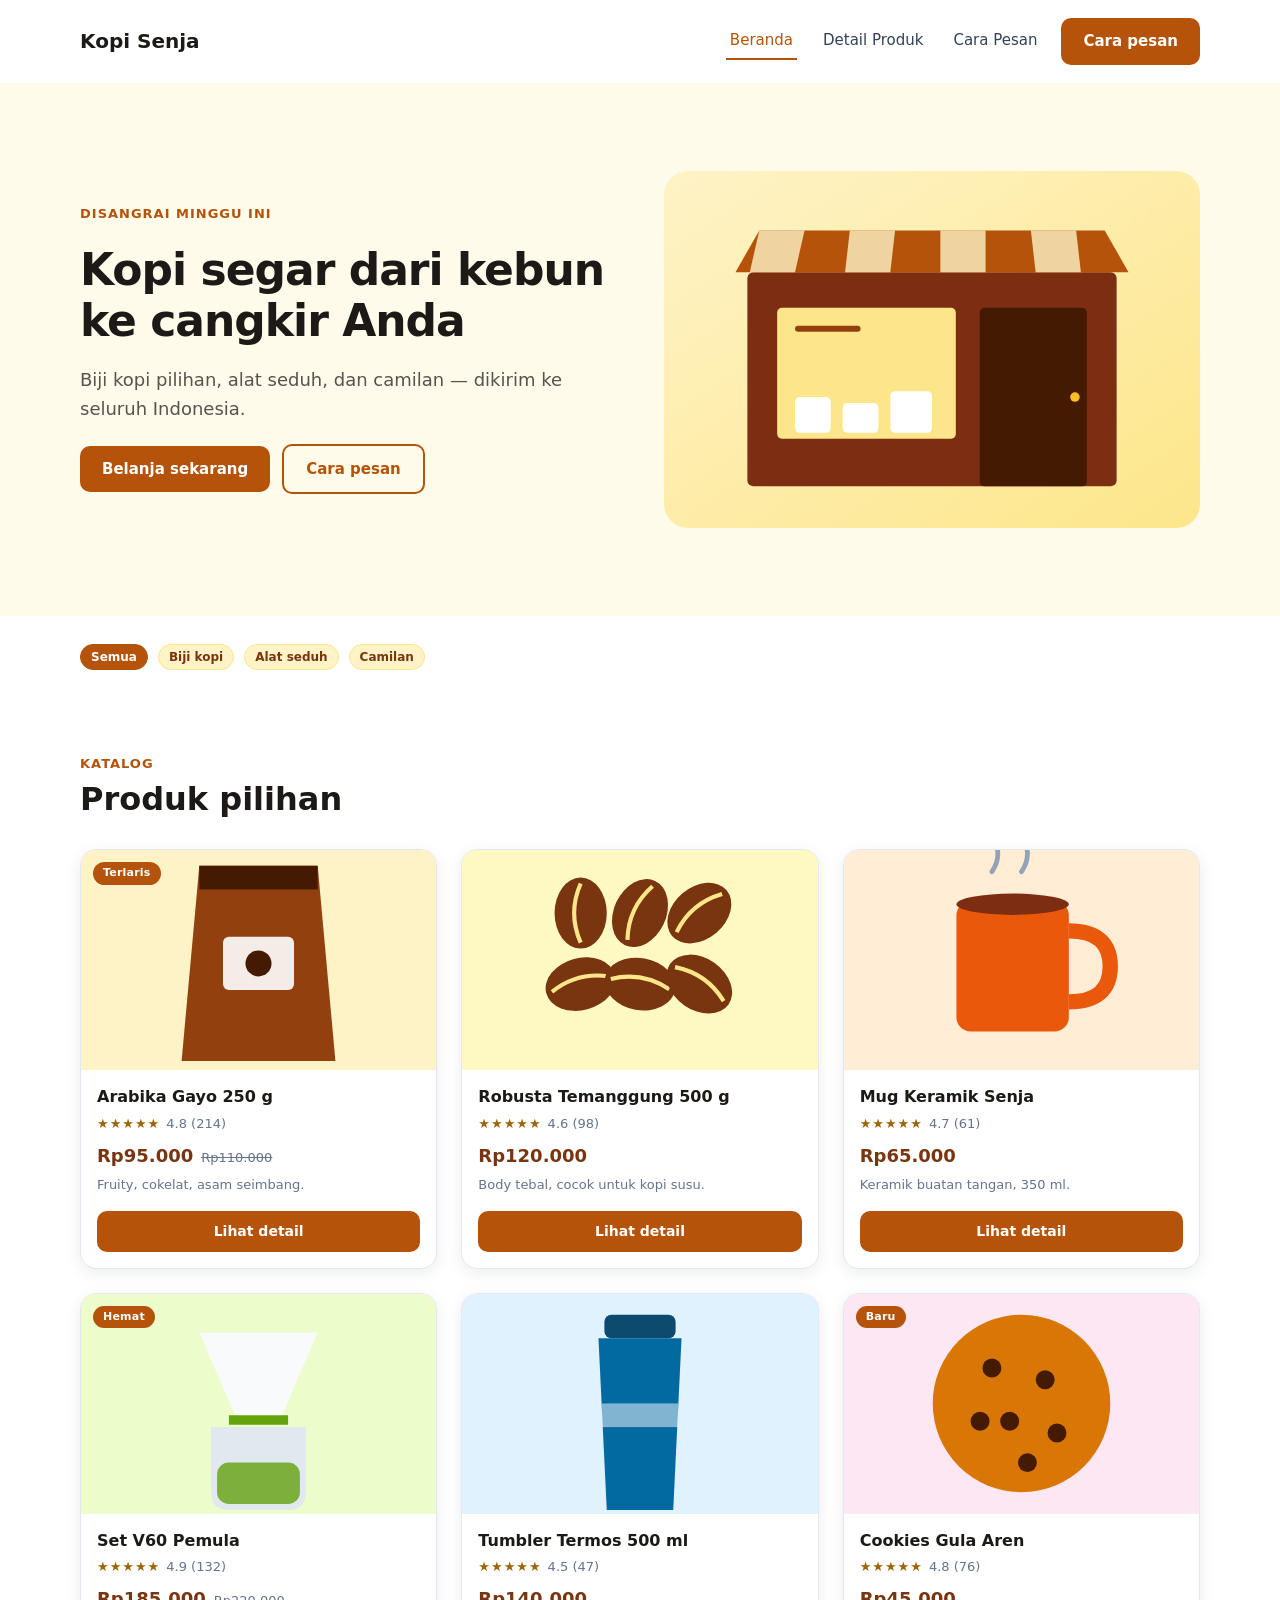
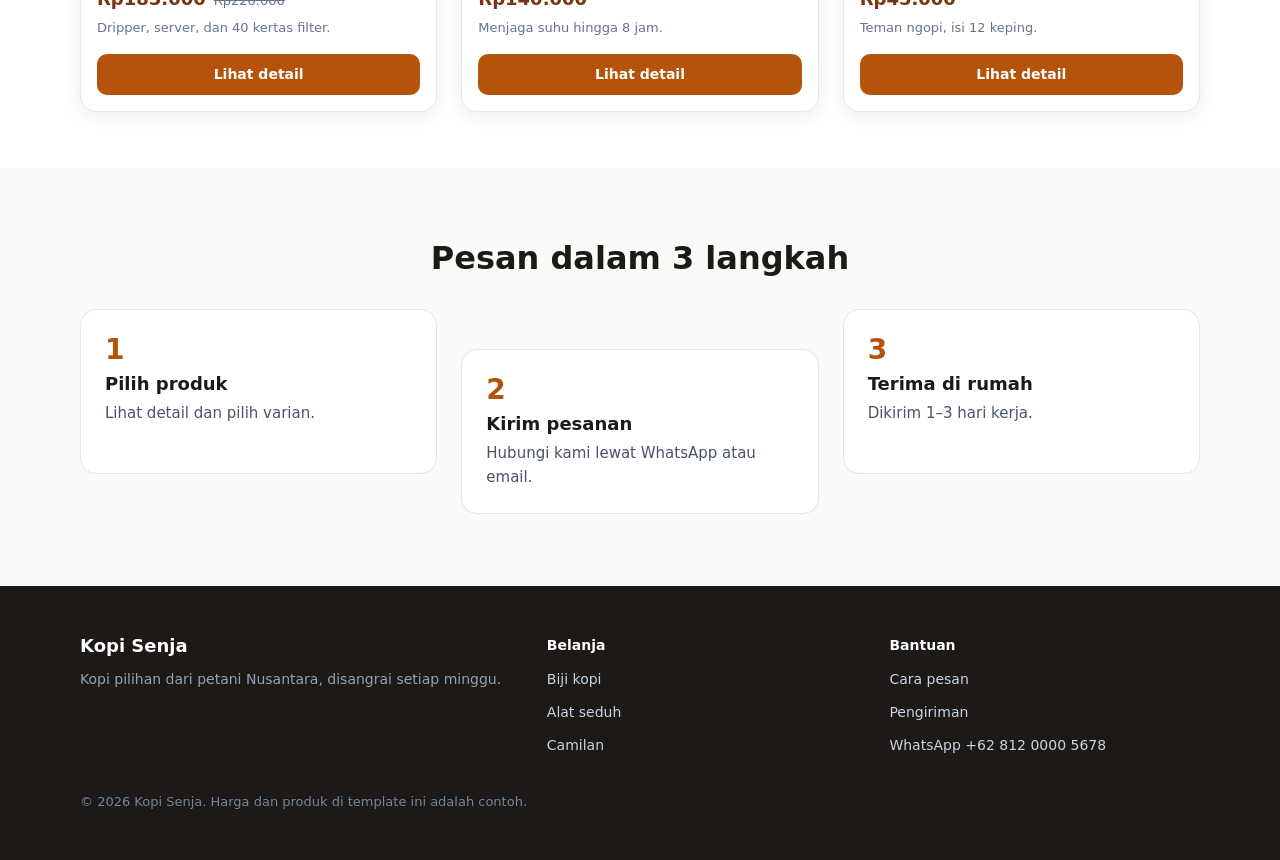
<file: index.html>
<!DOCTYPE html>
<html lang="id">
<head>
  <meta charset="UTF-8" />
  <meta name="viewport" content="width=device-width, initial-scale=1.0" />
  <title>Beranda — Toko Online — Kopi Senja</title>
  <meta name="description" content="Biji kopi pilihan, alat seduh, dan camilan — dikirim ke seluruh Indonesia." />
  <meta name="robots" content="index, follow" />
  <meta property="og:type" content="website" />
  <meta property="og:site_name" content="Toko Online — Kopi Senja" />
  <meta property="og:locale" content="id_ID" />
  <meta property="og:title" content="Beranda — Toko Online — Kopi Senja" />
  <meta property="og:description" content="Biji kopi pilihan, alat seduh, dan camilan — dikirim ke seluruh Indonesia." />
  <meta name="twitter:card" content="summary" />
  <link rel="icon" href="assets/favicon.svg" type="image/svg+xml" />
  <link rel="stylesheet" href="assets/global.css" />
  <link rel="stylesheet" href="assets/index.css" />
  <script>(function () {
  var P = "data:image/svg+xml,%3Csvg%20xmlns%3D%22http%3A%2F%2Fwww.w3.org%2F2000%2Fsvg%22%20viewBox%3D%220%200%20400%20300%22%20preserveAspectRatio%3D%22xMidYMid%20meet%22%3E%3Crect%20width%3D%22400%22%20height%3D%22300%22%20fill%3D%22%23eef1f5%22%2F%3E%3Cg%20fill%3D%22none%22%20stroke%3D%22%2394a3b8%22%20stroke-width%3D%226%22%20stroke-linejoin%3D%22round%22%3E%3Crect%20x%3D%22158%22%20y%3D%22114%22%20width%3D%2284%22%20height%3D%2272%22%20rx%3D%229%22%2F%3E%3C%2Fg%3E%3Cpath%20d%3D%22M161%20183%20L186%20152%20L203%20170%20L215%20158%20L239%20183%20Z%22%20fill%3D%22%2394a3b8%22%2F%3E%3Ccircle%20cx%3D%22219%22%20cy%3D%22134%22%20r%3D%228%22%20fill%3D%22%2394a3b8%22%2F%3E%3C%2Fsvg%3E";
  function fix(img) {
    if (img.getAttribute("src") === P) return;
    img.removeAttribute("srcset");
    img.setAttribute("data-img-placeholder", "");
    img.style.backgroundColor = "#eef1f5";
    img.src = P;
  }
  function scan(root) {
    var list = root.querySelectorAll ? root.querySelectorAll("img") : [];
    for (var i = 0; i < list.length; i++) if (!list[i].getAttribute("src")) fix(list[i]);
    if (root.tagName === "IMG" && !root.getAttribute("src")) fix(root);
  }
  document.addEventListener("error", function (e) {
    var t = e.target;
    if (t && t.tagName === "IMG") fix(t);
  }, true);
  function start() {
    scan(document);
    if (!window.MutationObserver) return;
    new MutationObserver(function (records) {
      for (var i = 0; i < records.length; i++) {
        var r = records[i];
        if (r.type === "attributes") {
          if (r.target.tagName === "IMG" && !r.target.getAttribute("src")) fix(r.target);
          else if (r.target.tagName === "IMG" && r.target.getAttribute("src") !== P) {
            r.target.removeAttribute("data-img-placeholder");
            r.target.style.backgroundColor = "";
          }
        } else for (var j = 0; j < r.addedNodes.length; j++) if (r.addedNodes[j].nodeType === 1) scan(r.addedNodes[j]);
      }
    }).observe(document.documentElement, { subtree: true, childList: true, attributes: true, attributeFilter: ["src"] });
  }
  if (document.readyState === "loading") document.addEventListener("DOMContentLoaded", start);
  else start();
})();</script>
</head>
<body>
  <a class="owd-skip" href="#konten">Lewati ke konten</a>
  <main id="konten" class="page-beranda">
    <header class="page-beranda__box-1">
      <div class="page-beranda__box-2">
        <h4 class="page-beranda__text-1">Kopi Senja</h4>
        <div class="page-beranda__box-3">
          <nav class="page-beranda__menu-1" aria-label="Navigasi">
            <input class="page-beranda__menu-1__toggle" type="checkbox" id="page-beranda__menu-1-toggle" aria-label="Buka menu" />
            <label class="page-beranda__menu-1__burger" for="page-beranda__menu-1-toggle" aria-hidden="true">
              <span></span>
              <span></span>
              <span></span>
            </label>
            <ul class="page-beranda__menu-1__list">
              <li class="page-beranda__menu-1__item">
                <a class="page-beranda__menu-1__link" aria-current="page" href="index.html" data-pm-page="1793705561878-oxe3ofg">Beranda</a>
              </li>
              <li class="page-beranda__menu-1__item">
                <a class="page-beranda__menu-1__link" href="detail-produk.html" data-pm-page="1793705561913-wsg22mt">Detail Produk</a>
              </li>
              <li class="page-beranda__menu-1__item">
                <a class="page-beranda__menu-1__link" href="cara-pesan.html" data-pm-page="1793705561962-ewdbqbz">Cara Pesan</a>
              </li>
            </ul>
          </nav>
          <a href="cara-pesan.html" class="page-beranda__anchor-1">Cara pesan</a>
        </div>
      </div>
    </header>
    <section class="page-beranda__box-4">
      <div class="page-beranda__box-5">
        <div class="page-beranda__box-6">
          <p class="page-beranda__text-2">Disangrai minggu ini</p>
          <h1 class="page-beranda__text-3">Kopi segar dari kebun ke cangkir Anda</h1>
          <p class="page-beranda__text-4">Biji kopi pilihan, alat seduh, dan camilan — dikirim ke seluruh Indonesia.</p>
          <div class="page-beranda__box-7">
            <a href="#katalog" class="page-beranda__anchor-2">Belanja sekarang</a>
            <a href="cara-pesan.html" class="page-beranda__anchor-3">Cara pesan</a>
          </div>
        </div>
        <div class="page-beranda__box-8">
          <div class="page-beranda__image-1-wrapper">
            <img class="page-beranda__image-1" src="[data-uri]" alt="Ilustrasi kedai kopi" width="800" height="533" decoding="async" />
          </div>
        </div>
      </div>
    </section>
    <section class="page-beranda__box-9">
      <div class="page-beranda__box-10">
        <div class="page-beranda__box-11" data-filter="produk">
          <span class="page-beranda__badge-1" data-chip="" aria-pressed="true" role="button" tabindex="0">Semua</span>
          <span class="page-beranda__badge-2" data-chip="Biji kopi" aria-pressed="false" role="button" tabindex="0">Biji kopi</span>
          <span class="page-beranda__badge-3" data-chip="Alat seduh" aria-pressed="false" role="button" tabindex="0">Alat seduh</span>
          <span class="page-beranda__badge-4" data-chip="Camilan" aria-pressed="false" role="button" tabindex="0">Camilan</span>
        </div>
      </div>
    </section>
    <section class="page-beranda__box-12" id="katalog">
      <div class="page-beranda__box-13">
        <p class="page-beranda__text-5">Katalog</p>
        <h2 class="page-beranda__text-6">Produk pilihan</h2>
      </div>
      <div class="page-beranda__box-14" data-collection="produk">
        <div class="page-beranda__box-15" data-category="Biji kopi">
          <article class="page-beranda__product-card-1">
            <img class="page-beranda__product-card-1__image" src="[data-uri]" alt="Arabika Gayo 250 g" width="280" height="220" loading="lazy" decoding="async" />
            <span class="page-beranda__product-card-1__badge">Terlaris</span>
            <div class="page-beranda__product-card-1__body">
              <h3 class="page-beranda__product-card-1__name">Arabika Gayo 250 g</h3>
              <p class="page-beranda__product-card-1__rating">
                <span class="page-beranda__product-card-1__stars" aria-hidden="true">★★★★★</span>
                <span>4.8 (214)</span>
              </p>
              <p class="page-beranda__product-card-1__price">
                <span class="page-beranda__product-card-1__now">Rp95.000</span>
                <s class="page-beranda__product-card-1__was">Rp110.000</s>
              </p>
              <p class="page-beranda__product-card-1__text">Fruity, cokelat, asam seimbang.</p>
              <span class="page-beranda__product-card-1__spacer"></span>
              <a class="page-beranda__product-card-1__cta" href="produk/arabika-gayo-250-g.html">Lihat detail</a>
            </div>
          </article>
        </div>
        <div class="page-beranda__box-16" data-category="Biji kopi">
          <article class="page-beranda__product-card-2">
            <img class="page-beranda__product-card-2__image" src="[data-uri]" alt="Robusta Temanggung 500 g" width="280" height="220" loading="lazy" decoding="async" />
            <div class="page-beranda__product-card-2__body">
              <h3 class="page-beranda__product-card-2__name">Robusta Temanggung 500 g</h3>
              <p class="page-beranda__product-card-2__rating">
                <span class="page-beranda__product-card-2__stars" aria-hidden="true">★★★★★</span>
                <span>4.6 (98)</span>
              </p>
              <p class="page-beranda__product-card-2__price">
                <span class="page-beranda__product-card-2__now">Rp120.000</span>
              </p>
              <p class="page-beranda__product-card-2__text">Body tebal, cocok untuk kopi susu.</p>
              <span class="page-beranda__product-card-2__spacer"></span>
              <a class="page-beranda__product-card-2__cta" href="produk/robusta-temanggung-500-g.html">Lihat detail</a>
            </div>
          </article>
        </div>
        <div class="page-beranda__box-17" data-category="Alat seduh">
          <article class="page-beranda__product-card-3">
            <img class="page-beranda__product-card-3__image" src="[data-uri]" alt="Mug Keramik Senja" width="280" height="220" loading="lazy" decoding="async" />
            <div class="page-beranda__product-card-3__body">
              <h3 class="page-beranda__product-card-3__name">Mug Keramik Senja</h3>
              <p class="page-beranda__product-card-3__rating">
                <span class="page-beranda__product-card-3__stars" aria-hidden="true">★★★★★</span>
                <span>4.7 (61)</span>
              </p>
              <p class="page-beranda__product-card-3__price">
                <span class="page-beranda__product-card-3__now">Rp65.000</span>
              </p>
              <p class="page-beranda__product-card-3__text">Keramik buatan tangan, 350 ml.</p>
              <span class="page-beranda__product-card-3__spacer"></span>
              <a class="page-beranda__product-card-3__cta" href="produk/mug-keramik-senja.html">Lihat detail</a>
            </div>
          </article>
        </div>
        <div class="page-beranda__box-18" data-category="Alat seduh">
          <article class="page-beranda__product-card-4">
            <img class="page-beranda__product-card-4__image" src="[data-uri]" alt="Set V60 Pemula" width="280" height="220" loading="lazy" decoding="async" />
            <span class="page-beranda__product-card-4__badge">Hemat</span>
            <div class="page-beranda__product-card-4__body">
              <h3 class="page-beranda__product-card-4__name">Set V60 Pemula</h3>
              <p class="page-beranda__product-card-4__rating">
                <span class="page-beranda__product-card-4__stars" aria-hidden="true">★★★★★</span>
                <span>4.9 (132)</span>
              </p>
              <p class="page-beranda__product-card-4__price">
                <span class="page-beranda__product-card-4__now">Rp185.000</span>
                <s class="page-beranda__product-card-4__was">Rp220.000</s>
              </p>
              <p class="page-beranda__product-card-4__text">Dripper, server, dan 40 kertas filter.</p>
              <span class="page-beranda__product-card-4__spacer"></span>
              <a class="page-beranda__product-card-4__cta" href="produk/set-v60-pemula.html">Lihat detail</a>
            </div>
          </article>
        </div>
        <div class="page-beranda__box-19" data-category="Alat seduh">
          <article class="page-beranda__product-card-5">
            <img class="page-beranda__product-card-5__image" src="[data-uri]" alt="Tumbler Termos 500 ml" width="280" height="220" loading="lazy" decoding="async" />
            <div class="page-beranda__product-card-5__body">
              <h3 class="page-beranda__product-card-5__name">Tumbler Termos 500 ml</h3>
              <p class="page-beranda__product-card-5__rating">
                <span class="page-beranda__product-card-5__stars" aria-hidden="true">★★★★★</span>
                <span>4.5 (47)</span>
              </p>
              <p class="page-beranda__product-card-5__price">
                <span class="page-beranda__product-card-5__now">Rp140.000</span>
              </p>
              <p class="page-beranda__product-card-5__text">Menjaga suhu hingga 8 jam.</p>
              <span class="page-beranda__product-card-5__spacer"></span>
              <a class="page-beranda__product-card-5__cta" href="produk/tumbler-termos-500-ml.html">Lihat detail</a>
            </div>
          </article>
        </div>
        <div class="page-beranda__box-20" data-category="Camilan">
          <article class="page-beranda__product-card-6">
            <img class="page-beranda__product-card-6__image" src="[data-uri]" alt="Cookies Gula Aren" width="280" height="220" loading="lazy" decoding="async" />
            <span class="page-beranda__product-card-6__badge">Baru</span>
            <div class="page-beranda__product-card-6__body">
              <h3 class="page-beranda__product-card-6__name">Cookies Gula Aren</h3>
              <p class="page-beranda__product-card-6__rating">
                <span class="page-beranda__product-card-6__stars" aria-hidden="true">★★★★★</span>
                <span>4.8 (76)</span>
              </p>
              <p class="page-beranda__product-card-6__price">
                <span class="page-beranda__product-card-6__now">Rp45.000</span>
              </p>
              <p class="page-beranda__product-card-6__text">Teman ngopi, isi 12 keping.</p>
              <span class="page-beranda__product-card-6__spacer"></span>
              <a class="page-beranda__product-card-6__cta" href="produk/cookies-gula-aren.html">Lihat detail</a>
            </div>
          </article>
        </div>
      </div>
    </section>
    <section class="page-beranda__box-21">
      <div class="page-beranda__box-22">
        <h2 class="page-beranda__text-7">Pesan dalam 3 langkah</h2>
      </div>
      <div class="page-beranda__box-23">
        <div class="page-beranda__box-24">
          <h3 class="page-beranda__text-8">1</h3>
          <h3 class="page-beranda__text-9">Pilih produk</h3>
          <p class="page-beranda__text-10">Lihat detail dan pilih varian.</p>
        </div>
        <div class="page-beranda__box-25">
          <h3 class="page-beranda__text-11">2</h3>
          <h3 class="page-beranda__text-12">Kirim pesanan</h3>
          <p class="page-beranda__text-13">Hubungi kami lewat WhatsApp atau email.</p>
        </div>
        <div class="page-beranda__box-26">
          <h3 class="page-beranda__text-14">3</h3>
          <h3 class="page-beranda__text-15">Terima di rumah</h3>
          <p class="page-beranda__text-16">Dikirim 1–3 hari kerja.</p>
        </div>
      </div>
    </section>
    <footer class="page-beranda__box-27">
      <div class="page-beranda__box-28">
        <div class="page-beranda__box-29">
          <h4 class="page-beranda__text-17">Kopi Senja</h4>
          <p class="page-beranda__text-18">Kopi pilihan dari petani Nusantara, disangrai setiap minggu.</p>
        </div>
        <div class="page-beranda__box-30">
          <p class="page-beranda__text-19">Belanja</p>
          <ul class="page-beranda__list-1">
            <li>Biji kopi</li>
            <li>Alat seduh</li>
            <li>Camilan</li>
          </ul>
        </div>
        <div class="page-beranda__box-31">
          <p class="page-beranda__text-20">Bantuan</p>
          <ul class="page-beranda__list-2">
            <li>Cara pesan</li>
            <li>Pengiriman</li>
            <li>WhatsApp +62 812 0000 5678</li>
          </ul>
        </div>
      </div>
      <div class="page-beranda__box-32">
        <p class="page-beranda__text-21">© 2026 Kopi Senja. Harga dan produk di template ini adalah contoh.</p>
      </div>
    </footer>
  </main>
  <script src="assets/index.js"></script>
</body>
</html>
</file>
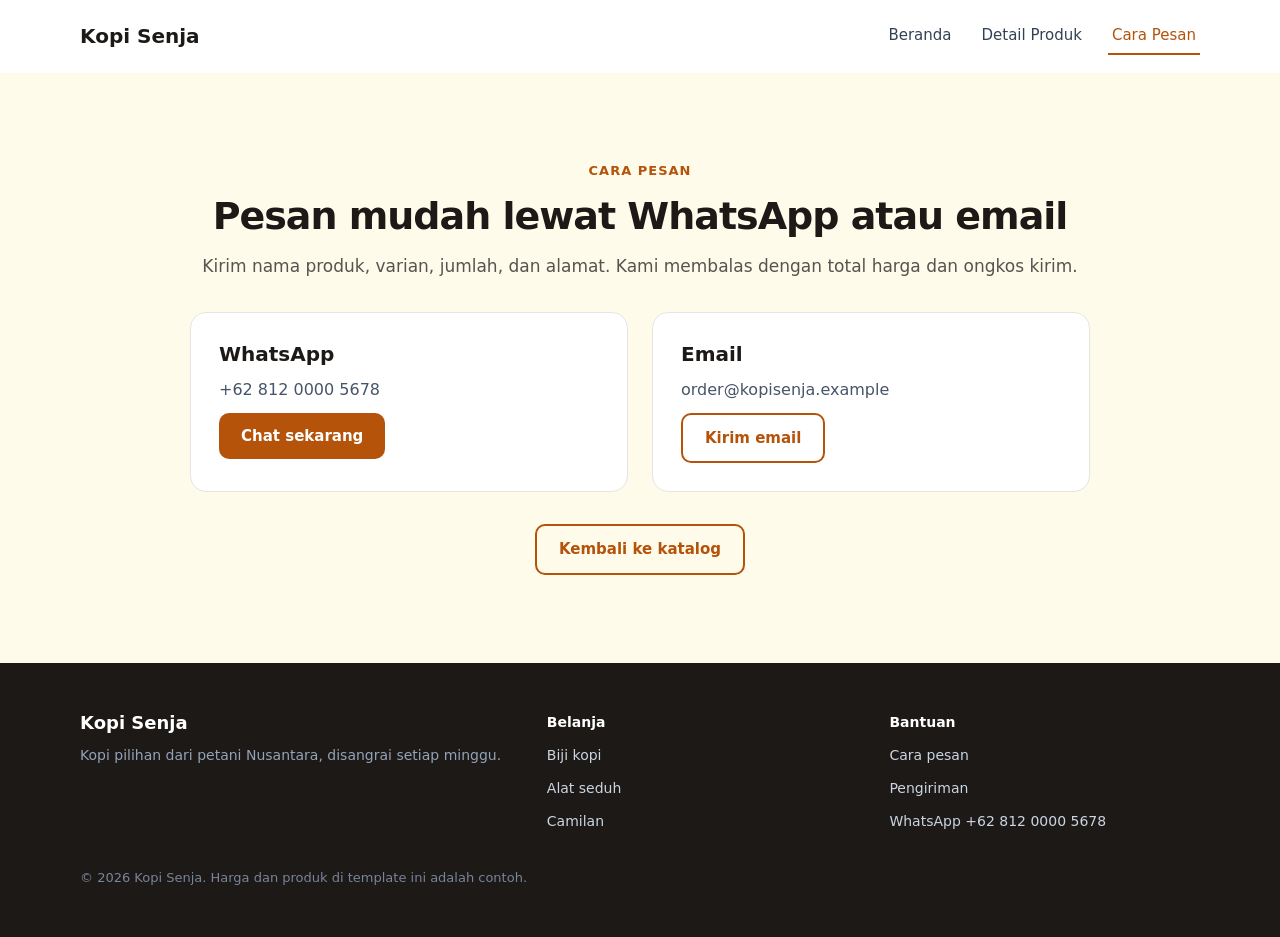
<file: cara-pesan.html>
<!DOCTYPE html>
<html lang="id">
<head>
  <meta charset="UTF-8" />
  <meta name="viewport" content="width=device-width, initial-scale=1.0" />
  <title>Cara Pesan — Toko Online — Kopi Senja</title>
  <meta name="description" content="Kirim nama produk, varian, jumlah, dan alamat. Kami membalas dengan total harga dan ongkos kirim." />
  <meta name="robots" content="index, follow" />
  <meta property="og:type" content="website" />
  <meta property="og:site_name" content="Toko Online — Kopi Senja" />
  <meta property="og:locale" content="id_ID" />
  <meta property="og:title" content="Cara Pesan — Toko Online — Kopi Senja" />
  <meta property="og:description" content="Kirim nama produk, varian, jumlah, dan alamat. Kami membalas dengan total harga dan ongkos kirim." />
  <meta name="twitter:card" content="summary" />
  <link rel="icon" href="assets/favicon.svg" type="image/svg+xml" />
  <link rel="stylesheet" href="assets/global.css" />
  <link rel="stylesheet" href="assets/cara-pesan.css" />
  <script>(function () {
  var P = "data:image/svg+xml,%3Csvg%20xmlns%3D%22http%3A%2F%2Fwww.w3.org%2F2000%2Fsvg%22%20viewBox%3D%220%200%20400%20300%22%20preserveAspectRatio%3D%22xMidYMid%20meet%22%3E%3Crect%20width%3D%22400%22%20height%3D%22300%22%20fill%3D%22%23eef1f5%22%2F%3E%3Cg%20fill%3D%22none%22%20stroke%3D%22%2394a3b8%22%20stroke-width%3D%226%22%20stroke-linejoin%3D%22round%22%3E%3Crect%20x%3D%22158%22%20y%3D%22114%22%20width%3D%2284%22%20height%3D%2272%22%20rx%3D%229%22%2F%3E%3C%2Fg%3E%3Cpath%20d%3D%22M161%20183%20L186%20152%20L203%20170%20L215%20158%20L239%20183%20Z%22%20fill%3D%22%2394a3b8%22%2F%3E%3Ccircle%20cx%3D%22219%22%20cy%3D%22134%22%20r%3D%228%22%20fill%3D%22%2394a3b8%22%2F%3E%3C%2Fsvg%3E";
  function fix(img) {
    if (img.getAttribute("src") === P) return;
    img.removeAttribute("srcset");
    img.setAttribute("data-img-placeholder", "");
    img.style.backgroundColor = "#eef1f5";
    img.src = P;
  }
  function scan(root) {
    var list = root.querySelectorAll ? root.querySelectorAll("img") : [];
    for (var i = 0; i < list.length; i++) if (!list[i].getAttribute("src")) fix(list[i]);
    if (root.tagName === "IMG" && !root.getAttribute("src")) fix(root);
  }
  document.addEventListener("error", function (e) {
    var t = e.target;
    if (t && t.tagName === "IMG") fix(t);
  }, true);
  function start() {
    scan(document);
    if (!window.MutationObserver) return;
    new MutationObserver(function (records) {
      for (var i = 0; i < records.length; i++) {
        var r = records[i];
        if (r.type === "attributes") {
          if (r.target.tagName === "IMG" && !r.target.getAttribute("src")) fix(r.target);
          else if (r.target.tagName === "IMG" && r.target.getAttribute("src") !== P) {
            r.target.removeAttribute("data-img-placeholder");
            r.target.style.backgroundColor = "";
          }
        } else for (var j = 0; j < r.addedNodes.length; j++) if (r.addedNodes[j].nodeType === 1) scan(r.addedNodes[j]);
      }
    }).observe(document.documentElement, { subtree: true, childList: true, attributes: true, attributeFilter: ["src"] });
  }
  if (document.readyState === "loading") document.addEventListener("DOMContentLoaded", start);
  else start();
})();</script>
</head>
<body>
  <a class="owd-skip" href="#konten">Lewati ke konten</a>
  <main id="konten" class="page-cara-pesan">
    <header class="page-cara-pesan__box-1">
      <div class="page-cara-pesan__box-2">
        <h4 class="page-cara-pesan__text-1">Kopi Senja</h4>
        <div class="page-cara-pesan__box-3">
          <nav class="page-cara-pesan__menu-1" aria-label="Navigasi">
            <input class="page-cara-pesan__menu-1__toggle" type="checkbox" id="page-cara-pesan__menu-1-toggle" aria-label="Buka menu" />
            <label class="page-cara-pesan__menu-1__burger" for="page-cara-pesan__menu-1-toggle" aria-hidden="true">
              <span></span>
              <span></span>
              <span></span>
            </label>
            <ul class="page-cara-pesan__menu-1__list">
              <li class="page-cara-pesan__menu-1__item">
                <a class="page-cara-pesan__menu-1__link" href="index.html" data-pm-page="1793705561878-oxe3ofg">Beranda</a>
              </li>
              <li class="page-cara-pesan__menu-1__item">
                <a class="page-cara-pesan__menu-1__link" href="detail-produk.html" data-pm-page="1793705561913-wsg22mt">Detail Produk</a>
              </li>
              <li class="page-cara-pesan__menu-1__item">
                <a class="page-cara-pesan__menu-1__link" aria-current="page" href="cara-pesan.html" data-pm-page="1793705561962-ewdbqbz">Cara Pesan</a>
              </li>
            </ul>
          </nav>
        </div>
      </div>
    </header>
    <section class="page-cara-pesan__box-4">
      <div class="page-cara-pesan__box-5">
        <p class="page-cara-pesan__text-2">Cara pesan</p>
        <h1 class="page-cara-pesan__text-3">Pesan mudah lewat WhatsApp atau email</h1>
        <p class="page-cara-pesan__text-4">Kirim nama produk, varian, jumlah, dan alamat. Kami membalas dengan total harga dan ongkos kirim.</p>
      </div>
      <div class="page-cara-pesan__box-6">
        <div class="page-cara-pesan__box-7">
          <h3 class="page-cara-pesan__text-5">WhatsApp</h3>
          <p class="page-cara-pesan__text-6">+62 812 0000 5678</p>
          <a href="https://wa.me/6281200005678" class="page-cara-pesan__anchor-1">Chat sekarang</a>
        </div>
        <div class="page-cara-pesan__box-8">
          <h3 class="page-cara-pesan__text-7">Email</h3>
          <p class="page-cara-pesan__text-8">order&#64;kopisenja.example</p>
          <a href="mailto:order&#64;kopisenja.example" class="page-cara-pesan__anchor-2">Kirim email</a>
        </div>
      </div>
      <div class="page-cara-pesan__box-9">
        <a href="index.html" class="page-cara-pesan__anchor-3">Kembali ke katalog</a>
      </div>
    </section>
    <footer class="page-cara-pesan__box-10">
      <div class="page-cara-pesan__box-11">
        <div class="page-cara-pesan__box-12">
          <h4 class="page-cara-pesan__text-9">Kopi Senja</h4>
          <p class="page-cara-pesan__text-10">Kopi pilihan dari petani Nusantara, disangrai setiap minggu.</p>
        </div>
        <div class="page-cara-pesan__box-13">
          <p class="page-cara-pesan__text-11">Belanja</p>
          <ul class="page-cara-pesan__list-1">
            <li>Biji kopi</li>
            <li>Alat seduh</li>
            <li>Camilan</li>
          </ul>
        </div>
        <div class="page-cara-pesan__box-14">
          <p class="page-cara-pesan__text-12">Bantuan</p>
          <ul class="page-cara-pesan__list-2">
            <li>Cara pesan</li>
            <li>Pengiriman</li>
            <li>WhatsApp +62 812 0000 5678</li>
          </ul>
        </div>
      </div>
      <div class="page-cara-pesan__box-15">
        <p class="page-cara-pesan__text-13">© 2026 Kopi Senja. Harga dan produk di template ini adalah contoh.</p>
      </div>
    </footer>
  </main>
</body>
</html>
</file>
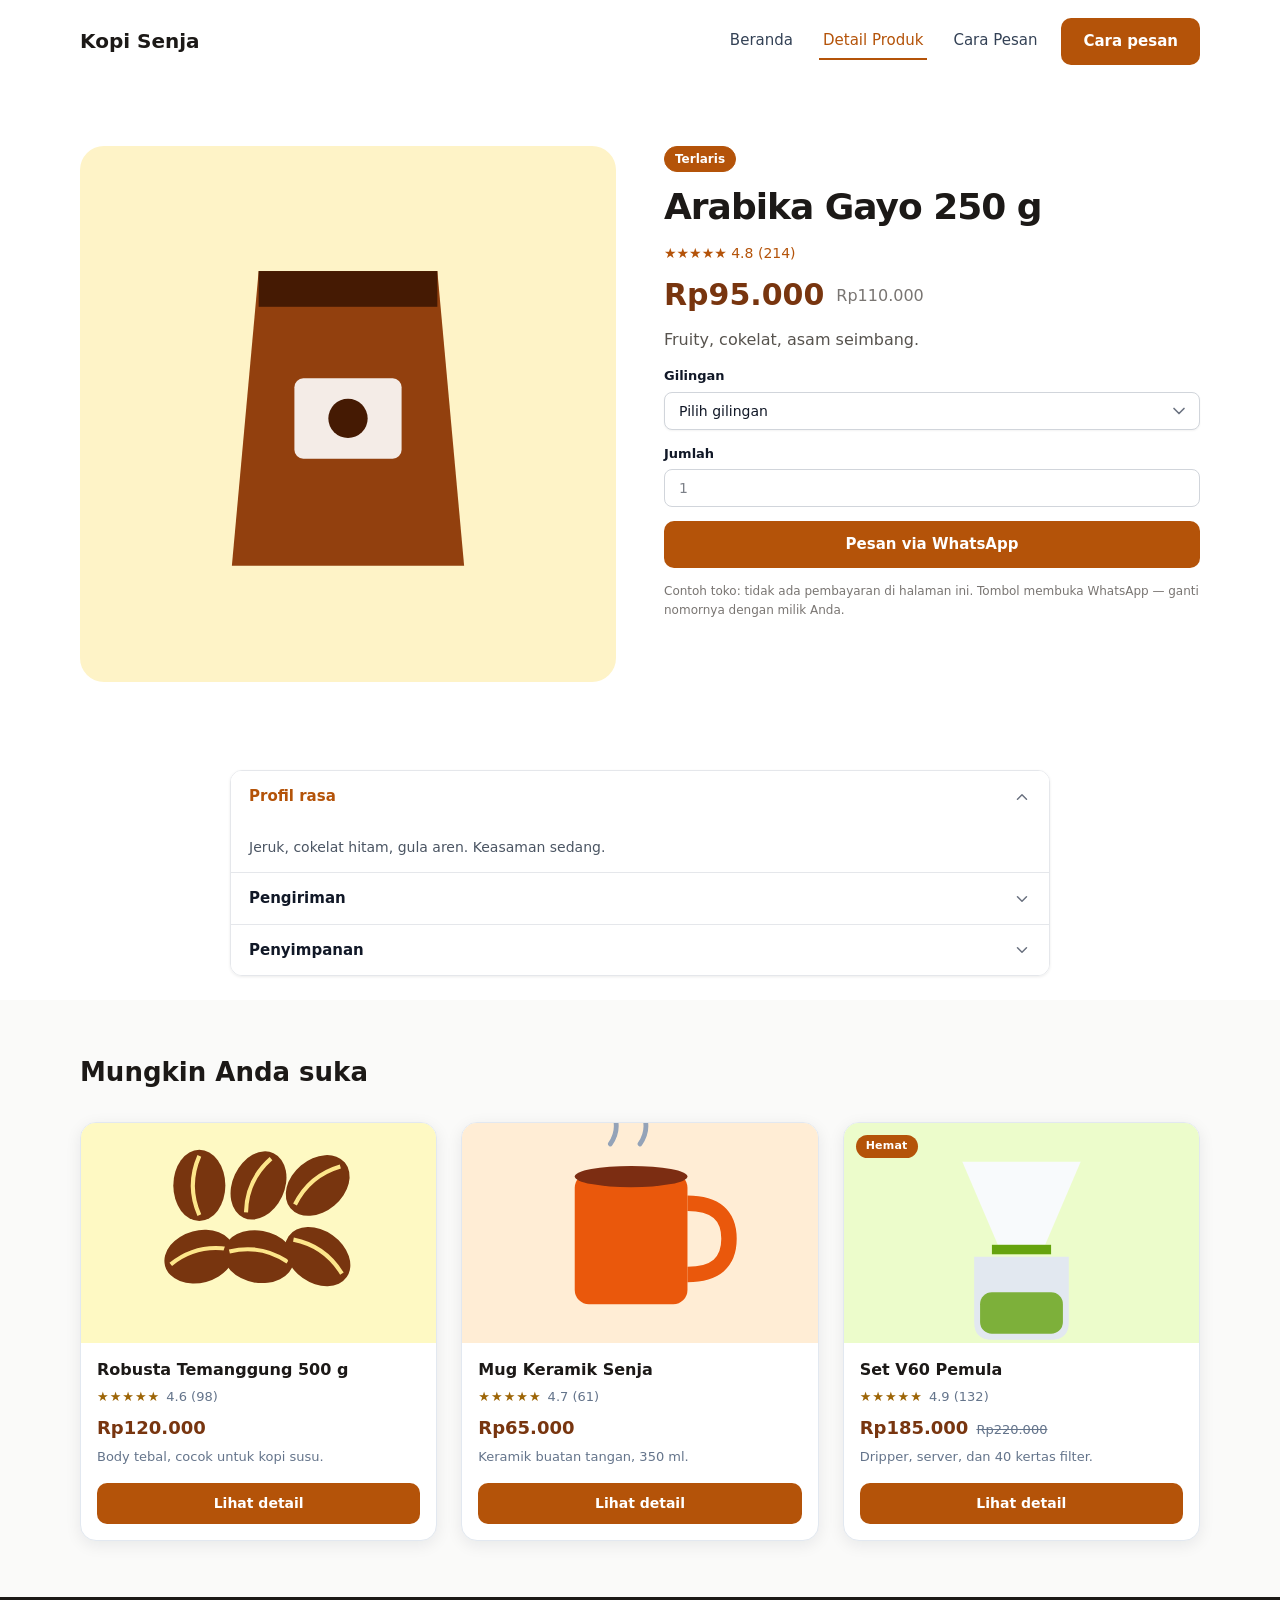
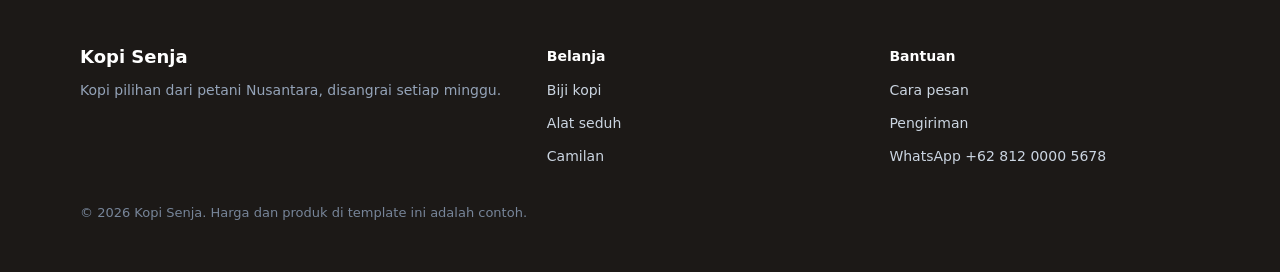
<file: detail-produk.html>
<!DOCTYPE html>
<html lang="id">
<head>
  <meta charset="UTF-8" />
  <meta name="viewport" content="width=device-width, initial-scale=1.0" />
  <title>Detail Produk — Toko Online — Kopi Senja</title>
  <meta name="description" content="Contoh toko: tidak ada pembayaran di halaman ini. Tombol membuka WhatsApp — ganti nomornya dengan milik Anda." />
  <meta name="robots" content="index, follow" />
  <meta property="og:type" content="website" />
  <meta property="og:site_name" content="Toko Online — Kopi Senja" />
  <meta property="og:locale" content="id_ID" />
  <meta property="og:title" content="Detail Produk — Toko Online — Kopi Senja" />
  <meta property="og:description" content="Contoh toko: tidak ada pembayaran di halaman ini. Tombol membuka WhatsApp — ganti nomornya dengan milik Anda." />
  <meta name="twitter:card" content="summary" />
  <link rel="icon" href="assets/favicon.svg" type="image/svg+xml" />
  <link rel="stylesheet" href="assets/global.css" />
  <link rel="stylesheet" href="assets/detail-produk.css" />
  <script>(function () {
  var P = "data:image/svg+xml,%3Csvg%20xmlns%3D%22http%3A%2F%2Fwww.w3.org%2F2000%2Fsvg%22%20viewBox%3D%220%200%20400%20300%22%20preserveAspectRatio%3D%22xMidYMid%20meet%22%3E%3Crect%20width%3D%22400%22%20height%3D%22300%22%20fill%3D%22%23eef1f5%22%2F%3E%3Cg%20fill%3D%22none%22%20stroke%3D%22%2394a3b8%22%20stroke-width%3D%226%22%20stroke-linejoin%3D%22round%22%3E%3Crect%20x%3D%22158%22%20y%3D%22114%22%20width%3D%2284%22%20height%3D%2272%22%20rx%3D%229%22%2F%3E%3C%2Fg%3E%3Cpath%20d%3D%22M161%20183%20L186%20152%20L203%20170%20L215%20158%20L239%20183%20Z%22%20fill%3D%22%2394a3b8%22%2F%3E%3Ccircle%20cx%3D%22219%22%20cy%3D%22134%22%20r%3D%228%22%20fill%3D%22%2394a3b8%22%2F%3E%3C%2Fsvg%3E";
  function fix(img) {
    if (img.getAttribute("src") === P) return;
    img.removeAttribute("srcset");
    img.setAttribute("data-img-placeholder", "");
    img.style.backgroundColor = "#eef1f5";
    img.src = P;
  }
  function scan(root) {
    var list = root.querySelectorAll ? root.querySelectorAll("img") : [];
    for (var i = 0; i < list.length; i++) if (!list[i].getAttribute("src")) fix(list[i]);
    if (root.tagName === "IMG" && !root.getAttribute("src")) fix(root);
  }
  document.addEventListener("error", function (e) {
    var t = e.target;
    if (t && t.tagName === "IMG") fix(t);
  }, true);
  function start() {
    scan(document);
    if (!window.MutationObserver) return;
    new MutationObserver(function (records) {
      for (var i = 0; i < records.length; i++) {
        var r = records[i];
        if (r.type === "attributes") {
          if (r.target.tagName === "IMG" && !r.target.getAttribute("src")) fix(r.target);
          else if (r.target.tagName === "IMG" && r.target.getAttribute("src") !== P) {
            r.target.removeAttribute("data-img-placeholder");
            r.target.style.backgroundColor = "";
          }
        } else for (var j = 0; j < r.addedNodes.length; j++) if (r.addedNodes[j].nodeType === 1) scan(r.addedNodes[j]);
      }
    }).observe(document.documentElement, { subtree: true, childList: true, attributes: true, attributeFilter: ["src"] });
  }
  if (document.readyState === "loading") document.addEventListener("DOMContentLoaded", start);
  else start();
})();</script>
</head>
<body>
  <a class="owd-skip" href="#konten">Lewati ke konten</a>
  <main id="konten" class="page-detail-produk">
    <header class="page-detail-produk__box-1">
      <div class="page-detail-produk__box-2">
        <h4 class="page-detail-produk__text-1">Kopi Senja</h4>
        <div class="page-detail-produk__box-3">
          <nav class="page-detail-produk__menu-1" aria-label="Navigasi">
            <input class="page-detail-produk__menu-1__toggle" type="checkbox" id="page-detail-produk__menu-1-toggle" aria-label="Buka menu" />
            <label class="page-detail-produk__menu-1__burger" for="page-detail-produk__menu-1-toggle" aria-hidden="true">
              <span></span>
              <span></span>
              <span></span>
            </label>
            <ul class="page-detail-produk__menu-1__list">
              <li class="page-detail-produk__menu-1__item">
                <a class="page-detail-produk__menu-1__link" href="index.html" data-pm-page="1793705561878-oxe3ofg">Beranda</a>
              </li>
              <li class="page-detail-produk__menu-1__item">
                <a class="page-detail-produk__menu-1__link" aria-current="page" href="detail-produk.html" data-pm-page="1793705561913-wsg22mt">Detail Produk</a>
              </li>
              <li class="page-detail-produk__menu-1__item">
                <a class="page-detail-produk__menu-1__link" href="cara-pesan.html" data-pm-page="1793705561962-ewdbqbz">Cara Pesan</a>
              </li>
            </ul>
          </nav>
          <a href="cara-pesan.html" class="page-detail-produk__anchor-1">Cara pesan</a>
        </div>
      </div>
    </header>
    <section class="page-detail-produk__box-4">
      <div class="page-detail-produk__box-5" data-item="produk">
        <div class="page-detail-produk__box-6">
          <div class="page-detail-produk__image-1-wrapper" data-field="image">
            <img class="page-detail-produk__image-1" src="[data-uri]" alt="Arabika Gayo 250 g" width="800" height="800" decoding="async" />
          </div>
        </div>
        <div class="page-detail-produk__box-7">
          <span class="page-detail-produk__badge-1" data-field="label">Terlaris</span>
          <h1 class="page-detail-produk__text-2" data-field="name">Arabika Gayo 250 g</h1>
          <p class="page-detail-produk__text-3" data-field="rating">★★★★★ 4.8 (214)</p>
          <div class="page-detail-produk__box-8">
            <h2 class="page-detail-produk__text-4" data-field="price">Rp95.000</h2>
            <p class="page-detail-produk__text-5" data-field="compare_price">Rp110.000</p>
          </div>
          <p class="page-detail-produk__text-6" data-field="description">Fruity, cokelat, asam seimbang.</p>
          <div class="page-detail-produk__select-1-wrapper">
            <label class="page-detail-produk__select-1__label" for="page-detail-produk__select-1-id">Gilingan</label>
            <select id="page-detail-produk__select-1-id" class="page-detail-produk__select-1">
              <option value="" disabled selected>Pilih gilingan</option>
              <option value="Biji utuh">Biji utuh</option>
              <option value="Halus (espresso)">Halus (espresso)</option>
              <option value="Sedang (V60)">Sedang (V60)</option>
              <option value="Kasar (French press)">Kasar (French press)</option>
            </select>
          </div>
          <div class="page-detail-produk__input-1-wrapper">
            <label class="page-detail-produk__input-1__label" for="page-detail-produk__input-1-id">Jumlah</label>
            <input id="page-detail-produk__input-1-id" type="number" class="page-detail-produk__input-1" placeholder="1" />
          </div>
          <a href="https://wa.me/6281200005678" class="page-detail-produk__anchor-2">Pesan via WhatsApp</a>
          <p class="page-detail-produk__text-7">Contoh toko: tidak ada pembayaran di halaman ini. Tombol membuka WhatsApp — ganti nomornya dengan milik Anda.</p>
        </div>
      </div>
    </section>
    <section class="page-detail-produk__box-9">
      <div class="page-detail-produk__box-10">
        <div class="page-detail-produk__accordion-1">
          <details class="page-detail-produk__accordion-1__item" name="page-detail-produk__accordion-1-group" open>
            <summary class="page-detail-produk__accordion-1__header">
              <span class="page-detail-produk__accordion-1__title">Profil rasa</span>
              <span class="page-detail-produk__accordion-1__icon" aria-hidden="true"><svg xmlns="http://www.w3.org/2000/svg" width="18" height="18" viewBox="0 0 24 24" fill="none" stroke="currentColor" stroke-width="2" stroke-linecap="round" stroke-linejoin="round"><path d="m6 9 6 6 6-6"/></svg></span>
            </summary>
            <div class="page-detail-produk__accordion-1__content">Jeruk, cokelat hitam, gula aren. Keasaman sedang.</div>
          </details>
          <details class="page-detail-produk__accordion-1__item" name="page-detail-produk__accordion-1-group">
            <summary class="page-detail-produk__accordion-1__header">
              <span class="page-detail-produk__accordion-1__title">Pengiriman</span>
              <span class="page-detail-produk__accordion-1__icon" aria-hidden="true"><svg xmlns="http://www.w3.org/2000/svg" width="18" height="18" viewBox="0 0 24 24" fill="none" stroke="currentColor" stroke-width="2" stroke-linecap="round" stroke-linejoin="round"><path d="m6 9 6 6 6-6"/></svg></span>
            </summary>
            <div class="page-detail-produk__accordion-1__content">Dikirim setiap Senin dan Kamis setelah disangrai.</div>
          </details>
          <details class="page-detail-produk__accordion-1__item" name="page-detail-produk__accordion-1-group">
            <summary class="page-detail-produk__accordion-1__header">
              <span class="page-detail-produk__accordion-1__title">Penyimpanan</span>
              <span class="page-detail-produk__accordion-1__icon" aria-hidden="true"><svg xmlns="http://www.w3.org/2000/svg" width="18" height="18" viewBox="0 0 24 24" fill="none" stroke="currentColor" stroke-width="2" stroke-linecap="round" stroke-linejoin="round"><path d="m6 9 6 6 6-6"/></svg></span>
            </summary>
            <div class="page-detail-produk__accordion-1__content">Simpan di wadah kedap udara, jauh dari sinar matahari.</div>
          </details>
        </div>
      </div>
    </section>
    <section class="page-detail-produk__box-11">
      <div class="page-detail-produk__box-12">
        <h2 class="page-detail-produk__text-8">Mungkin Anda suka</h2>
      </div>
      <div class="page-detail-produk__box-13" data-related="produk" data-limit="3">
        <div class="page-detail-produk__box-14" data-category="Biji kopi">
          <article class="page-detail-produk__product-card-1">
            <img class="page-detail-produk__product-card-1__image" src="[data-uri]" alt="Robusta Temanggung 500 g" width="280" height="220" loading="lazy" decoding="async" />
            <div class="page-detail-produk__product-card-1__body">
              <h3 class="page-detail-produk__product-card-1__name">Robusta Temanggung 500 g</h3>
              <p class="page-detail-produk__product-card-1__rating">
                <span class="page-detail-produk__product-card-1__stars" aria-hidden="true">★★★★★</span>
                <span>4.6 (98)</span>
              </p>
              <p class="page-detail-produk__product-card-1__price">
                <span class="page-detail-produk__product-card-1__now">Rp120.000</span>
              </p>
              <p class="page-detail-produk__product-card-1__text">Body tebal, cocok untuk kopi susu.</p>
              <span class="page-detail-produk__product-card-1__spacer"></span>
              <a class="page-detail-produk__product-card-1__cta" href="produk/robusta-temanggung-500-g.html">Lihat detail</a>
            </div>
          </article>
        </div>
        <div class="page-detail-produk__box-15" data-category="Alat seduh">
          <article class="page-detail-produk__product-card-2">
            <img class="page-detail-produk__product-card-2__image" src="[data-uri]" alt="Mug Keramik Senja" width="280" height="220" loading="lazy" decoding="async" />
            <div class="page-detail-produk__product-card-2__body">
              <h3 class="page-detail-produk__product-card-2__name">Mug Keramik Senja</h3>
              <p class="page-detail-produk__product-card-2__rating">
                <span class="page-detail-produk__product-card-2__stars" aria-hidden="true">★★★★★</span>
                <span>4.7 (61)</span>
              </p>
              <p class="page-detail-produk__product-card-2__price">
                <span class="page-detail-produk__product-card-2__now">Rp65.000</span>
              </p>
              <p class="page-detail-produk__product-card-2__text">Keramik buatan tangan, 350 ml.</p>
              <span class="page-detail-produk__product-card-2__spacer"></span>
              <a class="page-detail-produk__product-card-2__cta" href="produk/mug-keramik-senja.html">Lihat detail</a>
            </div>
          </article>
        </div>
        <div class="page-detail-produk__box-16" data-category="Alat seduh">
          <article class="page-detail-produk__product-card-3">
            <img class="page-detail-produk__product-card-3__image" src="[data-uri]" alt="Set V60 Pemula" width="280" height="220" loading="lazy" decoding="async" />
            <span class="page-detail-produk__product-card-3__badge">Hemat</span>
            <div class="page-detail-produk__product-card-3__body">
              <h3 class="page-detail-produk__product-card-3__name">Set V60 Pemula</h3>
              <p class="page-detail-produk__product-card-3__rating">
                <span class="page-detail-produk__product-card-3__stars" aria-hidden="true">★★★★★</span>
                <span>4.9 (132)</span>
              </p>
              <p class="page-detail-produk__product-card-3__price">
                <span class="page-detail-produk__product-card-3__now">Rp185.000</span>
                <s class="page-detail-produk__product-card-3__was">Rp220.000</s>
              </p>
              <p class="page-detail-produk__product-card-3__text">Dripper, server, dan 40 kertas filter.</p>
              <span class="page-detail-produk__product-card-3__spacer"></span>
              <a class="page-detail-produk__product-card-3__cta" href="produk/set-v60-pemula.html">Lihat detail</a>
            </div>
          </article>
        </div>
      </div>
    </section>
    <footer class="page-detail-produk__box-17">
      <div class="page-detail-produk__box-18">
        <div class="page-detail-produk__box-19">
          <h4 class="page-detail-produk__text-9">Kopi Senja</h4>
          <p class="page-detail-produk__text-10">Kopi pilihan dari petani Nusantara, disangrai setiap minggu.</p>
        </div>
        <div class="page-detail-produk__box-20">
          <p class="page-detail-produk__text-11">Belanja</p>
          <ul class="page-detail-produk__list-1">
            <li>Biji kopi</li>
            <li>Alat seduh</li>
            <li>Camilan</li>
          </ul>
        </div>
        <div class="page-detail-produk__box-21">
          <p class="page-detail-produk__text-12">Bantuan</p>
          <ul class="page-detail-produk__list-2">
            <li>Cara pesan</li>
            <li>Pengiriman</li>
            <li>WhatsApp +62 812 0000 5678</li>
          </ul>
        </div>
      </div>
      <div class="page-detail-produk__box-22">
        <p class="page-detail-produk__text-13">© 2026 Kopi Senja. Harga dan produk di template ini adalah contoh.</p>
      </div>
    </footer>
  </main>
</body>
</html>
</file>
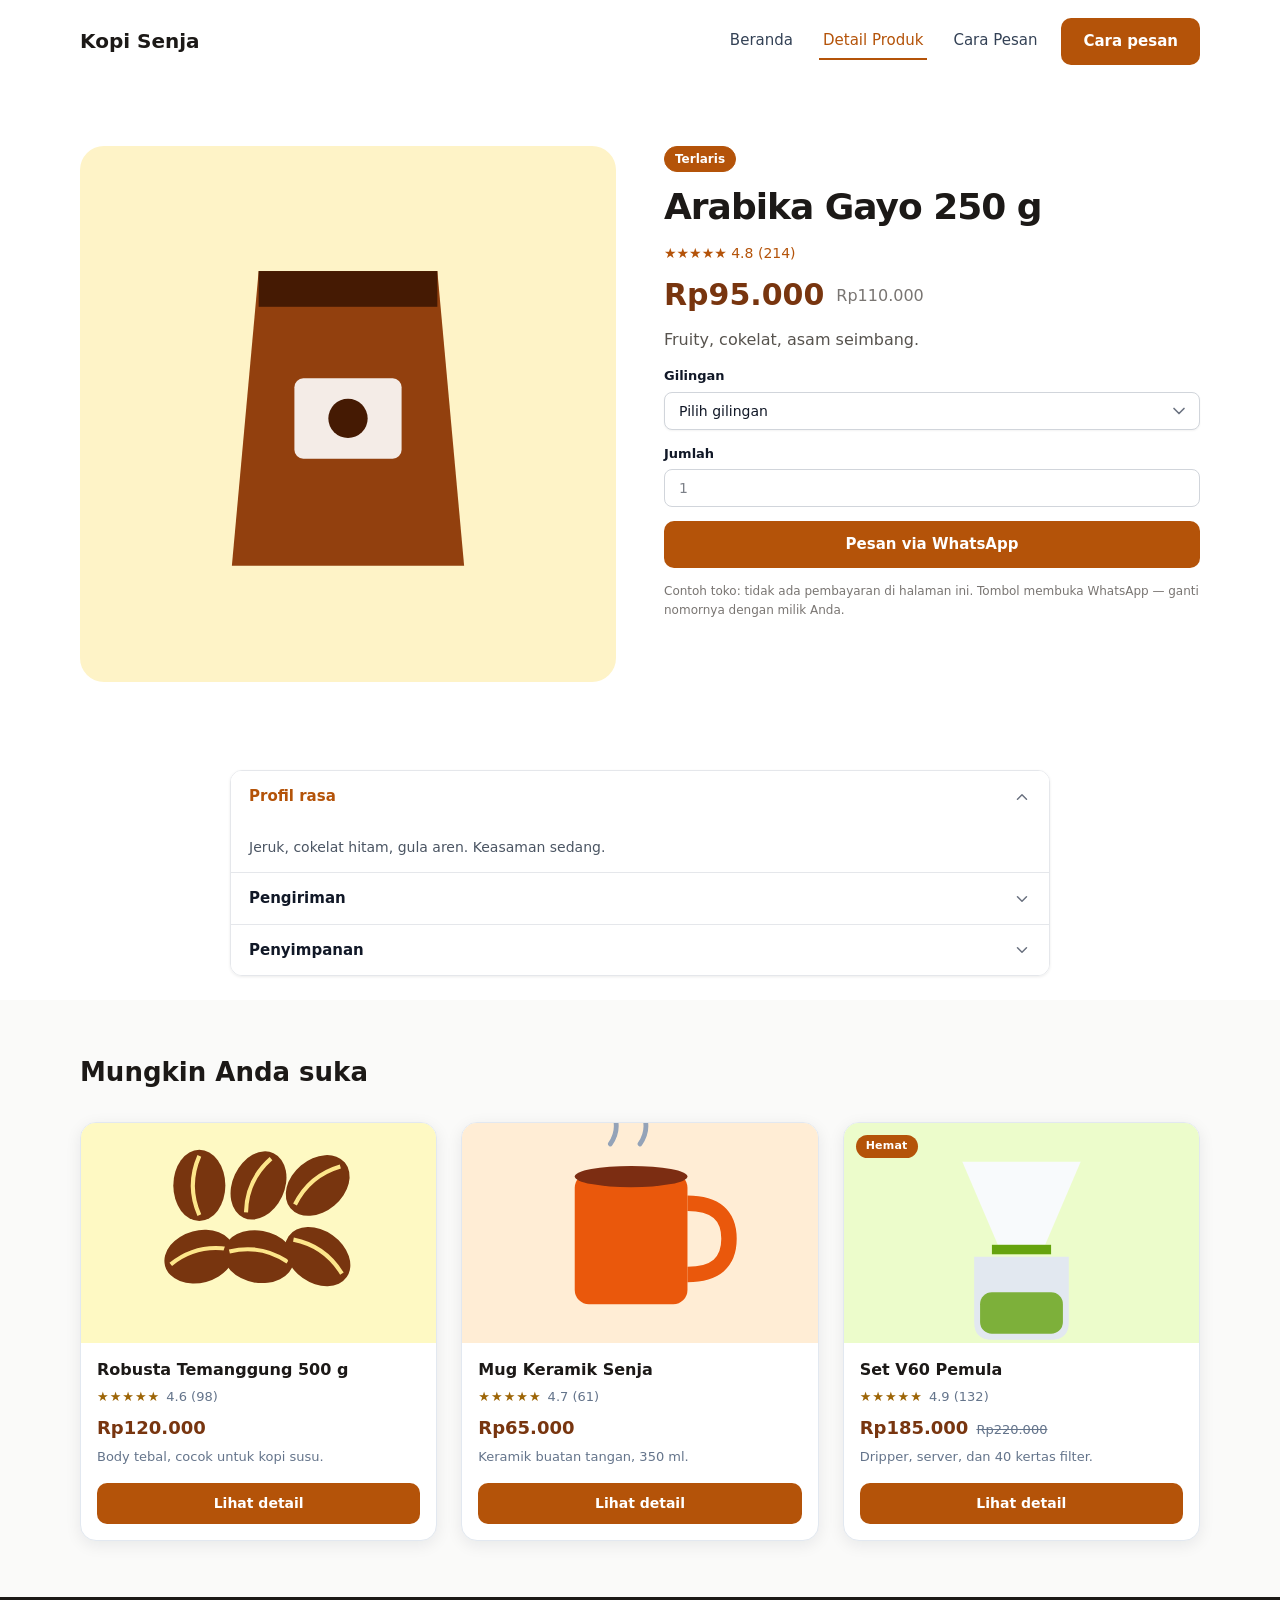
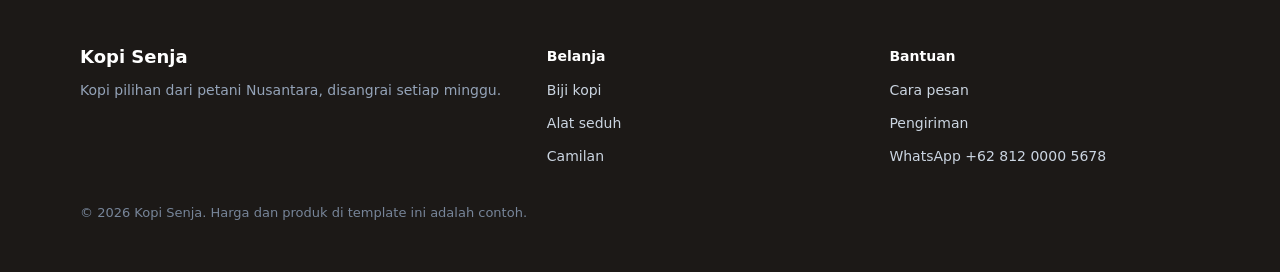
<file: produk/arabika-gayo-250-g.html>
<!DOCTYPE html>
<html lang="id">
<head>
  <base href="../" />
  <meta charset="UTF-8" />
  <meta name="viewport" content="width=device-width, initial-scale=1.0" />
  <title>Arabika Gayo 250 g — Toko Online — Kopi Senja</title>
  <meta name="description" content="Contoh toko: tidak ada pembayaran di halaman ini. Tombol membuka WhatsApp — ganti nomornya dengan milik Anda." />
  <meta name="robots" content="index, follow" />
  <meta property="og:type" content="website" />
  <meta property="og:site_name" content="Toko Online — Kopi Senja" />
  <meta property="og:locale" content="id_ID" />
  <meta property="og:title" content="Detail Produk — Toko Online — Kopi Senja" />
  <meta property="og:description" content="Contoh toko: tidak ada pembayaran di halaman ini. Tombol membuka WhatsApp — ganti nomornya dengan milik Anda." />
  <meta name="twitter:card" content="summary" />
  <link rel="icon" href="assets/favicon.svg" type="image/svg+xml" />
  <link rel="stylesheet" href="assets/global.css" />
  <link rel="stylesheet" href="assets/detail-produk.css" />
  <script>(function () {
  var P = "data:image/svg+xml,%3Csvg%20xmlns%3D%22http%3A%2F%2Fwww.w3.org%2F2000%2Fsvg%22%20viewBox%3D%220%200%20400%20300%22%20preserveAspectRatio%3D%22xMidYMid%20meet%22%3E%3Crect%20width%3D%22400%22%20height%3D%22300%22%20fill%3D%22%23eef1f5%22%2F%3E%3Cg%20fill%3D%22none%22%20stroke%3D%22%2394a3b8%22%20stroke-width%3D%226%22%20stroke-linejoin%3D%22round%22%3E%3Crect%20x%3D%22158%22%20y%3D%22114%22%20width%3D%2284%22%20height%3D%2272%22%20rx%3D%229%22%2F%3E%3C%2Fg%3E%3Cpath%20d%3D%22M161%20183%20L186%20152%20L203%20170%20L215%20158%20L239%20183%20Z%22%20fill%3D%22%2394a3b8%22%2F%3E%3Ccircle%20cx%3D%22219%22%20cy%3D%22134%22%20r%3D%228%22%20fill%3D%22%2394a3b8%22%2F%3E%3C%2Fsvg%3E";
  function fix(img) {
    if (img.getAttribute("src") === P) return;
    img.removeAttribute("srcset");
    img.setAttribute("data-img-placeholder", "");
    img.style.backgroundColor = "#eef1f5";
    img.src = P;
  }
  function scan(root) {
    var list = root.querySelectorAll ? root.querySelectorAll("img") : [];
    for (var i = 0; i < list.length; i++) if (!list[i].getAttribute("src")) fix(list[i]);
    if (root.tagName === "IMG" && !root.getAttribute("src")) fix(root);
  }
  document.addEventListener("error", function (e) {
    var t = e.target;
    if (t && t.tagName === "IMG") fix(t);
  }, true);
  function start() {
    scan(document);
    if (!window.MutationObserver) return;
    new MutationObserver(function (records) {
      for (var i = 0; i < records.length; i++) {
        var r = records[i];
        if (r.type === "attributes") {
          if (r.target.tagName === "IMG" && !r.target.getAttribute("src")) fix(r.target);
          else if (r.target.tagName === "IMG" && r.target.getAttribute("src") !== P) {
            r.target.removeAttribute("data-img-placeholder");
            r.target.style.backgroundColor = "";
          }
        } else for (var j = 0; j < r.addedNodes.length; j++) if (r.addedNodes[j].nodeType === 1) scan(r.addedNodes[j]);
      }
    }).observe(document.documentElement, { subtree: true, childList: true, attributes: true, attributeFilter: ["src"] });
  }
  if (document.readyState === "loading") document.addEventListener("DOMContentLoaded", start);
  else start();
})();</script>
</head>
<body>
  <a class="owd-skip" href="#konten">Lewati ke konten</a>
  <main id="konten" class="page-detail-produk">
    <header class="page-detail-produk__box-1">
      <div class="page-detail-produk__box-2">
        <h4 class="page-detail-produk__text-1">Kopi Senja</h4>
        <div class="page-detail-produk__box-3">
          <nav class="page-detail-produk__menu-1" aria-label="Navigasi">
            <input class="page-detail-produk__menu-1__toggle" type="checkbox" id="page-detail-produk__menu-1-toggle" aria-label="Buka menu" />
            <label class="page-detail-produk__menu-1__burger" for="page-detail-produk__menu-1-toggle" aria-hidden="true">
              <span></span>
              <span></span>
              <span></span>
            </label>
            <ul class="page-detail-produk__menu-1__list">
              <li class="page-detail-produk__menu-1__item">
                <a class="page-detail-produk__menu-1__link" href="index.html" data-pm-page="1793705561878-oxe3ofg">Beranda</a>
              </li>
              <li class="page-detail-produk__menu-1__item">
                <a class="page-detail-produk__menu-1__link" aria-current="page" href="detail-produk.html" data-pm-page="1793705561913-wsg22mt">Detail Produk</a>
              </li>
              <li class="page-detail-produk__menu-1__item">
                <a class="page-detail-produk__menu-1__link" href="cara-pesan.html" data-pm-page="1793705561962-ewdbqbz">Cara Pesan</a>
              </li>
            </ul>
          </nav>
          <a href="cara-pesan.html" class="page-detail-produk__anchor-1">Cara pesan</a>
        </div>
      </div>
    </header>
    <section class="page-detail-produk__box-4">
      <div class="page-detail-produk__box-5" data-item="produk">
        <div class="page-detail-produk__box-6">
          <div class="page-detail-produk__image-1-wrapper" data-field="image">
            <img class="page-detail-produk__image-1" src="[data-uri]" alt="Arabika Gayo 250 g" width="800" height="800" decoding="async" />
          </div>
        </div>
        <div class="page-detail-produk__box-7">
          <span class="page-detail-produk__badge-1" data-field="label">Terlaris</span>
          <h1 class="page-detail-produk__text-2" data-field="name">Arabika Gayo 250 g</h1>
          <p class="page-detail-produk__text-3" data-field="rating">★★★★★ 4.8 (214)</p>
          <div class="page-detail-produk__box-8">
            <h2 class="page-detail-produk__text-4" data-field="price">Rp95.000</h2>
            <p class="page-detail-produk__text-5" data-field="compare_price">Rp110.000</p>
          </div>
          <p class="page-detail-produk__text-6" data-field="description">Fruity, cokelat, asam seimbang.</p>
          <div class="page-detail-produk__select-1-wrapper">
            <label class="page-detail-produk__select-1__label" for="page-detail-produk__select-1-id">Gilingan</label>
            <select id="page-detail-produk__select-1-id" class="page-detail-produk__select-1">
              <option value="" disabled selected>Pilih gilingan</option>
              <option value="Biji utuh">Biji utuh</option>
              <option value="Halus (espresso)">Halus (espresso)</option>
              <option value="Sedang (V60)">Sedang (V60)</option>
              <option value="Kasar (French press)">Kasar (French press)</option>
            </select>
          </div>
          <div class="page-detail-produk__input-1-wrapper">
            <label class="page-detail-produk__input-1__label" for="page-detail-produk__input-1-id">Jumlah</label>
            <input id="page-detail-produk__input-1-id" type="number" class="page-detail-produk__input-1" placeholder="1" />
          </div>
          <a href="https://wa.me/6281200005678" class="page-detail-produk__anchor-2">Pesan via WhatsApp</a>
          <p class="page-detail-produk__text-7">Contoh toko: tidak ada pembayaran di halaman ini. Tombol membuka WhatsApp — ganti nomornya dengan milik Anda.</p>
        </div>
      </div>
    </section>
    <section class="page-detail-produk__box-9">
      <div class="page-detail-produk__box-10">
        <div class="page-detail-produk__accordion-1">
          <details class="page-detail-produk__accordion-1__item" name="page-detail-produk__accordion-1-group" open>
            <summary class="page-detail-produk__accordion-1__header">
              <span class="page-detail-produk__accordion-1__title">Profil rasa</span>
              <span class="page-detail-produk__accordion-1__icon" aria-hidden="true"><svg xmlns="http://www.w3.org/2000/svg" width="18" height="18" viewBox="0 0 24 24" fill="none" stroke="currentColor" stroke-width="2" stroke-linecap="round" stroke-linejoin="round"><path d="m6 9 6 6 6-6"/></svg></span>
            </summary>
            <div class="page-detail-produk__accordion-1__content">Jeruk, cokelat hitam, gula aren. Keasaman sedang.</div>
          </details>
          <details class="page-detail-produk__accordion-1__item" name="page-detail-produk__accordion-1-group">
            <summary class="page-detail-produk__accordion-1__header">
              <span class="page-detail-produk__accordion-1__title">Pengiriman</span>
              <span class="page-detail-produk__accordion-1__icon" aria-hidden="true"><svg xmlns="http://www.w3.org/2000/svg" width="18" height="18" viewBox="0 0 24 24" fill="none" stroke="currentColor" stroke-width="2" stroke-linecap="round" stroke-linejoin="round"><path d="m6 9 6 6 6-6"/></svg></span>
            </summary>
            <div class="page-detail-produk__accordion-1__content">Dikirim setiap Senin dan Kamis setelah disangrai.</div>
          </details>
          <details class="page-detail-produk__accordion-1__item" name="page-detail-produk__accordion-1-group">
            <summary class="page-detail-produk__accordion-1__header">
              <span class="page-detail-produk__accordion-1__title">Penyimpanan</span>
              <span class="page-detail-produk__accordion-1__icon" aria-hidden="true"><svg xmlns="http://www.w3.org/2000/svg" width="18" height="18" viewBox="0 0 24 24" fill="none" stroke="currentColor" stroke-width="2" stroke-linecap="round" stroke-linejoin="round"><path d="m6 9 6 6 6-6"/></svg></span>
            </summary>
            <div class="page-detail-produk__accordion-1__content">Simpan di wadah kedap udara, jauh dari sinar matahari.</div>
          </details>
        </div>
      </div>
    </section>
    <section class="page-detail-produk__box-11">
      <div class="page-detail-produk__box-12">
        <h2 class="page-detail-produk__text-8">Mungkin Anda suka</h2>
      </div>
      <div class="page-detail-produk__box-13" data-related="produk" data-limit="3">
        <div class="page-detail-produk__box-14" data-category="Biji kopi">
          <article class="page-detail-produk__product-card-1">
            <img class="page-detail-produk__product-card-1__image" src="[data-uri]" alt="Robusta Temanggung 500 g" width="280" height="220" loading="lazy" decoding="async" />
            <div class="page-detail-produk__product-card-1__body">
              <h3 class="page-detail-produk__product-card-1__name">Robusta Temanggung 500 g</h3>
              <p class="page-detail-produk__product-card-1__rating">
                <span class="page-detail-produk__product-card-1__stars" aria-hidden="true">★★★★★</span>
                <span>4.6 (98)</span>
              </p>
              <p class="page-detail-produk__product-card-1__price">
                <span class="page-detail-produk__product-card-1__now">Rp120.000</span>
              </p>
              <p class="page-detail-produk__product-card-1__text">Body tebal, cocok untuk kopi susu.</p>
              <span class="page-detail-produk__product-card-1__spacer"></span>
              <a class="page-detail-produk__product-card-1__cta" href="produk/robusta-temanggung-500-g.html">Lihat detail</a>
            </div>
          </article>
        </div>
        <div class="page-detail-produk__box-15" data-category="Alat seduh">
          <article class="page-detail-produk__product-card-2">
            <img class="page-detail-produk__product-card-2__image" src="[data-uri]" alt="Mug Keramik Senja" width="280" height="220" loading="lazy" decoding="async" />
            <div class="page-detail-produk__product-card-2__body">
              <h3 class="page-detail-produk__product-card-2__name">Mug Keramik Senja</h3>
              <p class="page-detail-produk__product-card-2__rating">
                <span class="page-detail-produk__product-card-2__stars" aria-hidden="true">★★★★★</span>
                <span>4.7 (61)</span>
              </p>
              <p class="page-detail-produk__product-card-2__price">
                <span class="page-detail-produk__product-card-2__now">Rp65.000</span>
              </p>
              <p class="page-detail-produk__product-card-2__text">Keramik buatan tangan, 350 ml.</p>
              <span class="page-detail-produk__product-card-2__spacer"></span>
              <a class="page-detail-produk__product-card-2__cta" href="produk/mug-keramik-senja.html">Lihat detail</a>
            </div>
          </article>
        </div>
        <div class="page-detail-produk__box-16" data-category="Alat seduh">
          <article class="page-detail-produk__product-card-3">
            <img class="page-detail-produk__product-card-3__image" src="[data-uri]" alt="Set V60 Pemula" width="280" height="220" loading="lazy" decoding="async" />
            <span class="page-detail-produk__product-card-3__badge">Hemat</span>
            <div class="page-detail-produk__product-card-3__body">
              <h3 class="page-detail-produk__product-card-3__name">Set V60 Pemula</h3>
              <p class="page-detail-produk__product-card-3__rating">
                <span class="page-detail-produk__product-card-3__stars" aria-hidden="true">★★★★★</span>
                <span>4.9 (132)</span>
              </p>
              <p class="page-detail-produk__product-card-3__price">
                <span class="page-detail-produk__product-card-3__now">Rp185.000</span>
                <s class="page-detail-produk__product-card-3__was">Rp220.000</s>
              </p>
              <p class="page-detail-produk__product-card-3__text">Dripper, server, dan 40 kertas filter.</p>
              <span class="page-detail-produk__product-card-3__spacer"></span>
              <a class="page-detail-produk__product-card-3__cta" href="produk/set-v60-pemula.html">Lihat detail</a>
            </div>
          </article>
        </div>
      </div>
    </section>
    <footer class="page-detail-produk__box-17">
      <div class="page-detail-produk__box-18">
        <div class="page-detail-produk__box-19">
          <h4 class="page-detail-produk__text-9">Kopi Senja</h4>
          <p class="page-detail-produk__text-10">Kopi pilihan dari petani Nusantara, disangrai setiap minggu.</p>
        </div>
        <div class="page-detail-produk__box-20">
          <p class="page-detail-produk__text-11">Belanja</p>
          <ul class="page-detail-produk__list-1">
            <li>Biji kopi</li>
            <li>Alat seduh</li>
            <li>Camilan</li>
          </ul>
        </div>
        <div class="page-detail-produk__box-21">
          <p class="page-detail-produk__text-12">Bantuan</p>
          <ul class="page-detail-produk__list-2">
            <li>Cara pesan</li>
            <li>Pengiriman</li>
            <li>WhatsApp +62 812 0000 5678</li>
          </ul>
        </div>
      </div>
      <div class="page-detail-produk__box-22">
        <p class="page-detail-produk__text-13">© 2026 Kopi Senja. Harga dan produk di template ini adalah contoh.</p>
      </div>
    </footer>
  </main>
</body>
</html>
</file>
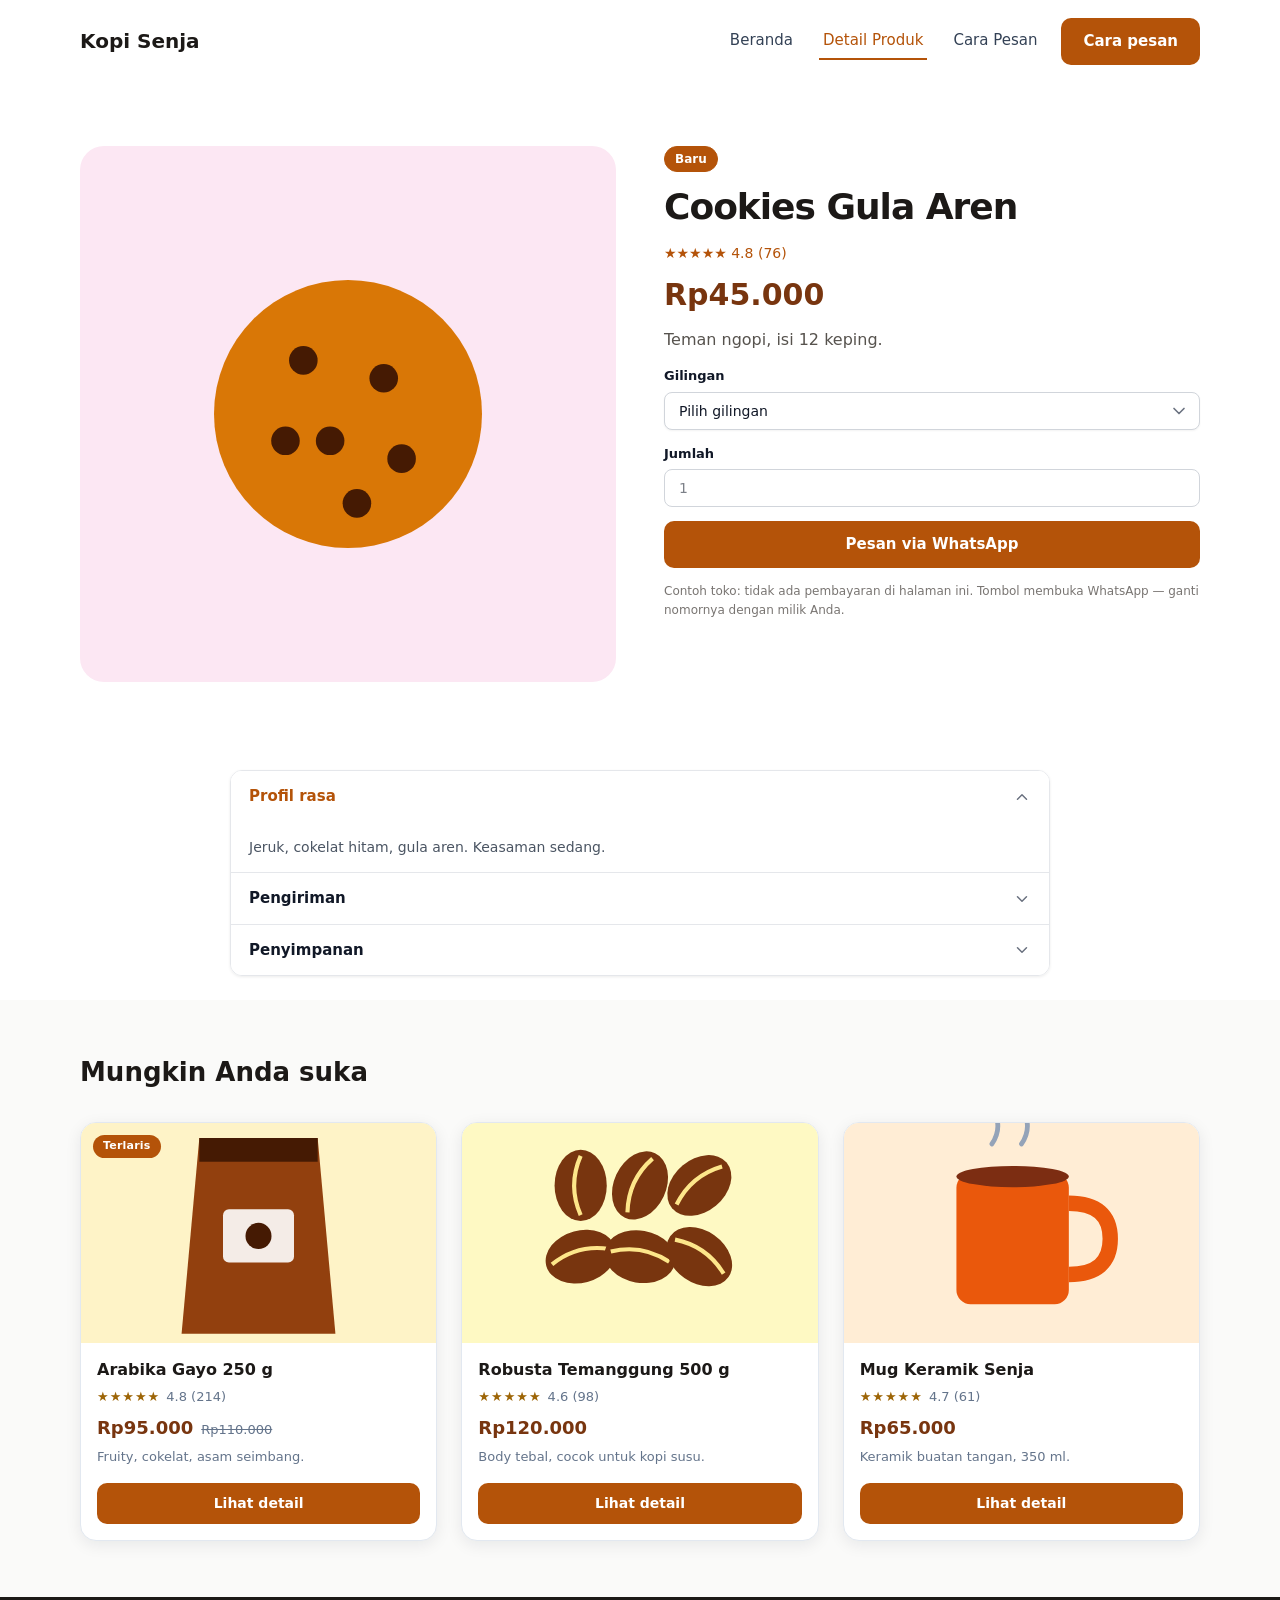
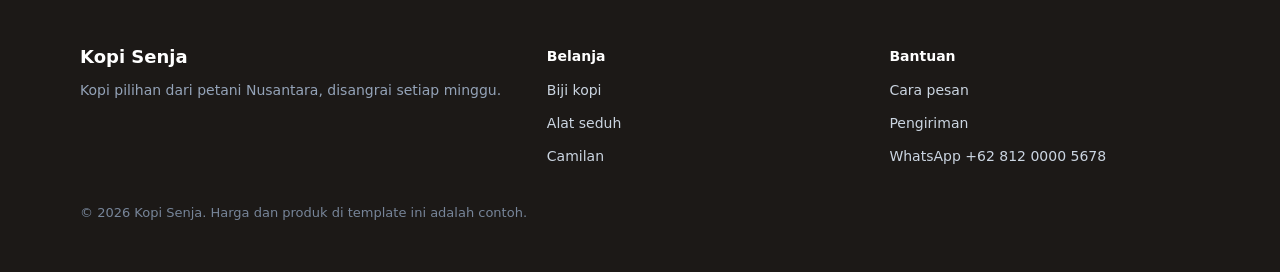
<file: produk/cookies-gula-aren.html>
<!DOCTYPE html>
<html lang="id">
<head>
  <base href="../" />
  <meta charset="UTF-8" />
  <meta name="viewport" content="width=device-width, initial-scale=1.0" />
  <title>Cookies Gula Aren — Toko Online — Kopi Senja</title>
  <meta name="description" content="Contoh toko: tidak ada pembayaran di halaman ini. Tombol membuka WhatsApp — ganti nomornya dengan milik Anda." />
  <meta name="robots" content="index, follow" />
  <meta property="og:type" content="website" />
  <meta property="og:site_name" content="Toko Online — Kopi Senja" />
  <meta property="og:locale" content="id_ID" />
  <meta property="og:title" content="Detail Produk — Toko Online — Kopi Senja" />
  <meta property="og:description" content="Contoh toko: tidak ada pembayaran di halaman ini. Tombol membuka WhatsApp — ganti nomornya dengan milik Anda." />
  <meta name="twitter:card" content="summary" />
  <link rel="icon" href="assets/favicon.svg" type="image/svg+xml" />
  <link rel="stylesheet" href="assets/global.css" />
  <link rel="stylesheet" href="assets/detail-produk.css" />
  <script>(function () {
  var P = "data:image/svg+xml,%3Csvg%20xmlns%3D%22http%3A%2F%2Fwww.w3.org%2F2000%2Fsvg%22%20viewBox%3D%220%200%20400%20300%22%20preserveAspectRatio%3D%22xMidYMid%20meet%22%3E%3Crect%20width%3D%22400%22%20height%3D%22300%22%20fill%3D%22%23eef1f5%22%2F%3E%3Cg%20fill%3D%22none%22%20stroke%3D%22%2394a3b8%22%20stroke-width%3D%226%22%20stroke-linejoin%3D%22round%22%3E%3Crect%20x%3D%22158%22%20y%3D%22114%22%20width%3D%2284%22%20height%3D%2272%22%20rx%3D%229%22%2F%3E%3C%2Fg%3E%3Cpath%20d%3D%22M161%20183%20L186%20152%20L203%20170%20L215%20158%20L239%20183%20Z%22%20fill%3D%22%2394a3b8%22%2F%3E%3Ccircle%20cx%3D%22219%22%20cy%3D%22134%22%20r%3D%228%22%20fill%3D%22%2394a3b8%22%2F%3E%3C%2Fsvg%3E";
  function fix(img) {
    if (img.getAttribute("src") === P) return;
    img.removeAttribute("srcset");
    img.setAttribute("data-img-placeholder", "");
    img.style.backgroundColor = "#eef1f5";
    img.src = P;
  }
  function scan(root) {
    var list = root.querySelectorAll ? root.querySelectorAll("img") : [];
    for (var i = 0; i < list.length; i++) if (!list[i].getAttribute("src")) fix(list[i]);
    if (root.tagName === "IMG" && !root.getAttribute("src")) fix(root);
  }
  document.addEventListener("error", function (e) {
    var t = e.target;
    if (t && t.tagName === "IMG") fix(t);
  }, true);
  function start() {
    scan(document);
    if (!window.MutationObserver) return;
    new MutationObserver(function (records) {
      for (var i = 0; i < records.length; i++) {
        var r = records[i];
        if (r.type === "attributes") {
          if (r.target.tagName === "IMG" && !r.target.getAttribute("src")) fix(r.target);
          else if (r.target.tagName === "IMG" && r.target.getAttribute("src") !== P) {
            r.target.removeAttribute("data-img-placeholder");
            r.target.style.backgroundColor = "";
          }
        } else for (var j = 0; j < r.addedNodes.length; j++) if (r.addedNodes[j].nodeType === 1) scan(r.addedNodes[j]);
      }
    }).observe(document.documentElement, { subtree: true, childList: true, attributes: true, attributeFilter: ["src"] });
  }
  if (document.readyState === "loading") document.addEventListener("DOMContentLoaded", start);
  else start();
})();</script>
</head>
<body>
  <a class="owd-skip" href="#konten">Lewati ke konten</a>
  <main id="konten" class="page-detail-produk">
    <header class="page-detail-produk__box-1">
      <div class="page-detail-produk__box-2">
        <h4 class="page-detail-produk__text-1">Kopi Senja</h4>
        <div class="page-detail-produk__box-3">
          <nav class="page-detail-produk__menu-1" aria-label="Navigasi">
            <input class="page-detail-produk__menu-1__toggle" type="checkbox" id="page-detail-produk__menu-1-toggle" aria-label="Buka menu" />
            <label class="page-detail-produk__menu-1__burger" for="page-detail-produk__menu-1-toggle" aria-hidden="true">
              <span></span>
              <span></span>
              <span></span>
            </label>
            <ul class="page-detail-produk__menu-1__list">
              <li class="page-detail-produk__menu-1__item">
                <a class="page-detail-produk__menu-1__link" href="index.html" data-pm-page="1793705561878-oxe3ofg">Beranda</a>
              </li>
              <li class="page-detail-produk__menu-1__item">
                <a class="page-detail-produk__menu-1__link" aria-current="page" href="detail-produk.html" data-pm-page="1793705561913-wsg22mt">Detail Produk</a>
              </li>
              <li class="page-detail-produk__menu-1__item">
                <a class="page-detail-produk__menu-1__link" href="cara-pesan.html" data-pm-page="1793705561962-ewdbqbz">Cara Pesan</a>
              </li>
            </ul>
          </nav>
          <a href="cara-pesan.html" class="page-detail-produk__anchor-1">Cara pesan</a>
        </div>
      </div>
    </header>
    <section class="page-detail-produk__box-4">
      <div class="page-detail-produk__box-5" data-item="produk">
        <div class="page-detail-produk__box-6">
          <div class="page-detail-produk__image-1-wrapper" data-field="image">
            <img class="page-detail-produk__image-1" src="[data-uri]" alt="Cookies Gula Aren" width="800" height="800" decoding="async" />
          </div>
        </div>
        <div class="page-detail-produk__box-7">
          <span class="page-detail-produk__badge-1" data-field="label">Baru</span>
          <h1 class="page-detail-produk__text-2" data-field="name">Cookies Gula Aren</h1>
          <p class="page-detail-produk__text-3" data-field="rating">★★★★★ 4.8 (76)</p>
          <div class="page-detail-produk__box-8">
            <h2 class="page-detail-produk__text-4" data-field="price">Rp45.000</h2>
            <p class="page-detail-produk__text-5" data-field="compare_price" data-empty=""></p>
          </div>
          <p class="page-detail-produk__text-6" data-field="description">Teman ngopi, isi 12 keping.</p>
          <div class="page-detail-produk__select-1-wrapper">
            <label class="page-detail-produk__select-1__label" for="page-detail-produk__select-1-id">Gilingan</label>
            <select id="page-detail-produk__select-1-id" class="page-detail-produk__select-1">
              <option value="" disabled selected>Pilih gilingan</option>
              <option value="Biji utuh">Biji utuh</option>
              <option value="Halus (espresso)">Halus (espresso)</option>
              <option value="Sedang (V60)">Sedang (V60)</option>
              <option value="Kasar (French press)">Kasar (French press)</option>
            </select>
          </div>
          <div class="page-detail-produk__input-1-wrapper">
            <label class="page-detail-produk__input-1__label" for="page-detail-produk__input-1-id">Jumlah</label>
            <input id="page-detail-produk__input-1-id" type="number" class="page-detail-produk__input-1" placeholder="1" />
          </div>
          <a href="https://wa.me/6281200005678" class="page-detail-produk__anchor-2">Pesan via WhatsApp</a>
          <p class="page-detail-produk__text-7">Contoh toko: tidak ada pembayaran di halaman ini. Tombol membuka WhatsApp — ganti nomornya dengan milik Anda.</p>
        </div>
      </div>
    </section>
    <section class="page-detail-produk__box-9">
      <div class="page-detail-produk__box-10">
        <div class="page-detail-produk__accordion-1">
          <details class="page-detail-produk__accordion-1__item" name="page-detail-produk__accordion-1-group" open>
            <summary class="page-detail-produk__accordion-1__header">
              <span class="page-detail-produk__accordion-1__title">Profil rasa</span>
              <span class="page-detail-produk__accordion-1__icon" aria-hidden="true"><svg xmlns="http://www.w3.org/2000/svg" width="18" height="18" viewBox="0 0 24 24" fill="none" stroke="currentColor" stroke-width="2" stroke-linecap="round" stroke-linejoin="round"><path d="m6 9 6 6 6-6"/></svg></span>
            </summary>
            <div class="page-detail-produk__accordion-1__content">Jeruk, cokelat hitam, gula aren. Keasaman sedang.</div>
          </details>
          <details class="page-detail-produk__accordion-1__item" name="page-detail-produk__accordion-1-group">
            <summary class="page-detail-produk__accordion-1__header">
              <span class="page-detail-produk__accordion-1__title">Pengiriman</span>
              <span class="page-detail-produk__accordion-1__icon" aria-hidden="true"><svg xmlns="http://www.w3.org/2000/svg" width="18" height="18" viewBox="0 0 24 24" fill="none" stroke="currentColor" stroke-width="2" stroke-linecap="round" stroke-linejoin="round"><path d="m6 9 6 6 6-6"/></svg></span>
            </summary>
            <div class="page-detail-produk__accordion-1__content">Dikirim setiap Senin dan Kamis setelah disangrai.</div>
          </details>
          <details class="page-detail-produk__accordion-1__item" name="page-detail-produk__accordion-1-group">
            <summary class="page-detail-produk__accordion-1__header">
              <span class="page-detail-produk__accordion-1__title">Penyimpanan</span>
              <span class="page-detail-produk__accordion-1__icon" aria-hidden="true"><svg xmlns="http://www.w3.org/2000/svg" width="18" height="18" viewBox="0 0 24 24" fill="none" stroke="currentColor" stroke-width="2" stroke-linecap="round" stroke-linejoin="round"><path d="m6 9 6 6 6-6"/></svg></span>
            </summary>
            <div class="page-detail-produk__accordion-1__content">Simpan di wadah kedap udara, jauh dari sinar matahari.</div>
          </details>
        </div>
      </div>
    </section>
    <section class="page-detail-produk__box-11">
      <div class="page-detail-produk__box-12">
        <h2 class="page-detail-produk__text-8">Mungkin Anda suka</h2>
      </div>
      <div class="page-detail-produk__box-13" data-related="produk" data-limit="3">
        <div class="page-detail-produk__box-14" data-category="Biji kopi">
          <article class="page-detail-produk__product-card-1">
            <img class="page-detail-produk__product-card-1__image" src="[data-uri]" alt="Arabika Gayo 250 g" width="280" height="220" loading="lazy" decoding="async" />
            <span class="page-detail-produk__product-card-1__badge">Terlaris</span>
            <div class="page-detail-produk__product-card-1__body">
              <h3 class="page-detail-produk__product-card-1__name">Arabika Gayo 250 g</h3>
              <p class="page-detail-produk__product-card-1__rating">
                <span class="page-detail-produk__product-card-1__stars" aria-hidden="true">★★★★★</span>
                <span>4.8 (214)</span>
              </p>
              <p class="page-detail-produk__product-card-1__price">
                <span class="page-detail-produk__product-card-1__now">Rp95.000</span>
                <s class="page-detail-produk__product-card-1__was">Rp110.000</s>
              </p>
              <p class="page-detail-produk__product-card-1__text">Fruity, cokelat, asam seimbang.</p>
              <span class="page-detail-produk__product-card-1__spacer"></span>
              <a class="page-detail-produk__product-card-1__cta" href="produk/arabika-gayo-250-g.html">Lihat detail</a>
            </div>
          </article>
        </div>
        <div class="page-detail-produk__box-15" data-category="Biji kopi">
          <article class="page-detail-produk__product-card-2">
            <img class="page-detail-produk__product-card-2__image" src="[data-uri]" alt="Robusta Temanggung 500 g" width="280" height="220" loading="lazy" decoding="async" />
            <div class="page-detail-produk__product-card-2__body">
              <h3 class="page-detail-produk__product-card-2__name">Robusta Temanggung 500 g</h3>
              <p class="page-detail-produk__product-card-2__rating">
                <span class="page-detail-produk__product-card-2__stars" aria-hidden="true">★★★★★</span>
                <span>4.6 (98)</span>
              </p>
              <p class="page-detail-produk__product-card-2__price">
                <span class="page-detail-produk__product-card-2__now">Rp120.000</span>
              </p>
              <p class="page-detail-produk__product-card-2__text">Body tebal, cocok untuk kopi susu.</p>
              <span class="page-detail-produk__product-card-2__spacer"></span>
              <a class="page-detail-produk__product-card-2__cta" href="produk/robusta-temanggung-500-g.html">Lihat detail</a>
            </div>
          </article>
        </div>
        <div class="page-detail-produk__box-16" data-category="Alat seduh">
          <article class="page-detail-produk__product-card-3">
            <img class="page-detail-produk__product-card-3__image" src="[data-uri]" alt="Mug Keramik Senja" width="280" height="220" loading="lazy" decoding="async" />
            <div class="page-detail-produk__product-card-3__body">
              <h3 class="page-detail-produk__product-card-3__name">Mug Keramik Senja</h3>
              <p class="page-detail-produk__product-card-3__rating">
                <span class="page-detail-produk__product-card-3__stars" aria-hidden="true">★★★★★</span>
                <span>4.7 (61)</span>
              </p>
              <p class="page-detail-produk__product-card-3__price">
                <span class="page-detail-produk__product-card-3__now">Rp65.000</span>
              </p>
              <p class="page-detail-produk__product-card-3__text">Keramik buatan tangan, 350 ml.</p>
              <span class="page-detail-produk__product-card-3__spacer"></span>
              <a class="page-detail-produk__product-card-3__cta" href="produk/mug-keramik-senja.html">Lihat detail</a>
            </div>
          </article>
        </div>
      </div>
    </section>
    <footer class="page-detail-produk__box-17">
      <div class="page-detail-produk__box-18">
        <div class="page-detail-produk__box-19">
          <h4 class="page-detail-produk__text-9">Kopi Senja</h4>
          <p class="page-detail-produk__text-10">Kopi pilihan dari petani Nusantara, disangrai setiap minggu.</p>
        </div>
        <div class="page-detail-produk__box-20">
          <p class="page-detail-produk__text-11">Belanja</p>
          <ul class="page-detail-produk__list-1">
            <li>Biji kopi</li>
            <li>Alat seduh</li>
            <li>Camilan</li>
          </ul>
        </div>
        <div class="page-detail-produk__box-21">
          <p class="page-detail-produk__text-12">Bantuan</p>
          <ul class="page-detail-produk__list-2">
            <li>Cara pesan</li>
            <li>Pengiriman</li>
            <li>WhatsApp +62 812 0000 5678</li>
          </ul>
        </div>
      </div>
      <div class="page-detail-produk__box-22">
        <p class="page-detail-produk__text-13">© 2026 Kopi Senja. Harga dan produk di template ini adalah contoh.</p>
      </div>
    </footer>
  </main>
</body>
</html>
</file>
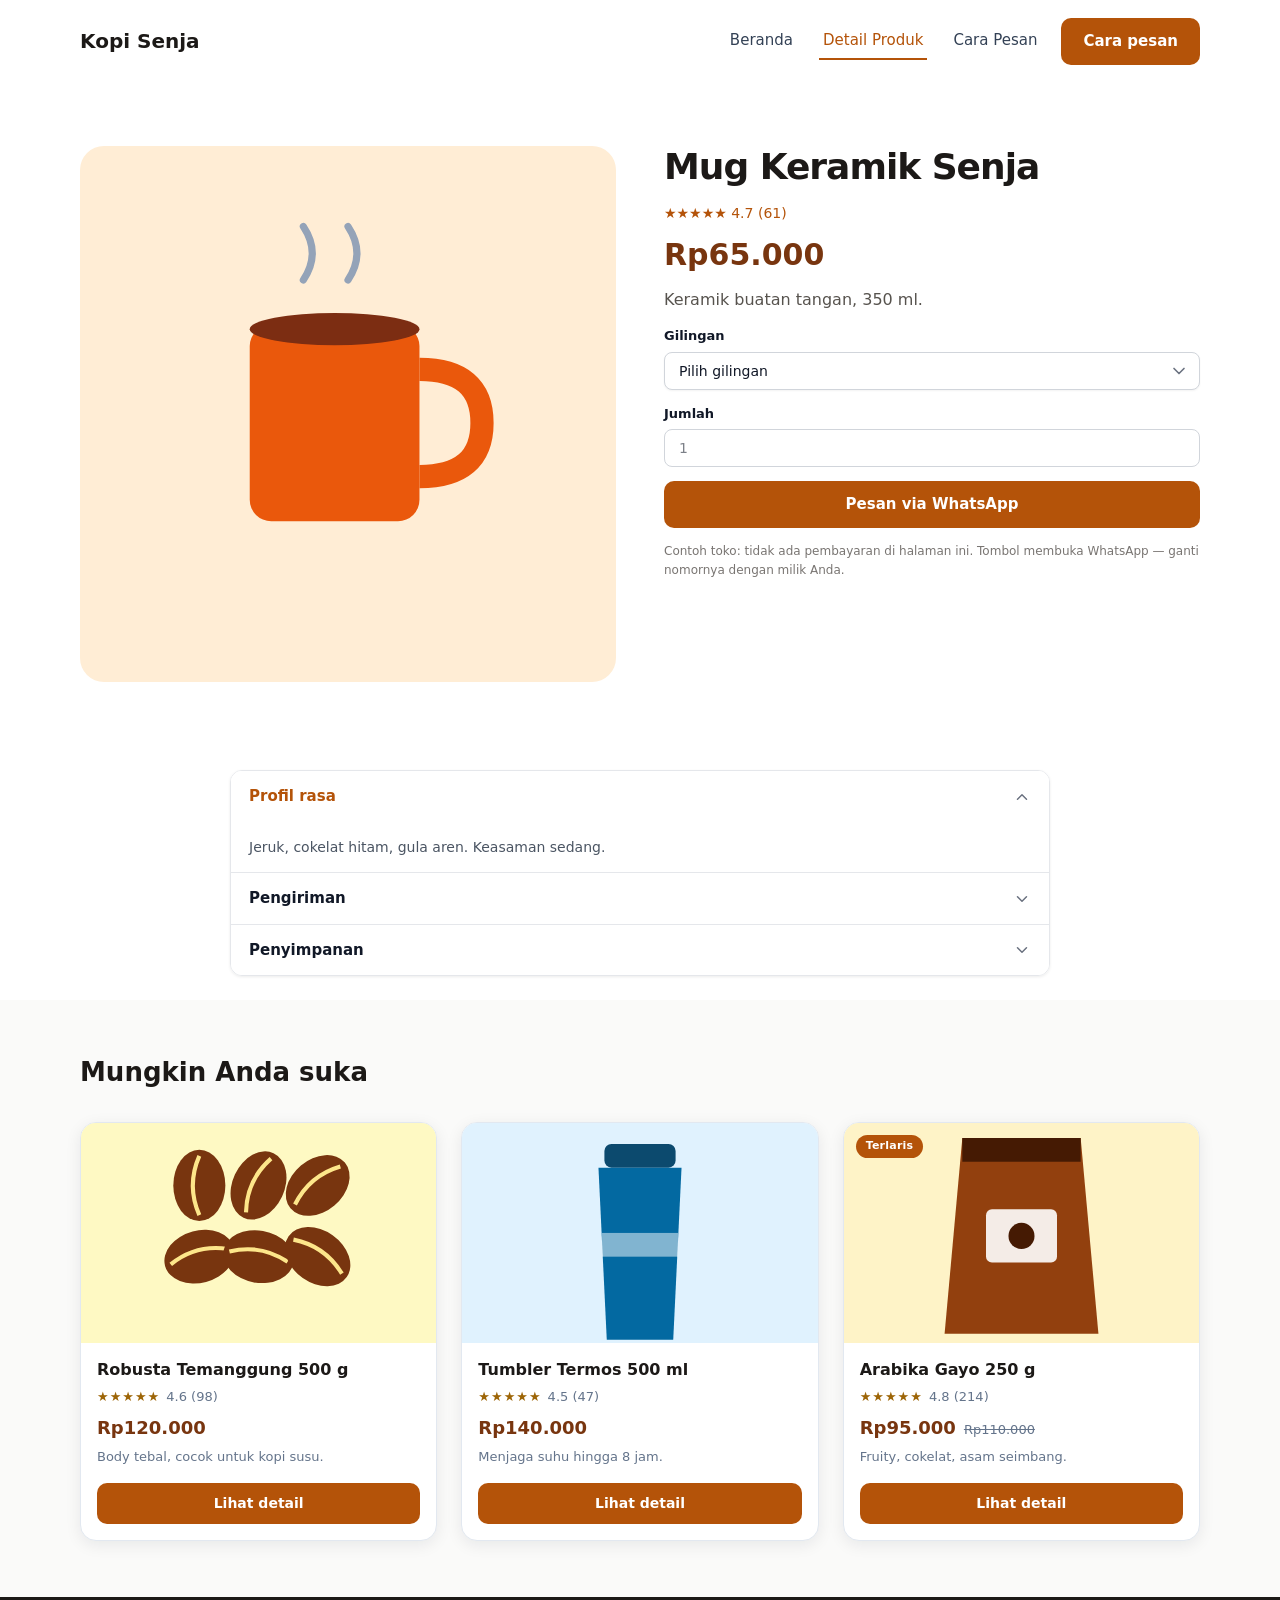
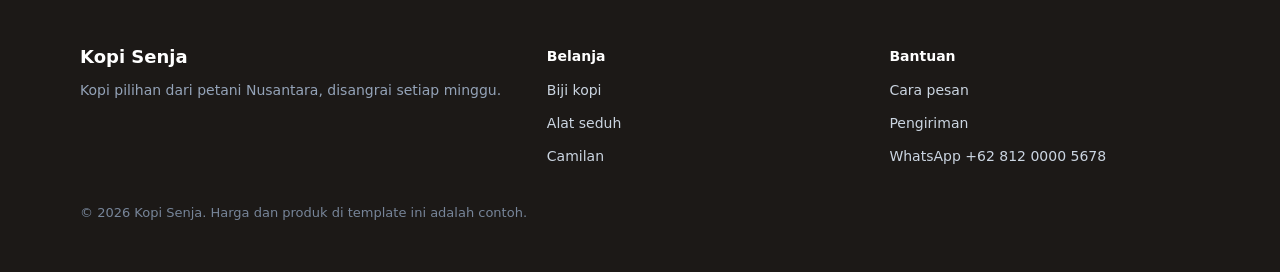
<file: produk/mug-keramik-senja.html>
<!DOCTYPE html>
<html lang="id">
<head>
  <base href="../" />
  <meta charset="UTF-8" />
  <meta name="viewport" content="width=device-width, initial-scale=1.0" />
  <title>Mug Keramik Senja — Toko Online — Kopi Senja</title>
  <meta name="description" content="Contoh toko: tidak ada pembayaran di halaman ini. Tombol membuka WhatsApp — ganti nomornya dengan milik Anda." />
  <meta name="robots" content="index, follow" />
  <meta property="og:type" content="website" />
  <meta property="og:site_name" content="Toko Online — Kopi Senja" />
  <meta property="og:locale" content="id_ID" />
  <meta property="og:title" content="Detail Produk — Toko Online — Kopi Senja" />
  <meta property="og:description" content="Contoh toko: tidak ada pembayaran di halaman ini. Tombol membuka WhatsApp — ganti nomornya dengan milik Anda." />
  <meta name="twitter:card" content="summary" />
  <link rel="icon" href="assets/favicon.svg" type="image/svg+xml" />
  <link rel="stylesheet" href="assets/global.css" />
  <link rel="stylesheet" href="assets/detail-produk.css" />
  <script>(function () {
  var P = "data:image/svg+xml,%3Csvg%20xmlns%3D%22http%3A%2F%2Fwww.w3.org%2F2000%2Fsvg%22%20viewBox%3D%220%200%20400%20300%22%20preserveAspectRatio%3D%22xMidYMid%20meet%22%3E%3Crect%20width%3D%22400%22%20height%3D%22300%22%20fill%3D%22%23eef1f5%22%2F%3E%3Cg%20fill%3D%22none%22%20stroke%3D%22%2394a3b8%22%20stroke-width%3D%226%22%20stroke-linejoin%3D%22round%22%3E%3Crect%20x%3D%22158%22%20y%3D%22114%22%20width%3D%2284%22%20height%3D%2272%22%20rx%3D%229%22%2F%3E%3C%2Fg%3E%3Cpath%20d%3D%22M161%20183%20L186%20152%20L203%20170%20L215%20158%20L239%20183%20Z%22%20fill%3D%22%2394a3b8%22%2F%3E%3Ccircle%20cx%3D%22219%22%20cy%3D%22134%22%20r%3D%228%22%20fill%3D%22%2394a3b8%22%2F%3E%3C%2Fsvg%3E";
  function fix(img) {
    if (img.getAttribute("src") === P) return;
    img.removeAttribute("srcset");
    img.setAttribute("data-img-placeholder", "");
    img.style.backgroundColor = "#eef1f5";
    img.src = P;
  }
  function scan(root) {
    var list = root.querySelectorAll ? root.querySelectorAll("img") : [];
    for (var i = 0; i < list.length; i++) if (!list[i].getAttribute("src")) fix(list[i]);
    if (root.tagName === "IMG" && !root.getAttribute("src")) fix(root);
  }
  document.addEventListener("error", function (e) {
    var t = e.target;
    if (t && t.tagName === "IMG") fix(t);
  }, true);
  function start() {
    scan(document);
    if (!window.MutationObserver) return;
    new MutationObserver(function (records) {
      for (var i = 0; i < records.length; i++) {
        var r = records[i];
        if (r.type === "attributes") {
          if (r.target.tagName === "IMG" && !r.target.getAttribute("src")) fix(r.target);
          else if (r.target.tagName === "IMG" && r.target.getAttribute("src") !== P) {
            r.target.removeAttribute("data-img-placeholder");
            r.target.style.backgroundColor = "";
          }
        } else for (var j = 0; j < r.addedNodes.length; j++) if (r.addedNodes[j].nodeType === 1) scan(r.addedNodes[j]);
      }
    }).observe(document.documentElement, { subtree: true, childList: true, attributes: true, attributeFilter: ["src"] });
  }
  if (document.readyState === "loading") document.addEventListener("DOMContentLoaded", start);
  else start();
})();</script>
</head>
<body>
  <a class="owd-skip" href="#konten">Lewati ke konten</a>
  <main id="konten" class="page-detail-produk">
    <header class="page-detail-produk__box-1">
      <div class="page-detail-produk__box-2">
        <h4 class="page-detail-produk__text-1">Kopi Senja</h4>
        <div class="page-detail-produk__box-3">
          <nav class="page-detail-produk__menu-1" aria-label="Navigasi">
            <input class="page-detail-produk__menu-1__toggle" type="checkbox" id="page-detail-produk__menu-1-toggle" aria-label="Buka menu" />
            <label class="page-detail-produk__menu-1__burger" for="page-detail-produk__menu-1-toggle" aria-hidden="true">
              <span></span>
              <span></span>
              <span></span>
            </label>
            <ul class="page-detail-produk__menu-1__list">
              <li class="page-detail-produk__menu-1__item">
                <a class="page-detail-produk__menu-1__link" href="index.html" data-pm-page="1793705561878-oxe3ofg">Beranda</a>
              </li>
              <li class="page-detail-produk__menu-1__item">
                <a class="page-detail-produk__menu-1__link" aria-current="page" href="detail-produk.html" data-pm-page="1793705561913-wsg22mt">Detail Produk</a>
              </li>
              <li class="page-detail-produk__menu-1__item">
                <a class="page-detail-produk__menu-1__link" href="cara-pesan.html" data-pm-page="1793705561962-ewdbqbz">Cara Pesan</a>
              </li>
            </ul>
          </nav>
          <a href="cara-pesan.html" class="page-detail-produk__anchor-1">Cara pesan</a>
        </div>
      </div>
    </header>
    <section class="page-detail-produk__box-4">
      <div class="page-detail-produk__box-5" data-item="produk">
        <div class="page-detail-produk__box-6">
          <div class="page-detail-produk__image-1-wrapper" data-field="image">
            <img class="page-detail-produk__image-1" src="[data-uri]" alt="Mug Keramik Senja" width="800" height="800" decoding="async" />
          </div>
        </div>
        <div class="page-detail-produk__box-7">
          <span class="page-detail-produk__badge-1" data-field="label" data-empty=""></span>
          <h1 class="page-detail-produk__text-2" data-field="name">Mug Keramik Senja</h1>
          <p class="page-detail-produk__text-3" data-field="rating">★★★★★ 4.7 (61)</p>
          <div class="page-detail-produk__box-8">
            <h2 class="page-detail-produk__text-4" data-field="price">Rp65.000</h2>
            <p class="page-detail-produk__text-5" data-field="compare_price" data-empty=""></p>
          </div>
          <p class="page-detail-produk__text-6" data-field="description">Keramik buatan tangan, 350 ml.</p>
          <div class="page-detail-produk__select-1-wrapper">
            <label class="page-detail-produk__select-1__label" for="page-detail-produk__select-1-id">Gilingan</label>
            <select id="page-detail-produk__select-1-id" class="page-detail-produk__select-1">
              <option value="" disabled selected>Pilih gilingan</option>
              <option value="Biji utuh">Biji utuh</option>
              <option value="Halus (espresso)">Halus (espresso)</option>
              <option value="Sedang (V60)">Sedang (V60)</option>
              <option value="Kasar (French press)">Kasar (French press)</option>
            </select>
          </div>
          <div class="page-detail-produk__input-1-wrapper">
            <label class="page-detail-produk__input-1__label" for="page-detail-produk__input-1-id">Jumlah</label>
            <input id="page-detail-produk__input-1-id" type="number" class="page-detail-produk__input-1" placeholder="1" />
          </div>
          <a href="https://wa.me/6281200005678" class="page-detail-produk__anchor-2">Pesan via WhatsApp</a>
          <p class="page-detail-produk__text-7">Contoh toko: tidak ada pembayaran di halaman ini. Tombol membuka WhatsApp — ganti nomornya dengan milik Anda.</p>
        </div>
      </div>
    </section>
    <section class="page-detail-produk__box-9">
      <div class="page-detail-produk__box-10">
        <div class="page-detail-produk__accordion-1">
          <details class="page-detail-produk__accordion-1__item" name="page-detail-produk__accordion-1-group" open>
            <summary class="page-detail-produk__accordion-1__header">
              <span class="page-detail-produk__accordion-1__title">Profil rasa</span>
              <span class="page-detail-produk__accordion-1__icon" aria-hidden="true"><svg xmlns="http://www.w3.org/2000/svg" width="18" height="18" viewBox="0 0 24 24" fill="none" stroke="currentColor" stroke-width="2" stroke-linecap="round" stroke-linejoin="round"><path d="m6 9 6 6 6-6"/></svg></span>
            </summary>
            <div class="page-detail-produk__accordion-1__content">Jeruk, cokelat hitam, gula aren. Keasaman sedang.</div>
          </details>
          <details class="page-detail-produk__accordion-1__item" name="page-detail-produk__accordion-1-group">
            <summary class="page-detail-produk__accordion-1__header">
              <span class="page-detail-produk__accordion-1__title">Pengiriman</span>
              <span class="page-detail-produk__accordion-1__icon" aria-hidden="true"><svg xmlns="http://www.w3.org/2000/svg" width="18" height="18" viewBox="0 0 24 24" fill="none" stroke="currentColor" stroke-width="2" stroke-linecap="round" stroke-linejoin="round"><path d="m6 9 6 6 6-6"/></svg></span>
            </summary>
            <div class="page-detail-produk__accordion-1__content">Dikirim setiap Senin dan Kamis setelah disangrai.</div>
          </details>
          <details class="page-detail-produk__accordion-1__item" name="page-detail-produk__accordion-1-group">
            <summary class="page-detail-produk__accordion-1__header">
              <span class="page-detail-produk__accordion-1__title">Penyimpanan</span>
              <span class="page-detail-produk__accordion-1__icon" aria-hidden="true"><svg xmlns="http://www.w3.org/2000/svg" width="18" height="18" viewBox="0 0 24 24" fill="none" stroke="currentColor" stroke-width="2" stroke-linecap="round" stroke-linejoin="round"><path d="m6 9 6 6 6-6"/></svg></span>
            </summary>
            <div class="page-detail-produk__accordion-1__content">Simpan di wadah kedap udara, jauh dari sinar matahari.</div>
          </details>
        </div>
      </div>
    </section>
    <section class="page-detail-produk__box-11">
      <div class="page-detail-produk__box-12">
        <h2 class="page-detail-produk__text-8">Mungkin Anda suka</h2>
      </div>
      <div class="page-detail-produk__box-13" data-related="produk" data-limit="3">
        <div class="page-detail-produk__box-14" data-category="Biji kopi">
          <article class="page-detail-produk__product-card-1">
            <img class="page-detail-produk__product-card-1__image" src="[data-uri]" alt="Robusta Temanggung 500 g" width="280" height="220" loading="lazy" decoding="async" />
            <div class="page-detail-produk__product-card-1__body">
              <h3 class="page-detail-produk__product-card-1__name">Robusta Temanggung 500 g</h3>
              <p class="page-detail-produk__product-card-1__rating">
                <span class="page-detail-produk__product-card-1__stars" aria-hidden="true">★★★★★</span>
                <span>4.6 (98)</span>
              </p>
              <p class="page-detail-produk__product-card-1__price">
                <span class="page-detail-produk__product-card-1__now">Rp120.000</span>
              </p>
              <p class="page-detail-produk__product-card-1__text">Body tebal, cocok untuk kopi susu.</p>
              <span class="page-detail-produk__product-card-1__spacer"></span>
              <a class="page-detail-produk__product-card-1__cta" href="produk/robusta-temanggung-500-g.html">Lihat detail</a>
            </div>
          </article>
        </div>
        <div class="page-detail-produk__box-15" data-category="Alat seduh">
          <article class="page-detail-produk__product-card-2">
            <img class="page-detail-produk__product-card-2__image" src="[data-uri]" alt="Tumbler Termos 500 ml" width="280" height="220" loading="lazy" decoding="async" />
            <div class="page-detail-produk__product-card-2__body">
              <h3 class="page-detail-produk__product-card-2__name">Tumbler Termos 500 ml</h3>
              <p class="page-detail-produk__product-card-2__rating">
                <span class="page-detail-produk__product-card-2__stars" aria-hidden="true">★★★★★</span>
                <span>4.5 (47)</span>
              </p>
              <p class="page-detail-produk__product-card-2__price">
                <span class="page-detail-produk__product-card-2__now">Rp140.000</span>
              </p>
              <p class="page-detail-produk__product-card-2__text">Menjaga suhu hingga 8 jam.</p>
              <span class="page-detail-produk__product-card-2__spacer"></span>
              <a class="page-detail-produk__product-card-2__cta" href="produk/tumbler-termos-500-ml.html">Lihat detail</a>
            </div>
          </article>
        </div>
        <div class="page-detail-produk__box-16" data-category="Biji kopi">
          <article class="page-detail-produk__product-card-3">
            <img class="page-detail-produk__product-card-3__image" src="[data-uri]" alt="Arabika Gayo 250 g" width="280" height="220" loading="lazy" decoding="async" />
            <span class="page-detail-produk__product-card-3__badge">Terlaris</span>
            <div class="page-detail-produk__product-card-3__body">
              <h3 class="page-detail-produk__product-card-3__name">Arabika Gayo 250 g</h3>
              <p class="page-detail-produk__product-card-3__rating">
                <span class="page-detail-produk__product-card-3__stars" aria-hidden="true">★★★★★</span>
                <span>4.8 (214)</span>
              </p>
              <p class="page-detail-produk__product-card-3__price">
                <span class="page-detail-produk__product-card-3__now">Rp95.000</span>
                <s class="page-detail-produk__product-card-3__was">Rp110.000</s>
              </p>
              <p class="page-detail-produk__product-card-3__text">Fruity, cokelat, asam seimbang.</p>
              <span class="page-detail-produk__product-card-3__spacer"></span>
              <a class="page-detail-produk__product-card-3__cta" href="produk/arabika-gayo-250-g.html">Lihat detail</a>
            </div>
          </article>
        </div>
      </div>
    </section>
    <footer class="page-detail-produk__box-17">
      <div class="page-detail-produk__box-18">
        <div class="page-detail-produk__box-19">
          <h4 class="page-detail-produk__text-9">Kopi Senja</h4>
          <p class="page-detail-produk__text-10">Kopi pilihan dari petani Nusantara, disangrai setiap minggu.</p>
        </div>
        <div class="page-detail-produk__box-20">
          <p class="page-detail-produk__text-11">Belanja</p>
          <ul class="page-detail-produk__list-1">
            <li>Biji kopi</li>
            <li>Alat seduh</li>
            <li>Camilan</li>
          </ul>
        </div>
        <div class="page-detail-produk__box-21">
          <p class="page-detail-produk__text-12">Bantuan</p>
          <ul class="page-detail-produk__list-2">
            <li>Cara pesan</li>
            <li>Pengiriman</li>
            <li>WhatsApp +62 812 0000 5678</li>
          </ul>
        </div>
      </div>
      <div class="page-detail-produk__box-22">
        <p class="page-detail-produk__text-13">© 2026 Kopi Senja. Harga dan produk di template ini adalah contoh.</p>
      </div>
    </footer>
  </main>
</body>
</html>
</file>
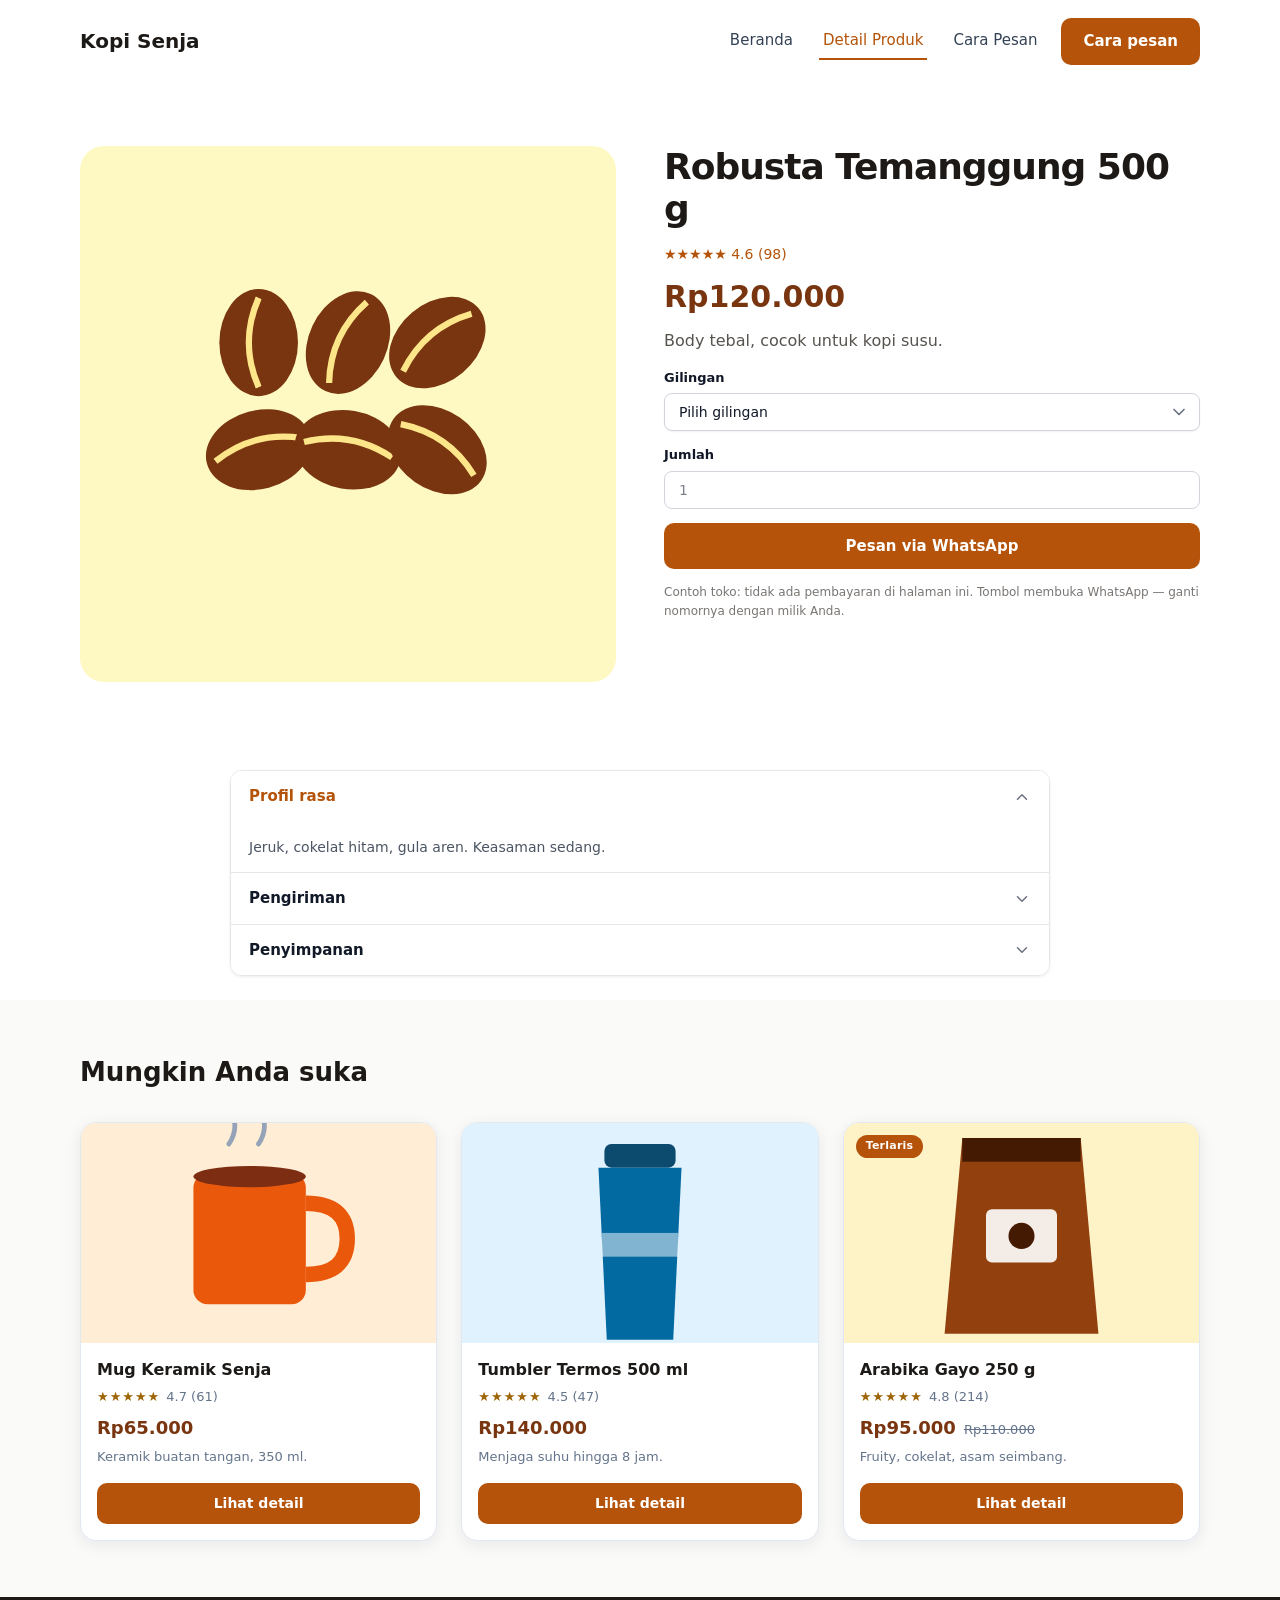
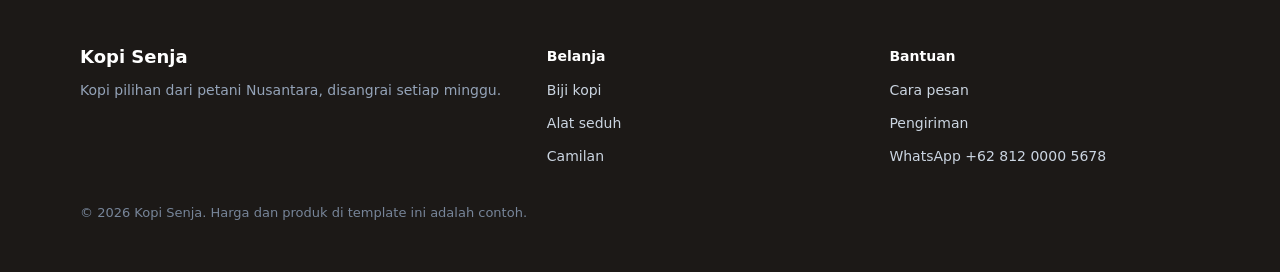
<file: produk/robusta-temanggung-500-g.html>
<!DOCTYPE html>
<html lang="id">
<head>
  <base href="../" />
  <meta charset="UTF-8" />
  <meta name="viewport" content="width=device-width, initial-scale=1.0" />
  <title>Robusta Temanggung 500 g — Toko Online — Kopi Senja</title>
  <meta name="description" content="Contoh toko: tidak ada pembayaran di halaman ini. Tombol membuka WhatsApp — ganti nomornya dengan milik Anda." />
  <meta name="robots" content="index, follow" />
  <meta property="og:type" content="website" />
  <meta property="og:site_name" content="Toko Online — Kopi Senja" />
  <meta property="og:locale" content="id_ID" />
  <meta property="og:title" content="Detail Produk — Toko Online — Kopi Senja" />
  <meta property="og:description" content="Contoh toko: tidak ada pembayaran di halaman ini. Tombol membuka WhatsApp — ganti nomornya dengan milik Anda." />
  <meta name="twitter:card" content="summary" />
  <link rel="icon" href="assets/favicon.svg" type="image/svg+xml" />
  <link rel="stylesheet" href="assets/global.css" />
  <link rel="stylesheet" href="assets/detail-produk.css" />
  <script>(function () {
  var P = "data:image/svg+xml,%3Csvg%20xmlns%3D%22http%3A%2F%2Fwww.w3.org%2F2000%2Fsvg%22%20viewBox%3D%220%200%20400%20300%22%20preserveAspectRatio%3D%22xMidYMid%20meet%22%3E%3Crect%20width%3D%22400%22%20height%3D%22300%22%20fill%3D%22%23eef1f5%22%2F%3E%3Cg%20fill%3D%22none%22%20stroke%3D%22%2394a3b8%22%20stroke-width%3D%226%22%20stroke-linejoin%3D%22round%22%3E%3Crect%20x%3D%22158%22%20y%3D%22114%22%20width%3D%2284%22%20height%3D%2272%22%20rx%3D%229%22%2F%3E%3C%2Fg%3E%3Cpath%20d%3D%22M161%20183%20L186%20152%20L203%20170%20L215%20158%20L239%20183%20Z%22%20fill%3D%22%2394a3b8%22%2F%3E%3Ccircle%20cx%3D%22219%22%20cy%3D%22134%22%20r%3D%228%22%20fill%3D%22%2394a3b8%22%2F%3E%3C%2Fsvg%3E";
  function fix(img) {
    if (img.getAttribute("src") === P) return;
    img.removeAttribute("srcset");
    img.setAttribute("data-img-placeholder", "");
    img.style.backgroundColor = "#eef1f5";
    img.src = P;
  }
  function scan(root) {
    var list = root.querySelectorAll ? root.querySelectorAll("img") : [];
    for (var i = 0; i < list.length; i++) if (!list[i].getAttribute("src")) fix(list[i]);
    if (root.tagName === "IMG" && !root.getAttribute("src")) fix(root);
  }
  document.addEventListener("error", function (e) {
    var t = e.target;
    if (t && t.tagName === "IMG") fix(t);
  }, true);
  function start() {
    scan(document);
    if (!window.MutationObserver) return;
    new MutationObserver(function (records) {
      for (var i = 0; i < records.length; i++) {
        var r = records[i];
        if (r.type === "attributes") {
          if (r.target.tagName === "IMG" && !r.target.getAttribute("src")) fix(r.target);
          else if (r.target.tagName === "IMG" && r.target.getAttribute("src") !== P) {
            r.target.removeAttribute("data-img-placeholder");
            r.target.style.backgroundColor = "";
          }
        } else for (var j = 0; j < r.addedNodes.length; j++) if (r.addedNodes[j].nodeType === 1) scan(r.addedNodes[j]);
      }
    }).observe(document.documentElement, { subtree: true, childList: true, attributes: true, attributeFilter: ["src"] });
  }
  if (document.readyState === "loading") document.addEventListener("DOMContentLoaded", start);
  else start();
})();</script>
</head>
<body>
  <a class="owd-skip" href="#konten">Lewati ke konten</a>
  <main id="konten" class="page-detail-produk">
    <header class="page-detail-produk__box-1">
      <div class="page-detail-produk__box-2">
        <h4 class="page-detail-produk__text-1">Kopi Senja</h4>
        <div class="page-detail-produk__box-3">
          <nav class="page-detail-produk__menu-1" aria-label="Navigasi">
            <input class="page-detail-produk__menu-1__toggle" type="checkbox" id="page-detail-produk__menu-1-toggle" aria-label="Buka menu" />
            <label class="page-detail-produk__menu-1__burger" for="page-detail-produk__menu-1-toggle" aria-hidden="true">
              <span></span>
              <span></span>
              <span></span>
            </label>
            <ul class="page-detail-produk__menu-1__list">
              <li class="page-detail-produk__menu-1__item">
                <a class="page-detail-produk__menu-1__link" href="index.html" data-pm-page="1793705561878-oxe3ofg">Beranda</a>
              </li>
              <li class="page-detail-produk__menu-1__item">
                <a class="page-detail-produk__menu-1__link" aria-current="page" href="detail-produk.html" data-pm-page="1793705561913-wsg22mt">Detail Produk</a>
              </li>
              <li class="page-detail-produk__menu-1__item">
                <a class="page-detail-produk__menu-1__link" href="cara-pesan.html" data-pm-page="1793705561962-ewdbqbz">Cara Pesan</a>
              </li>
            </ul>
          </nav>
          <a href="cara-pesan.html" class="page-detail-produk__anchor-1">Cara pesan</a>
        </div>
      </div>
    </header>
    <section class="page-detail-produk__box-4">
      <div class="page-detail-produk__box-5" data-item="produk">
        <div class="page-detail-produk__box-6">
          <div class="page-detail-produk__image-1-wrapper" data-field="image">
            <img class="page-detail-produk__image-1" src="[data-uri]" alt="Robusta Temanggung 500 g" width="800" height="800" decoding="async" />
          </div>
        </div>
        <div class="page-detail-produk__box-7">
          <span class="page-detail-produk__badge-1" data-field="label" data-empty=""></span>
          <h1 class="page-detail-produk__text-2" data-field="name">Robusta Temanggung 500 g</h1>
          <p class="page-detail-produk__text-3" data-field="rating">★★★★★ 4.6 (98)</p>
          <div class="page-detail-produk__box-8">
            <h2 class="page-detail-produk__text-4" data-field="price">Rp120.000</h2>
            <p class="page-detail-produk__text-5" data-field="compare_price" data-empty=""></p>
          </div>
          <p class="page-detail-produk__text-6" data-field="description">Body tebal, cocok untuk kopi susu.</p>
          <div class="page-detail-produk__select-1-wrapper">
            <label class="page-detail-produk__select-1__label" for="page-detail-produk__select-1-id">Gilingan</label>
            <select id="page-detail-produk__select-1-id" class="page-detail-produk__select-1">
              <option value="" disabled selected>Pilih gilingan</option>
              <option value="Biji utuh">Biji utuh</option>
              <option value="Halus (espresso)">Halus (espresso)</option>
              <option value="Sedang (V60)">Sedang (V60)</option>
              <option value="Kasar (French press)">Kasar (French press)</option>
            </select>
          </div>
          <div class="page-detail-produk__input-1-wrapper">
            <label class="page-detail-produk__input-1__label" for="page-detail-produk__input-1-id">Jumlah</label>
            <input id="page-detail-produk__input-1-id" type="number" class="page-detail-produk__input-1" placeholder="1" />
          </div>
          <a href="https://wa.me/6281200005678" class="page-detail-produk__anchor-2">Pesan via WhatsApp</a>
          <p class="page-detail-produk__text-7">Contoh toko: tidak ada pembayaran di halaman ini. Tombol membuka WhatsApp — ganti nomornya dengan milik Anda.</p>
        </div>
      </div>
    </section>
    <section class="page-detail-produk__box-9">
      <div class="page-detail-produk__box-10">
        <div class="page-detail-produk__accordion-1">
          <details class="page-detail-produk__accordion-1__item" name="page-detail-produk__accordion-1-group" open>
            <summary class="page-detail-produk__accordion-1__header">
              <span class="page-detail-produk__accordion-1__title">Profil rasa</span>
              <span class="page-detail-produk__accordion-1__icon" aria-hidden="true"><svg xmlns="http://www.w3.org/2000/svg" width="18" height="18" viewBox="0 0 24 24" fill="none" stroke="currentColor" stroke-width="2" stroke-linecap="round" stroke-linejoin="round"><path d="m6 9 6 6 6-6"/></svg></span>
            </summary>
            <div class="page-detail-produk__accordion-1__content">Jeruk, cokelat hitam, gula aren. Keasaman sedang.</div>
          </details>
          <details class="page-detail-produk__accordion-1__item" name="page-detail-produk__accordion-1-group">
            <summary class="page-detail-produk__accordion-1__header">
              <span class="page-detail-produk__accordion-1__title">Pengiriman</span>
              <span class="page-detail-produk__accordion-1__icon" aria-hidden="true"><svg xmlns="http://www.w3.org/2000/svg" width="18" height="18" viewBox="0 0 24 24" fill="none" stroke="currentColor" stroke-width="2" stroke-linecap="round" stroke-linejoin="round"><path d="m6 9 6 6 6-6"/></svg></span>
            </summary>
            <div class="page-detail-produk__accordion-1__content">Dikirim setiap Senin dan Kamis setelah disangrai.</div>
          </details>
          <details class="page-detail-produk__accordion-1__item" name="page-detail-produk__accordion-1-group">
            <summary class="page-detail-produk__accordion-1__header">
              <span class="page-detail-produk__accordion-1__title">Penyimpanan</span>
              <span class="page-detail-produk__accordion-1__icon" aria-hidden="true"><svg xmlns="http://www.w3.org/2000/svg" width="18" height="18" viewBox="0 0 24 24" fill="none" stroke="currentColor" stroke-width="2" stroke-linecap="round" stroke-linejoin="round"><path d="m6 9 6 6 6-6"/></svg></span>
            </summary>
            <div class="page-detail-produk__accordion-1__content">Simpan di wadah kedap udara, jauh dari sinar matahari.</div>
          </details>
        </div>
      </div>
    </section>
    <section class="page-detail-produk__box-11">
      <div class="page-detail-produk__box-12">
        <h2 class="page-detail-produk__text-8">Mungkin Anda suka</h2>
      </div>
      <div class="page-detail-produk__box-13" data-related="produk" data-limit="3">
        <div class="page-detail-produk__box-14" data-category="Alat seduh">
          <article class="page-detail-produk__product-card-1">
            <img class="page-detail-produk__product-card-1__image" src="[data-uri]" alt="Mug Keramik Senja" width="280" height="220" loading="lazy" decoding="async" />
            <div class="page-detail-produk__product-card-1__body">
              <h3 class="page-detail-produk__product-card-1__name">Mug Keramik Senja</h3>
              <p class="page-detail-produk__product-card-1__rating">
                <span class="page-detail-produk__product-card-1__stars" aria-hidden="true">★★★★★</span>
                <span>4.7 (61)</span>
              </p>
              <p class="page-detail-produk__product-card-1__price">
                <span class="page-detail-produk__product-card-1__now">Rp65.000</span>
              </p>
              <p class="page-detail-produk__product-card-1__text">Keramik buatan tangan, 350 ml.</p>
              <span class="page-detail-produk__product-card-1__spacer"></span>
              <a class="page-detail-produk__product-card-1__cta" href="produk/mug-keramik-senja.html">Lihat detail</a>
            </div>
          </article>
        </div>
        <div class="page-detail-produk__box-15" data-category="Alat seduh">
          <article class="page-detail-produk__product-card-2">
            <img class="page-detail-produk__product-card-2__image" src="[data-uri]" alt="Tumbler Termos 500 ml" width="280" height="220" loading="lazy" decoding="async" />
            <div class="page-detail-produk__product-card-2__body">
              <h3 class="page-detail-produk__product-card-2__name">Tumbler Termos 500 ml</h3>
              <p class="page-detail-produk__product-card-2__rating">
                <span class="page-detail-produk__product-card-2__stars" aria-hidden="true">★★★★★</span>
                <span>4.5 (47)</span>
              </p>
              <p class="page-detail-produk__product-card-2__price">
                <span class="page-detail-produk__product-card-2__now">Rp140.000</span>
              </p>
              <p class="page-detail-produk__product-card-2__text">Menjaga suhu hingga 8 jam.</p>
              <span class="page-detail-produk__product-card-2__spacer"></span>
              <a class="page-detail-produk__product-card-2__cta" href="produk/tumbler-termos-500-ml.html">Lihat detail</a>
            </div>
          </article>
        </div>
        <div class="page-detail-produk__box-16" data-category="Biji kopi">
          <article class="page-detail-produk__product-card-3">
            <img class="page-detail-produk__product-card-3__image" src="[data-uri]" alt="Arabika Gayo 250 g" width="280" height="220" loading="lazy" decoding="async" />
            <span class="page-detail-produk__product-card-3__badge">Terlaris</span>
            <div class="page-detail-produk__product-card-3__body">
              <h3 class="page-detail-produk__product-card-3__name">Arabika Gayo 250 g</h3>
              <p class="page-detail-produk__product-card-3__rating">
                <span class="page-detail-produk__product-card-3__stars" aria-hidden="true">★★★★★</span>
                <span>4.8 (214)</span>
              </p>
              <p class="page-detail-produk__product-card-3__price">
                <span class="page-detail-produk__product-card-3__now">Rp95.000</span>
                <s class="page-detail-produk__product-card-3__was">Rp110.000</s>
              </p>
              <p class="page-detail-produk__product-card-3__text">Fruity, cokelat, asam seimbang.</p>
              <span class="page-detail-produk__product-card-3__spacer"></span>
              <a class="page-detail-produk__product-card-3__cta" href="produk/arabika-gayo-250-g.html">Lihat detail</a>
            </div>
          </article>
        </div>
      </div>
    </section>
    <footer class="page-detail-produk__box-17">
      <div class="page-detail-produk__box-18">
        <div class="page-detail-produk__box-19">
          <h4 class="page-detail-produk__text-9">Kopi Senja</h4>
          <p class="page-detail-produk__text-10">Kopi pilihan dari petani Nusantara, disangrai setiap minggu.</p>
        </div>
        <div class="page-detail-produk__box-20">
          <p class="page-detail-produk__text-11">Belanja</p>
          <ul class="page-detail-produk__list-1">
            <li>Biji kopi</li>
            <li>Alat seduh</li>
            <li>Camilan</li>
          </ul>
        </div>
        <div class="page-detail-produk__box-21">
          <p class="page-detail-produk__text-12">Bantuan</p>
          <ul class="page-detail-produk__list-2">
            <li>Cara pesan</li>
            <li>Pengiriman</li>
            <li>WhatsApp +62 812 0000 5678</li>
          </ul>
        </div>
      </div>
      <div class="page-detail-produk__box-22">
        <p class="page-detail-produk__text-13">© 2026 Kopi Senja. Harga dan produk di template ini adalah contoh.</p>
      </div>
    </footer>
  </main>
</body>
</html>
</file>
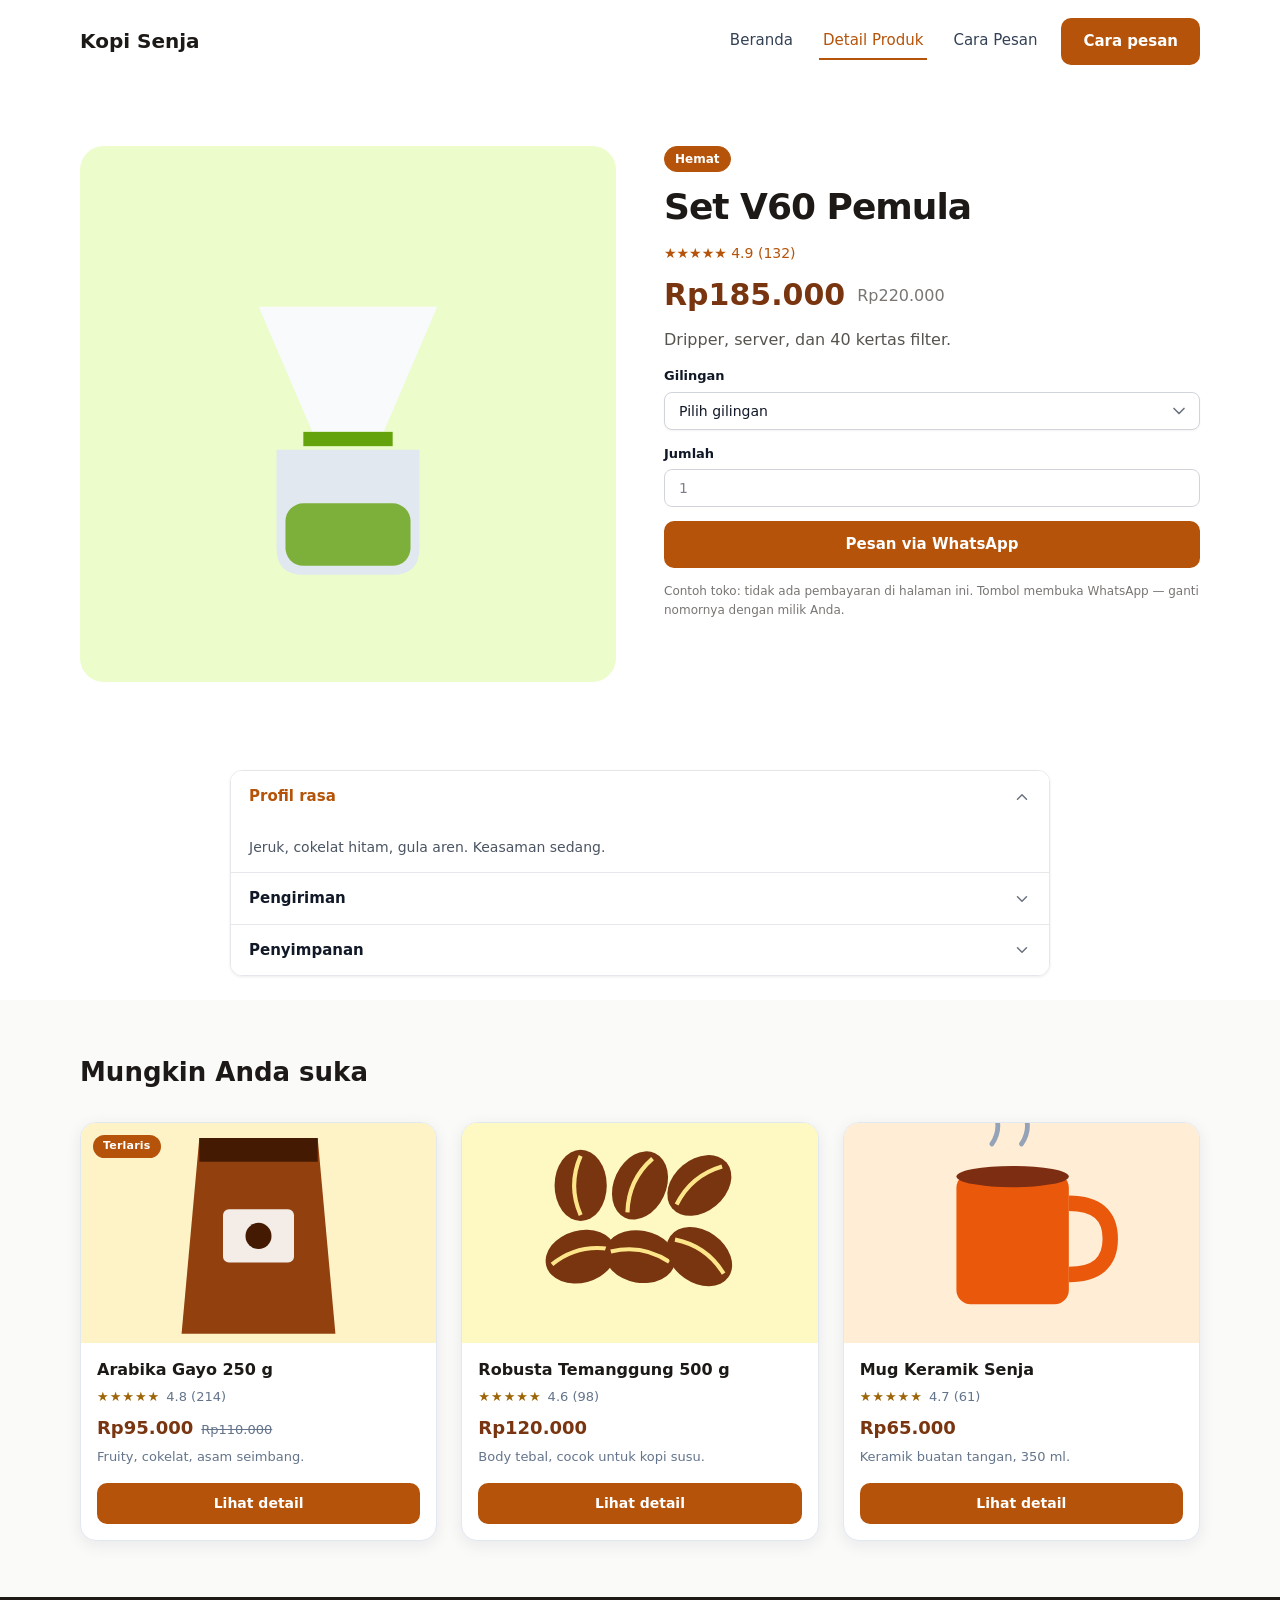
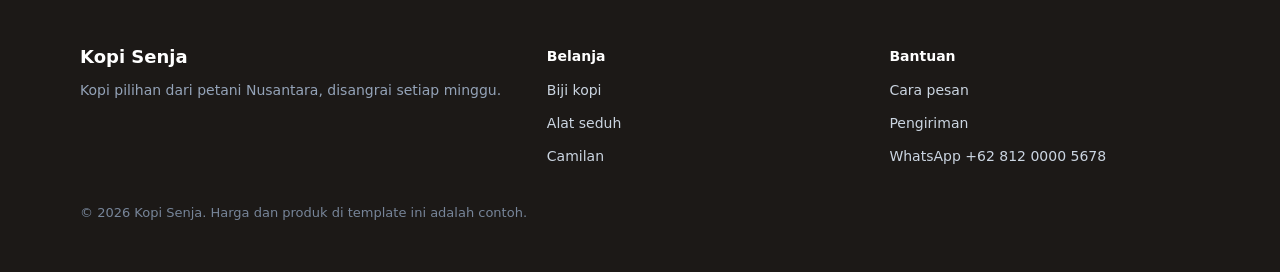
<file: produk/set-v60-pemula.html>
<!DOCTYPE html>
<html lang="id">
<head>
  <base href="../" />
  <meta charset="UTF-8" />
  <meta name="viewport" content="width=device-width, initial-scale=1.0" />
  <title>Set V60 Pemula — Toko Online — Kopi Senja</title>
  <meta name="description" content="Contoh toko: tidak ada pembayaran di halaman ini. Tombol membuka WhatsApp — ganti nomornya dengan milik Anda." />
  <meta name="robots" content="index, follow" />
  <meta property="og:type" content="website" />
  <meta property="og:site_name" content="Toko Online — Kopi Senja" />
  <meta property="og:locale" content="id_ID" />
  <meta property="og:title" content="Detail Produk — Toko Online — Kopi Senja" />
  <meta property="og:description" content="Contoh toko: tidak ada pembayaran di halaman ini. Tombol membuka WhatsApp — ganti nomornya dengan milik Anda." />
  <meta name="twitter:card" content="summary" />
  <link rel="icon" href="assets/favicon.svg" type="image/svg+xml" />
  <link rel="stylesheet" href="assets/global.css" />
  <link rel="stylesheet" href="assets/detail-produk.css" />
  <script>(function () {
  var P = "data:image/svg+xml,%3Csvg%20xmlns%3D%22http%3A%2F%2Fwww.w3.org%2F2000%2Fsvg%22%20viewBox%3D%220%200%20400%20300%22%20preserveAspectRatio%3D%22xMidYMid%20meet%22%3E%3Crect%20width%3D%22400%22%20height%3D%22300%22%20fill%3D%22%23eef1f5%22%2F%3E%3Cg%20fill%3D%22none%22%20stroke%3D%22%2394a3b8%22%20stroke-width%3D%226%22%20stroke-linejoin%3D%22round%22%3E%3Crect%20x%3D%22158%22%20y%3D%22114%22%20width%3D%2284%22%20height%3D%2272%22%20rx%3D%229%22%2F%3E%3C%2Fg%3E%3Cpath%20d%3D%22M161%20183%20L186%20152%20L203%20170%20L215%20158%20L239%20183%20Z%22%20fill%3D%22%2394a3b8%22%2F%3E%3Ccircle%20cx%3D%22219%22%20cy%3D%22134%22%20r%3D%228%22%20fill%3D%22%2394a3b8%22%2F%3E%3C%2Fsvg%3E";
  function fix(img) {
    if (img.getAttribute("src") === P) return;
    img.removeAttribute("srcset");
    img.setAttribute("data-img-placeholder", "");
    img.style.backgroundColor = "#eef1f5";
    img.src = P;
  }
  function scan(root) {
    var list = root.querySelectorAll ? root.querySelectorAll("img") : [];
    for (var i = 0; i < list.length; i++) if (!list[i].getAttribute("src")) fix(list[i]);
    if (root.tagName === "IMG" && !root.getAttribute("src")) fix(root);
  }
  document.addEventListener("error", function (e) {
    var t = e.target;
    if (t && t.tagName === "IMG") fix(t);
  }, true);
  function start() {
    scan(document);
    if (!window.MutationObserver) return;
    new MutationObserver(function (records) {
      for (var i = 0; i < records.length; i++) {
        var r = records[i];
        if (r.type === "attributes") {
          if (r.target.tagName === "IMG" && !r.target.getAttribute("src")) fix(r.target);
          else if (r.target.tagName === "IMG" && r.target.getAttribute("src") !== P) {
            r.target.removeAttribute("data-img-placeholder");
            r.target.style.backgroundColor = "";
          }
        } else for (var j = 0; j < r.addedNodes.length; j++) if (r.addedNodes[j].nodeType === 1) scan(r.addedNodes[j]);
      }
    }).observe(document.documentElement, { subtree: true, childList: true, attributes: true, attributeFilter: ["src"] });
  }
  if (document.readyState === "loading") document.addEventListener("DOMContentLoaded", start);
  else start();
})();</script>
</head>
<body>
  <a class="owd-skip" href="#konten">Lewati ke konten</a>
  <main id="konten" class="page-detail-produk">
    <header class="page-detail-produk__box-1">
      <div class="page-detail-produk__box-2">
        <h4 class="page-detail-produk__text-1">Kopi Senja</h4>
        <div class="page-detail-produk__box-3">
          <nav class="page-detail-produk__menu-1" aria-label="Navigasi">
            <input class="page-detail-produk__menu-1__toggle" type="checkbox" id="page-detail-produk__menu-1-toggle" aria-label="Buka menu" />
            <label class="page-detail-produk__menu-1__burger" for="page-detail-produk__menu-1-toggle" aria-hidden="true">
              <span></span>
              <span></span>
              <span></span>
            </label>
            <ul class="page-detail-produk__menu-1__list">
              <li class="page-detail-produk__menu-1__item">
                <a class="page-detail-produk__menu-1__link" href="index.html" data-pm-page="1793705561878-oxe3ofg">Beranda</a>
              </li>
              <li class="page-detail-produk__menu-1__item">
                <a class="page-detail-produk__menu-1__link" aria-current="page" href="detail-produk.html" data-pm-page="1793705561913-wsg22mt">Detail Produk</a>
              </li>
              <li class="page-detail-produk__menu-1__item">
                <a class="page-detail-produk__menu-1__link" href="cara-pesan.html" data-pm-page="1793705561962-ewdbqbz">Cara Pesan</a>
              </li>
            </ul>
          </nav>
          <a href="cara-pesan.html" class="page-detail-produk__anchor-1">Cara pesan</a>
        </div>
      </div>
    </header>
    <section class="page-detail-produk__box-4">
      <div class="page-detail-produk__box-5" data-item="produk">
        <div class="page-detail-produk__box-6">
          <div class="page-detail-produk__image-1-wrapper" data-field="image">
            <img class="page-detail-produk__image-1" src="[data-uri]" alt="Set V60 Pemula" width="800" height="800" decoding="async" />
          </div>
        </div>
        <div class="page-detail-produk__box-7">
          <span class="page-detail-produk__badge-1" data-field="label">Hemat</span>
          <h1 class="page-detail-produk__text-2" data-field="name">Set V60 Pemula</h1>
          <p class="page-detail-produk__text-3" data-field="rating">★★★★★ 4.9 (132)</p>
          <div class="page-detail-produk__box-8">
            <h2 class="page-detail-produk__text-4" data-field="price">Rp185.000</h2>
            <p class="page-detail-produk__text-5" data-field="compare_price">Rp220.000</p>
          </div>
          <p class="page-detail-produk__text-6" data-field="description">Dripper, server, dan 40 kertas filter.</p>
          <div class="page-detail-produk__select-1-wrapper">
            <label class="page-detail-produk__select-1__label" for="page-detail-produk__select-1-id">Gilingan</label>
            <select id="page-detail-produk__select-1-id" class="page-detail-produk__select-1">
              <option value="" disabled selected>Pilih gilingan</option>
              <option value="Biji utuh">Biji utuh</option>
              <option value="Halus (espresso)">Halus (espresso)</option>
              <option value="Sedang (V60)">Sedang (V60)</option>
              <option value="Kasar (French press)">Kasar (French press)</option>
            </select>
          </div>
          <div class="page-detail-produk__input-1-wrapper">
            <label class="page-detail-produk__input-1__label" for="page-detail-produk__input-1-id">Jumlah</label>
            <input id="page-detail-produk__input-1-id" type="number" class="page-detail-produk__input-1" placeholder="1" />
          </div>
          <a href="https://wa.me/6281200005678" class="page-detail-produk__anchor-2">Pesan via WhatsApp</a>
          <p class="page-detail-produk__text-7">Contoh toko: tidak ada pembayaran di halaman ini. Tombol membuka WhatsApp — ganti nomornya dengan milik Anda.</p>
        </div>
      </div>
    </section>
    <section class="page-detail-produk__box-9">
      <div class="page-detail-produk__box-10">
        <div class="page-detail-produk__accordion-1">
          <details class="page-detail-produk__accordion-1__item" name="page-detail-produk__accordion-1-group" open>
            <summary class="page-detail-produk__accordion-1__header">
              <span class="page-detail-produk__accordion-1__title">Profil rasa</span>
              <span class="page-detail-produk__accordion-1__icon" aria-hidden="true"><svg xmlns="http://www.w3.org/2000/svg" width="18" height="18" viewBox="0 0 24 24" fill="none" stroke="currentColor" stroke-width="2" stroke-linecap="round" stroke-linejoin="round"><path d="m6 9 6 6 6-6"/></svg></span>
            </summary>
            <div class="page-detail-produk__accordion-1__content">Jeruk, cokelat hitam, gula aren. Keasaman sedang.</div>
          </details>
          <details class="page-detail-produk__accordion-1__item" name="page-detail-produk__accordion-1-group">
            <summary class="page-detail-produk__accordion-1__header">
              <span class="page-detail-produk__accordion-1__title">Pengiriman</span>
              <span class="page-detail-produk__accordion-1__icon" aria-hidden="true"><svg xmlns="http://www.w3.org/2000/svg" width="18" height="18" viewBox="0 0 24 24" fill="none" stroke="currentColor" stroke-width="2" stroke-linecap="round" stroke-linejoin="round"><path d="m6 9 6 6 6-6"/></svg></span>
            </summary>
            <div class="page-detail-produk__accordion-1__content">Dikirim setiap Senin dan Kamis setelah disangrai.</div>
          </details>
          <details class="page-detail-produk__accordion-1__item" name="page-detail-produk__accordion-1-group">
            <summary class="page-detail-produk__accordion-1__header">
              <span class="page-detail-produk__accordion-1__title">Penyimpanan</span>
              <span class="page-detail-produk__accordion-1__icon" aria-hidden="true"><svg xmlns="http://www.w3.org/2000/svg" width="18" height="18" viewBox="0 0 24 24" fill="none" stroke="currentColor" stroke-width="2" stroke-linecap="round" stroke-linejoin="round"><path d="m6 9 6 6 6-6"/></svg></span>
            </summary>
            <div class="page-detail-produk__accordion-1__content">Simpan di wadah kedap udara, jauh dari sinar matahari.</div>
          </details>
        </div>
      </div>
    </section>
    <section class="page-detail-produk__box-11">
      <div class="page-detail-produk__box-12">
        <h2 class="page-detail-produk__text-8">Mungkin Anda suka</h2>
      </div>
      <div class="page-detail-produk__box-13" data-related="produk" data-limit="3">
        <div class="page-detail-produk__box-14" data-category="Biji kopi">
          <article class="page-detail-produk__product-card-1">
            <img class="page-detail-produk__product-card-1__image" src="[data-uri]" alt="Arabika Gayo 250 g" width="280" height="220" loading="lazy" decoding="async" />
            <span class="page-detail-produk__product-card-1__badge">Terlaris</span>
            <div class="page-detail-produk__product-card-1__body">
              <h3 class="page-detail-produk__product-card-1__name">Arabika Gayo 250 g</h3>
              <p class="page-detail-produk__product-card-1__rating">
                <span class="page-detail-produk__product-card-1__stars" aria-hidden="true">★★★★★</span>
                <span>4.8 (214)</span>
              </p>
              <p class="page-detail-produk__product-card-1__price">
                <span class="page-detail-produk__product-card-1__now">Rp95.000</span>
                <s class="page-detail-produk__product-card-1__was">Rp110.000</s>
              </p>
              <p class="page-detail-produk__product-card-1__text">Fruity, cokelat, asam seimbang.</p>
              <span class="page-detail-produk__product-card-1__spacer"></span>
              <a class="page-detail-produk__product-card-1__cta" href="produk/arabika-gayo-250-g.html">Lihat detail</a>
            </div>
          </article>
        </div>
        <div class="page-detail-produk__box-15" data-category="Biji kopi">
          <article class="page-detail-produk__product-card-2">
            <img class="page-detail-produk__product-card-2__image" src="[data-uri]" alt="Robusta Temanggung 500 g" width="280" height="220" loading="lazy" decoding="async" />
            <div class="page-detail-produk__product-card-2__body">
              <h3 class="page-detail-produk__product-card-2__name">Robusta Temanggung 500 g</h3>
              <p class="page-detail-produk__product-card-2__rating">
                <span class="page-detail-produk__product-card-2__stars" aria-hidden="true">★★★★★</span>
                <span>4.6 (98)</span>
              </p>
              <p class="page-detail-produk__product-card-2__price">
                <span class="page-detail-produk__product-card-2__now">Rp120.000</span>
              </p>
              <p class="page-detail-produk__product-card-2__text">Body tebal, cocok untuk kopi susu.</p>
              <span class="page-detail-produk__product-card-2__spacer"></span>
              <a class="page-detail-produk__product-card-2__cta" href="produk/robusta-temanggung-500-g.html">Lihat detail</a>
            </div>
          </article>
        </div>
        <div class="page-detail-produk__box-16" data-category="Alat seduh">
          <article class="page-detail-produk__product-card-3">
            <img class="page-detail-produk__product-card-3__image" src="[data-uri]" alt="Mug Keramik Senja" width="280" height="220" loading="lazy" decoding="async" />
            <div class="page-detail-produk__product-card-3__body">
              <h3 class="page-detail-produk__product-card-3__name">Mug Keramik Senja</h3>
              <p class="page-detail-produk__product-card-3__rating">
                <span class="page-detail-produk__product-card-3__stars" aria-hidden="true">★★★★★</span>
                <span>4.7 (61)</span>
              </p>
              <p class="page-detail-produk__product-card-3__price">
                <span class="page-detail-produk__product-card-3__now">Rp65.000</span>
              </p>
              <p class="page-detail-produk__product-card-3__text">Keramik buatan tangan, 350 ml.</p>
              <span class="page-detail-produk__product-card-3__spacer"></span>
              <a class="page-detail-produk__product-card-3__cta" href="produk/mug-keramik-senja.html">Lihat detail</a>
            </div>
          </article>
        </div>
      </div>
    </section>
    <footer class="page-detail-produk__box-17">
      <div class="page-detail-produk__box-18">
        <div class="page-detail-produk__box-19">
          <h4 class="page-detail-produk__text-9">Kopi Senja</h4>
          <p class="page-detail-produk__text-10">Kopi pilihan dari petani Nusantara, disangrai setiap minggu.</p>
        </div>
        <div class="page-detail-produk__box-20">
          <p class="page-detail-produk__text-11">Belanja</p>
          <ul class="page-detail-produk__list-1">
            <li>Biji kopi</li>
            <li>Alat seduh</li>
            <li>Camilan</li>
          </ul>
        </div>
        <div class="page-detail-produk__box-21">
          <p class="page-detail-produk__text-12">Bantuan</p>
          <ul class="page-detail-produk__list-2">
            <li>Cara pesan</li>
            <li>Pengiriman</li>
            <li>WhatsApp +62 812 0000 5678</li>
          </ul>
        </div>
      </div>
      <div class="page-detail-produk__box-22">
        <p class="page-detail-produk__text-13">© 2026 Kopi Senja. Harga dan produk di template ini adalah contoh.</p>
      </div>
    </footer>
  </main>
</body>
</html>
</file>
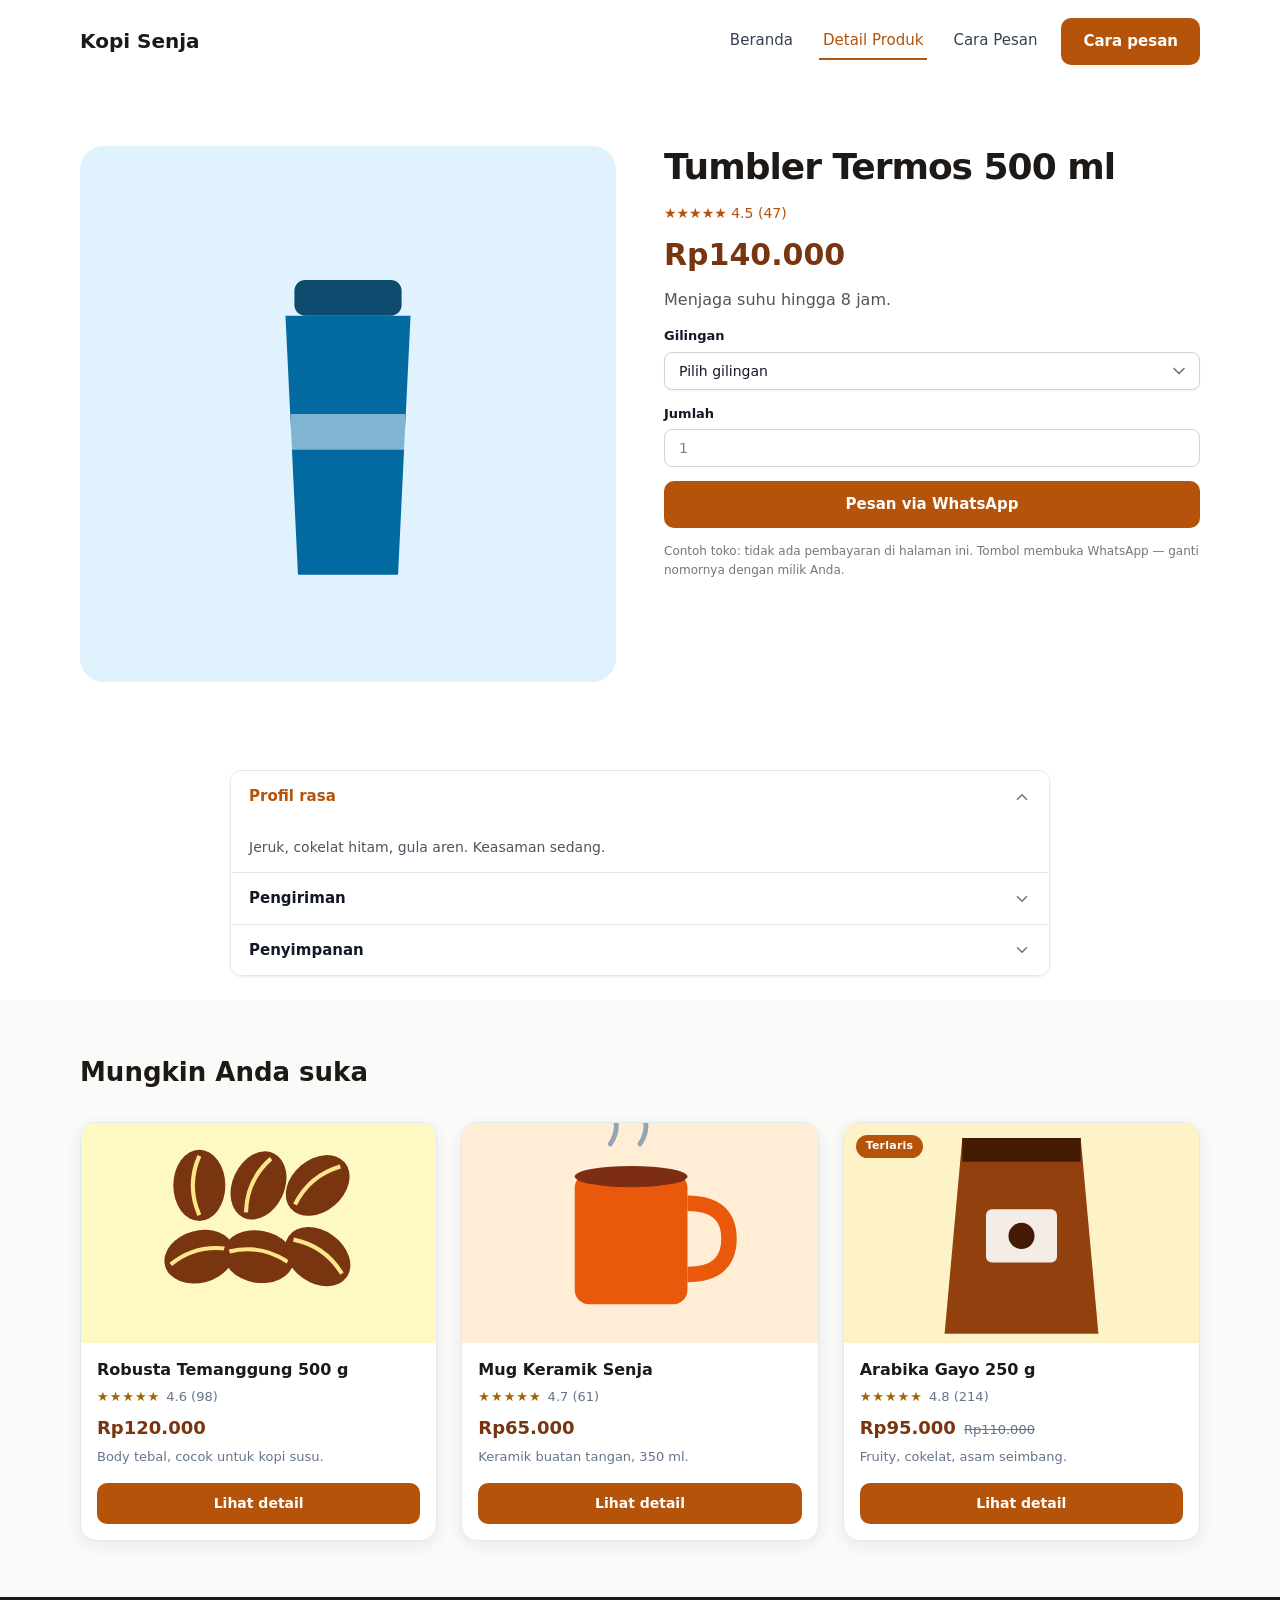
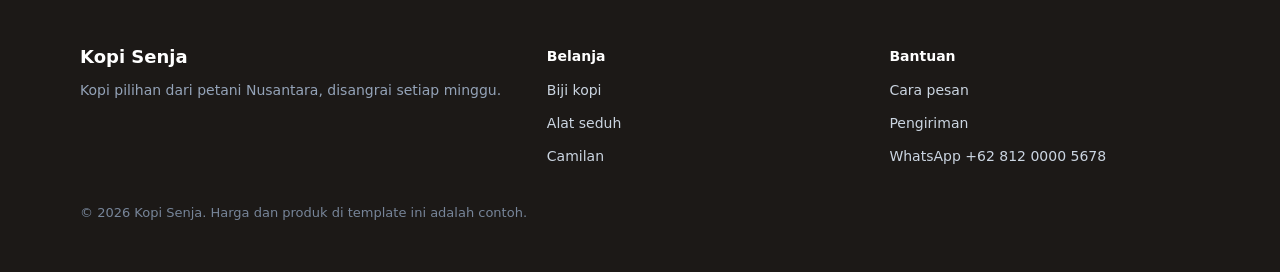
<file: produk/tumbler-termos-500-ml.html>
<!DOCTYPE html>
<html lang="id">
<head>
  <base href="../" />
  <meta charset="UTF-8" />
  <meta name="viewport" content="width=device-width, initial-scale=1.0" />
  <title>Tumbler Termos 500 ml — Toko Online — Kopi Senja</title>
  <meta name="description" content="Contoh toko: tidak ada pembayaran di halaman ini. Tombol membuka WhatsApp — ganti nomornya dengan milik Anda." />
  <meta name="robots" content="index, follow" />
  <meta property="og:type" content="website" />
  <meta property="og:site_name" content="Toko Online — Kopi Senja" />
  <meta property="og:locale" content="id_ID" />
  <meta property="og:title" content="Detail Produk — Toko Online — Kopi Senja" />
  <meta property="og:description" content="Contoh toko: tidak ada pembayaran di halaman ini. Tombol membuka WhatsApp — ganti nomornya dengan milik Anda." />
  <meta name="twitter:card" content="summary" />
  <link rel="icon" href="assets/favicon.svg" type="image/svg+xml" />
  <link rel="stylesheet" href="assets/global.css" />
  <link rel="stylesheet" href="assets/detail-produk.css" />
  <script>(function () {
  var P = "data:image/svg+xml,%3Csvg%20xmlns%3D%22http%3A%2F%2Fwww.w3.org%2F2000%2Fsvg%22%20viewBox%3D%220%200%20400%20300%22%20preserveAspectRatio%3D%22xMidYMid%20meet%22%3E%3Crect%20width%3D%22400%22%20height%3D%22300%22%20fill%3D%22%23eef1f5%22%2F%3E%3Cg%20fill%3D%22none%22%20stroke%3D%22%2394a3b8%22%20stroke-width%3D%226%22%20stroke-linejoin%3D%22round%22%3E%3Crect%20x%3D%22158%22%20y%3D%22114%22%20width%3D%2284%22%20height%3D%2272%22%20rx%3D%229%22%2F%3E%3C%2Fg%3E%3Cpath%20d%3D%22M161%20183%20L186%20152%20L203%20170%20L215%20158%20L239%20183%20Z%22%20fill%3D%22%2394a3b8%22%2F%3E%3Ccircle%20cx%3D%22219%22%20cy%3D%22134%22%20r%3D%228%22%20fill%3D%22%2394a3b8%22%2F%3E%3C%2Fsvg%3E";
  function fix(img) {
    if (img.getAttribute("src") === P) return;
    img.removeAttribute("srcset");
    img.setAttribute("data-img-placeholder", "");
    img.style.backgroundColor = "#eef1f5";
    img.src = P;
  }
  function scan(root) {
    var list = root.querySelectorAll ? root.querySelectorAll("img") : [];
    for (var i = 0; i < list.length; i++) if (!list[i].getAttribute("src")) fix(list[i]);
    if (root.tagName === "IMG" && !root.getAttribute("src")) fix(root);
  }
  document.addEventListener("error", function (e) {
    var t = e.target;
    if (t && t.tagName === "IMG") fix(t);
  }, true);
  function start() {
    scan(document);
    if (!window.MutationObserver) return;
    new MutationObserver(function (records) {
      for (var i = 0; i < records.length; i++) {
        var r = records[i];
        if (r.type === "attributes") {
          if (r.target.tagName === "IMG" && !r.target.getAttribute("src")) fix(r.target);
          else if (r.target.tagName === "IMG" && r.target.getAttribute("src") !== P) {
            r.target.removeAttribute("data-img-placeholder");
            r.target.style.backgroundColor = "";
          }
        } else for (var j = 0; j < r.addedNodes.length; j++) if (r.addedNodes[j].nodeType === 1) scan(r.addedNodes[j]);
      }
    }).observe(document.documentElement, { subtree: true, childList: true, attributes: true, attributeFilter: ["src"] });
  }
  if (document.readyState === "loading") document.addEventListener("DOMContentLoaded", start);
  else start();
})();</script>
</head>
<body>
  <a class="owd-skip" href="#konten">Lewati ke konten</a>
  <main id="konten" class="page-detail-produk">
    <header class="page-detail-produk__box-1">
      <div class="page-detail-produk__box-2">
        <h4 class="page-detail-produk__text-1">Kopi Senja</h4>
        <div class="page-detail-produk__box-3">
          <nav class="page-detail-produk__menu-1" aria-label="Navigasi">
            <input class="page-detail-produk__menu-1__toggle" type="checkbox" id="page-detail-produk__menu-1-toggle" aria-label="Buka menu" />
            <label class="page-detail-produk__menu-1__burger" for="page-detail-produk__menu-1-toggle" aria-hidden="true">
              <span></span>
              <span></span>
              <span></span>
            </label>
            <ul class="page-detail-produk__menu-1__list">
              <li class="page-detail-produk__menu-1__item">
                <a class="page-detail-produk__menu-1__link" href="index.html" data-pm-page="1793705561878-oxe3ofg">Beranda</a>
              </li>
              <li class="page-detail-produk__menu-1__item">
                <a class="page-detail-produk__menu-1__link" aria-current="page" href="detail-produk.html" data-pm-page="1793705561913-wsg22mt">Detail Produk</a>
              </li>
              <li class="page-detail-produk__menu-1__item">
                <a class="page-detail-produk__menu-1__link" href="cara-pesan.html" data-pm-page="1793705561962-ewdbqbz">Cara Pesan</a>
              </li>
            </ul>
          </nav>
          <a href="cara-pesan.html" class="page-detail-produk__anchor-1">Cara pesan</a>
        </div>
      </div>
    </header>
    <section class="page-detail-produk__box-4">
      <div class="page-detail-produk__box-5" data-item="produk">
        <div class="page-detail-produk__box-6">
          <div class="page-detail-produk__image-1-wrapper" data-field="image">
            <img class="page-detail-produk__image-1" src="[data-uri]" alt="Tumbler Termos 500 ml" width="800" height="800" decoding="async" />
          </div>
        </div>
        <div class="page-detail-produk__box-7">
          <span class="page-detail-produk__badge-1" data-field="label" data-empty=""></span>
          <h1 class="page-detail-produk__text-2" data-field="name">Tumbler Termos 500 ml</h1>
          <p class="page-detail-produk__text-3" data-field="rating">★★★★★ 4.5 (47)</p>
          <div class="page-detail-produk__box-8">
            <h2 class="page-detail-produk__text-4" data-field="price">Rp140.000</h2>
            <p class="page-detail-produk__text-5" data-field="compare_price" data-empty=""></p>
          </div>
          <p class="page-detail-produk__text-6" data-field="description">Menjaga suhu hingga 8 jam.</p>
          <div class="page-detail-produk__select-1-wrapper">
            <label class="page-detail-produk__select-1__label" for="page-detail-produk__select-1-id">Gilingan</label>
            <select id="page-detail-produk__select-1-id" class="page-detail-produk__select-1">
              <option value="" disabled selected>Pilih gilingan</option>
              <option value="Biji utuh">Biji utuh</option>
              <option value="Halus (espresso)">Halus (espresso)</option>
              <option value="Sedang (V60)">Sedang (V60)</option>
              <option value="Kasar (French press)">Kasar (French press)</option>
            </select>
          </div>
          <div class="page-detail-produk__input-1-wrapper">
            <label class="page-detail-produk__input-1__label" for="page-detail-produk__input-1-id">Jumlah</label>
            <input id="page-detail-produk__input-1-id" type="number" class="page-detail-produk__input-1" placeholder="1" />
          </div>
          <a href="https://wa.me/6281200005678" class="page-detail-produk__anchor-2">Pesan via WhatsApp</a>
          <p class="page-detail-produk__text-7">Contoh toko: tidak ada pembayaran di halaman ini. Tombol membuka WhatsApp — ganti nomornya dengan milik Anda.</p>
        </div>
      </div>
    </section>
    <section class="page-detail-produk__box-9">
      <div class="page-detail-produk__box-10">
        <div class="page-detail-produk__accordion-1">
          <details class="page-detail-produk__accordion-1__item" name="page-detail-produk__accordion-1-group" open>
            <summary class="page-detail-produk__accordion-1__header">
              <span class="page-detail-produk__accordion-1__title">Profil rasa</span>
              <span class="page-detail-produk__accordion-1__icon" aria-hidden="true"><svg xmlns="http://www.w3.org/2000/svg" width="18" height="18" viewBox="0 0 24 24" fill="none" stroke="currentColor" stroke-width="2" stroke-linecap="round" stroke-linejoin="round"><path d="m6 9 6 6 6-6"/></svg></span>
            </summary>
            <div class="page-detail-produk__accordion-1__content">Jeruk, cokelat hitam, gula aren. Keasaman sedang.</div>
          </details>
          <details class="page-detail-produk__accordion-1__item" name="page-detail-produk__accordion-1-group">
            <summary class="page-detail-produk__accordion-1__header">
              <span class="page-detail-produk__accordion-1__title">Pengiriman</span>
              <span class="page-detail-produk__accordion-1__icon" aria-hidden="true"><svg xmlns="http://www.w3.org/2000/svg" width="18" height="18" viewBox="0 0 24 24" fill="none" stroke="currentColor" stroke-width="2" stroke-linecap="round" stroke-linejoin="round"><path d="m6 9 6 6 6-6"/></svg></span>
            </summary>
            <div class="page-detail-produk__accordion-1__content">Dikirim setiap Senin dan Kamis setelah disangrai.</div>
          </details>
          <details class="page-detail-produk__accordion-1__item" name="page-detail-produk__accordion-1-group">
            <summary class="page-detail-produk__accordion-1__header">
              <span class="page-detail-produk__accordion-1__title">Penyimpanan</span>
              <span class="page-detail-produk__accordion-1__icon" aria-hidden="true"><svg xmlns="http://www.w3.org/2000/svg" width="18" height="18" viewBox="0 0 24 24" fill="none" stroke="currentColor" stroke-width="2" stroke-linecap="round" stroke-linejoin="round"><path d="m6 9 6 6 6-6"/></svg></span>
            </summary>
            <div class="page-detail-produk__accordion-1__content">Simpan di wadah kedap udara, jauh dari sinar matahari.</div>
          </details>
        </div>
      </div>
    </section>
    <section class="page-detail-produk__box-11">
      <div class="page-detail-produk__box-12">
        <h2 class="page-detail-produk__text-8">Mungkin Anda suka</h2>
      </div>
      <div class="page-detail-produk__box-13" data-related="produk" data-limit="3">
        <div class="page-detail-produk__box-14" data-category="Biji kopi">
          <article class="page-detail-produk__product-card-1">
            <img class="page-detail-produk__product-card-1__image" src="[data-uri]" alt="Robusta Temanggung 500 g" width="280" height="220" loading="lazy" decoding="async" />
            <div class="page-detail-produk__product-card-1__body">
              <h3 class="page-detail-produk__product-card-1__name">Robusta Temanggung 500 g</h3>
              <p class="page-detail-produk__product-card-1__rating">
                <span class="page-detail-produk__product-card-1__stars" aria-hidden="true">★★★★★</span>
                <span>4.6 (98)</span>
              </p>
              <p class="page-detail-produk__product-card-1__price">
                <span class="page-detail-produk__product-card-1__now">Rp120.000</span>
              </p>
              <p class="page-detail-produk__product-card-1__text">Body tebal, cocok untuk kopi susu.</p>
              <span class="page-detail-produk__product-card-1__spacer"></span>
              <a class="page-detail-produk__product-card-1__cta" href="produk/robusta-temanggung-500-g.html">Lihat detail</a>
            </div>
          </article>
        </div>
        <div class="page-detail-produk__box-15" data-category="Alat seduh">
          <article class="page-detail-produk__product-card-2">
            <img class="page-detail-produk__product-card-2__image" src="[data-uri]" alt="Mug Keramik Senja" width="280" height="220" loading="lazy" decoding="async" />
            <div class="page-detail-produk__product-card-2__body">
              <h3 class="page-detail-produk__product-card-2__name">Mug Keramik Senja</h3>
              <p class="page-detail-produk__product-card-2__rating">
                <span class="page-detail-produk__product-card-2__stars" aria-hidden="true">★★★★★</span>
                <span>4.7 (61)</span>
              </p>
              <p class="page-detail-produk__product-card-2__price">
                <span class="page-detail-produk__product-card-2__now">Rp65.000</span>
              </p>
              <p class="page-detail-produk__product-card-2__text">Keramik buatan tangan, 350 ml.</p>
              <span class="page-detail-produk__product-card-2__spacer"></span>
              <a class="page-detail-produk__product-card-2__cta" href="produk/mug-keramik-senja.html">Lihat detail</a>
            </div>
          </article>
        </div>
        <div class="page-detail-produk__box-16" data-category="Biji kopi">
          <article class="page-detail-produk__product-card-3">
            <img class="page-detail-produk__product-card-3__image" src="[data-uri]" alt="Arabika Gayo 250 g" width="280" height="220" loading="lazy" decoding="async" />
            <span class="page-detail-produk__product-card-3__badge">Terlaris</span>
            <div class="page-detail-produk__product-card-3__body">
              <h3 class="page-detail-produk__product-card-3__name">Arabika Gayo 250 g</h3>
              <p class="page-detail-produk__product-card-3__rating">
                <span class="page-detail-produk__product-card-3__stars" aria-hidden="true">★★★★★</span>
                <span>4.8 (214)</span>
              </p>
              <p class="page-detail-produk__product-card-3__price">
                <span class="page-detail-produk__product-card-3__now">Rp95.000</span>
                <s class="page-detail-produk__product-card-3__was">Rp110.000</s>
              </p>
              <p class="page-detail-produk__product-card-3__text">Fruity, cokelat, asam seimbang.</p>
              <span class="page-detail-produk__product-card-3__spacer"></span>
              <a class="page-detail-produk__product-card-3__cta" href="produk/arabika-gayo-250-g.html">Lihat detail</a>
            </div>
          </article>
        </div>
      </div>
    </section>
    <footer class="page-detail-produk__box-17">
      <div class="page-detail-produk__box-18">
        <div class="page-detail-produk__box-19">
          <h4 class="page-detail-produk__text-9">Kopi Senja</h4>
          <p class="page-detail-produk__text-10">Kopi pilihan dari petani Nusantara, disangrai setiap minggu.</p>
        </div>
        <div class="page-detail-produk__box-20">
          <p class="page-detail-produk__text-11">Belanja</p>
          <ul class="page-detail-produk__list-1">
            <li>Biji kopi</li>
            <li>Alat seduh</li>
            <li>Camilan</li>
          </ul>
        </div>
        <div class="page-detail-produk__box-21">
          <p class="page-detail-produk__text-12">Bantuan</p>
          <ul class="page-detail-produk__list-2">
            <li>Cara pesan</li>
            <li>Pengiriman</li>
            <li>WhatsApp +62 812 0000 5678</li>
          </ul>
        </div>
      </div>
      <div class="page-detail-produk__box-22">
        <p class="page-detail-produk__text-13">© 2026 Kopi Senja. Harga dan produk di template ini adalah contoh.</p>
      </div>
    </footer>
  </main>
</body>
</html>
</file>
<file: assets/global.css>
/* Variabel global */
:root {
  --font-seriff: "seriff", serif;
  --color-primary: #3b68f0;
  --color-secondary: #0f172a;
  --color-text: #1f2937;
  --color-muted: #64748b;
  --color-surface: #ffffff;
  --font-heading: system-ui, -apple-system, "Segoe UI", Roboto, sans-serif;
  --font-body: system-ui, -apple-system, "Segoe UI", Roboto, sans-serif;
  --radius: 8px;
  --space: 16px;
}

/* Dasar (sama dengan pratinjau Page Maker) */
*, *::before, *::after {
  box-sizing: border-box;
}

html,
body {
  margin: 0;
  padding: 0;
}

body {
  font-family: system-ui, -apple-system, "Segoe UI", Roboto, sans-serif;
  line-height: 1.5;
  background: #fff;
}

img {
  max-width: 100%;
}

/* Tautan "Lewati ke konten": tersembunyi sampai difokus dengan keyboard */
.owd-skip {
  position: absolute;
  left: 12px;
  top: -64px;
  z-index: 10000;
  padding: 10px 16px;
  border-radius: 8px;
  background: #111827;
  color: #ffffff;
  font: 600 14px/1.2 system-ui, sans-serif;
  text-decoration: none;
}
.owd-skip:focus {
  top: 12px;
  outline: 3px solid #f59e0b;
  outline-offset: 2px;
}
</file>
<file: assets/index.css>
/* Variabel global */
:root {
  --font-seriff: "seriff", serif;
  --color-primary: #3b68f0;
  --color-secondary: #0f172a;
  --color-text: #1f2937;
  --color-muted: #64748b;
  --color-surface: #ffffff;
  --font-heading: system-ui, -apple-system, "Segoe UI", Roboto, sans-serif;
  --font-body: system-ui, -apple-system, "Segoe UI", Roboto, sans-serif;
  --radius: 8px;
  --space: 16px;
}

/* Layout */
.page-beranda {
  font-family: "Trebuchet MS", Helvetica, sans-serif;
  box-sizing: border-box;
  display: flex;
  flex-direction: column;
  gap: 0px;
  align-items: stretch;
  background: #ffffff;
  width: 100%;
  max-width: 100%;
  min-width: 0;
}

.page-beranda__box-1 {
  box-sizing: border-box;
  display: block;
  padding: 18px 24px;
  background: #ffffff;
  width: 100%;
  max-width: 100%;
  min-width: 0;
}

.page-beranda__box-2 {
  box-sizing: border-box;
  display: flex;
  flex-direction: row;
  gap: 16px;
  align-items: center;
  justify-content: space-between;
  width: 100%;
  max-width: 1120px;
  min-width: 0;
  margin-left: auto;
  margin-right: auto;
}

.page-beranda__box-3 {
  box-sizing: border-box;
  display: flex;
  flex-direction: row;
  gap: 20px;
  align-items: center;
  justify-content: flex-start;
  max-width: 100%;
  min-width: 0;
}

.page-beranda__box-4 {
  box-sizing: border-box;
  display: block;
  padding: clamp(48px, 32.35px + 4.35vw, 88px) 24px;
  background: #fffbeb;
  width: 100%;
  max-width: 100%;
  min-width: 0;
}

.page-beranda__box-5 {
  box-sizing: border-box;
  display: grid;
  grid-template-columns: repeat(2, minmax(0, 1fr));
  gap: 48px;
  align-items: center;
  justify-items: stretch;
  width: 100%;
  max-width: 1120px;
  min-width: 0;
  margin-left: auto;
  margin-right: auto;
}

.page-beranda__box-6 {
  box-sizing: border-box;
  display: flex;
  flex-direction: column;
  gap: 20px;
  align-items: flex-start;
  max-width: 100%;
  min-width: 0;
}

.page-beranda__box-7 {
  box-sizing: border-box;
  display: flex;
  flex-direction: row;
  flex-wrap: wrap;
  gap: 12px;
  align-items: center;
  justify-content: flex-start;
  width: 100%;
  max-width: 100%;
  min-width: 0;
}

.page-beranda__box-8 {
  box-sizing: border-box;
  display: flex;
  flex-direction: column;
  gap: 12px;
  align-items: flex-start;
  max-width: 100%;
  min-width: 0;
}

.page-beranda__box-9 {
  box-sizing: border-box;
  display: block;
  padding: 28px 24px;
  width: 100%;
  max-width: 100%;
  min-width: 0;
}

.page-beranda__box-10 {
  box-sizing: border-box;
  display: flex;
  flex-direction: column;
  gap: 0px;
  align-items: flex-start;
  width: 100%;
  max-width: 1120px;
  min-width: 0;
  margin-left: auto;
  margin-right: auto;
}

.page-beranda__box-11 {
  box-sizing: border-box;
  display: flex;
  flex-direction: row;
  flex-wrap: wrap;
  gap: 10px;
  align-items: center;
  justify-content: flex-start;
  width: 100%;
  max-width: 100%;
  min-width: 0;
}

.page-beranda__box-12 {
  box-sizing: border-box;
  display: block;
  padding: clamp(32px, 22.61px + 2.61vw, 56px) 24px;
  width: 100%;
  max-width: 100%;
  min-width: 0;
}

.page-beranda__box-13 {
  box-sizing: border-box;
  display: flex;
  flex-direction: column;
  gap: 6px;
  align-items: stretch;
  width: 100%;
  max-width: 1120px;
  min-width: 0;
  margin-left: auto;
  margin-right: auto;
}

.page-beranda__box-14 {
  box-sizing: border-box;
  display: grid;
  grid-template-columns: repeat(3, minmax(0, 1fr));
  gap: 24px;
  align-items: stretch;
  justify-items: stretch;
  width: 100%;
  max-width: 1120px;
  min-width: 0;
  margin-left: auto;
  margin-right: auto;
}

.page-beranda__box-15 {
  box-sizing: border-box;
  display: flex;
  flex-direction: column;
  gap: 12px;
  align-items: flex-start;
  max-width: 100%;
  min-width: 0;
}

.page-beranda__box-16 {
  box-sizing: border-box;
  display: flex;
  flex-direction: column;
  gap: 12px;
  align-items: flex-start;
  max-width: 100%;
  min-width: 0;
}

.page-beranda__box-17 {
  box-sizing: border-box;
  display: flex;
  flex-direction: column;
  gap: 12px;
  align-items: flex-start;
  max-width: 100%;
  min-width: 0;
}

.page-beranda__box-18 {
  box-sizing: border-box;
  display: flex;
  flex-direction: column;
  gap: 12px;
  align-items: flex-start;
  max-width: 100%;
  min-width: 0;
}

.page-beranda__box-19 {
  box-sizing: border-box;
  display: flex;
  flex-direction: column;
  gap: 12px;
  align-items: flex-start;
  max-width: 100%;
  min-width: 0;
}

.page-beranda__box-20 {
  box-sizing: border-box;
  display: flex;
  flex-direction: column;
  gap: 12px;
  align-items: flex-start;
  max-width: 100%;
  min-width: 0;
}

.page-beranda__box-21 {
  box-sizing: border-box;
  display: block;
  padding: clamp(40px, 27.48px + 3.48vw, 72px) 24px;
  background: #fafaf9;
  width: 100%;
  max-width: 100%;
  min-width: 0;
}

.page-beranda__box-22 {
  box-sizing: border-box;
  display: flex;
  flex-direction: column;
  gap: 16px;
  align-items: stretch;
  width: 100%;
  max-width: 1120px;
  min-width: 0;
  margin-left: auto;
  margin-right: auto;
}

.page-beranda__box-23 {
  box-sizing: border-box;
  display: grid;
  grid-template-columns: repeat(3, minmax(0, 1fr));
  gap: 24px;
  align-items: stretch;
  justify-items: stretch;
  width: 100%;
  max-width: 1120px;
  min-width: 0;
  margin-left: auto;
  margin-right: auto;
}

.page-beranda__box-24 {
  box-sizing: border-box;
  display: flex;
  flex-direction: column;
  gap: 6px;
  align-items: flex-start;
  padding: 24px;
  background: #ffffff;
  border: 1px solid #e7e5e4;
  border-radius: 16px;
  transition: translate 0.25s ease, box-shadow 0.25s ease;
  max-width: 100%;
  min-width: 0;
}

.page-beranda__box-25 {
  box-sizing: border-box;
  display: flex;
  flex-direction: column;
  gap: 6px;
  align-items: flex-start;
  padding: 24px;
  background: #ffffff;
  border: 1px solid #e7e5e4;
  border-radius: 16px;
  transition: translate 0.25s ease, box-shadow 0.25s ease;
  max-width: 100%;
  min-width: 0;
}

.page-beranda__box-26 {
  box-sizing: border-box;
  display: flex;
  flex-direction: column;
  gap: 6px;
  align-items: flex-start;
  padding: 24px;
  background: #ffffff;
  border: 1px solid #e7e5e4;
  border-radius: 16px;
  transition: translate 0.25s ease, box-shadow 0.25s ease;
  max-width: 100%;
  min-width: 0;
}

.page-beranda__box-27 {
  box-sizing: border-box;
  display: block;
  padding: clamp(32px, 25.74px + 1.74vw, 48px) 24px;
  background: #1c1917;
  width: 100%;
  max-width: 100%;
  min-width: 0;
}

.page-beranda__box-28 {
  box-sizing: border-box;
  display: grid;
  grid-template-columns: minmax(0, 1.4fr) minmax(0, 1fr) minmax(0, 1fr);
  gap: 32px;
  align-items: start;
  justify-items: stretch;
  width: 100%;
  max-width: 1120px;
  min-width: 0;
  margin-left: auto;
  margin-right: auto;
}

.page-beranda__box-29 {
  box-sizing: border-box;
  display: flex;
  flex-direction: column;
  gap: 10px;
  align-items: flex-start;
  max-width: 100%;
  min-width: 0;
}

.page-beranda__box-30 {
  box-sizing: border-box;
  display: flex;
  flex-direction: column;
  gap: 8px;
  align-items: flex-start;
  max-width: 100%;
  min-width: 0;
}

.page-beranda__box-31 {
  box-sizing: border-box;
  display: flex;
  flex-direction: column;
  gap: 8px;
  align-items: flex-start;
  max-width: 100%;
  min-width: 0;
}

.page-beranda__box-32 {
  box-sizing: border-box;
  display: flex;
  flex-direction: column;
  gap: 0px;
  align-items: flex-start;
  width: 100%;
  max-width: 1120px;
  min-width: 0;
  margin-left: auto;
  margin-right: auto;
}

@media (hover: hover) and (prefers-reduced-motion: no-preference) {
  .page-beranda__box-24:hover {
    translate: 0 -6px;
    box-shadow: 0 22px 44px -20px rgba(15, 23, 42, 0.35);
  }

  .page-beranda__box-25:hover {
    translate: 0 -6px;
    box-shadow: 0 22px 44px -20px rgba(15, 23, 42, 0.35);
  }

  .page-beranda__box-26:hover {
    translate: 0 -6px;
    box-shadow: 0 22px 44px -20px rgba(15, 23, 42, 0.35);
  }
}

@media (min-width: 1025px) {
  .page-beranda__box-23 {
    padding-bottom: 40px;
  }

  .page-beranda__box-23 > :nth-child(3n+2) {
    position: relative;
    top: 40px;
  }
}

@media (max-width: 640px) {
  .page-beranda__box-5 {
    grid-template-columns: minmax(0, 1fr);
  }

  .page-beranda__box-14 {
    grid-template-columns: none;
    grid-auto-flow: column;
    grid-auto-columns: minmax(78%, 1fr);
    overflow-x: auto;
    scroll-snap-type: x mandatory;
    overscroll-behavior-x: contain;
    padding-bottom: 12px;
    scrollbar-width: thin;
  }

  .page-beranda__box-14 > * {
    scroll-snap-align: start;
  }

  .page-beranda__box-23 {
    grid-template-columns: minmax(0, 1fr);
  }

  .page-beranda__box-28 {
    grid-template-columns: minmax(0, 1fr);
  }
}

/* Text — H4 */
.page-beranda__text-1 {
  box-sizing: border-box;
  display: inline-block;
  margin: 0px 0px 0px 0px;
  padding: 0px;
  border: 0px none #1e40af;
  border-radius: 0px;
  background: transparent;
  color: #1c1917;
  font-family: inherit;
  font-size: 20px;
  font-weight: 700;
  overflow-wrap: break-word;
  text-align: left;
  letter-spacing: 0px;
  text-transform: none;
  text-decoration: none;
  cursor: auto;
  transition: all 150ms ease;
}

/* Menu — Menu */
.page-beranda__menu-1 {
  box-sizing: border-box;
  max-width: 100%;
}
.page-beranda__menu-1__list {
  display: flex;
  flex-direction: row;
  flex-wrap: wrap;
  justify-content: flex-end;
  gap: 22px;
  margin: 0;
  padding: 0;
  list-style: none;
}
.page-beranda__menu-1__link {
  display: inline-block;
  padding: 6px 4px;
  border-bottom: 2px solid transparent;
  color: #334155;
  font-size: 15px;
  font-weight: 500;
  text-decoration: none;
  transition: color 0.2s ease, border-color 0.2s ease;
}
.page-beranda__menu-1__link:hover,
.page-beranda__menu-1__link:focus-visible {
  color: #b45309;
}
.page-beranda__menu-1__link[aria-current="page"] {
  color: #b45309;
  border-bottom-color: #b45309;
}
.page-beranda__menu-1 {
  position: relative;
}
.page-beranda__menu-1__toggle {
  position: absolute;
  width: 1px;
  height: 1px;
  opacity: 0;
  pointer-events: none;
}
.page-beranda__menu-1__burger {
  display: none;
}
@media (max-width: 1024px) {
  .page-beranda__menu-1 {
    /* Hamburger di ujung kanan baris header (setelah tombol CTA). */
    order: 2;
    display: flex;
    justify-content: flex-end;
  }
  .page-beranda__menu-1__burger {
    display: inline-flex;
    flex-direction: column;
    justify-content: center;
    gap: 5px;
    width: 44px;
    height: 44px;
    padding: 0 11px;
    border-radius: 10px;
    color: #334155;
    cursor: pointer;
    box-sizing: border-box;
  }
  .page-beranda__menu-1__burger span {
    display: block;
    height: 2px;
    border-radius: 2px;
    background: currentColor;
    transition: transform 0.2s ease, opacity 0.2s ease;
  }
  .page-beranda__menu-1__burger:hover {
    background: color-mix(in srgb, #334155 10%, transparent);
  }
  .page-beranda__menu-1__toggle:focus-visible + .page-beranda__menu-1__burger {
    outline: 2px solid #b45309;
    outline-offset: 2px;
  }
  .page-beranda__menu-1__toggle:checked + .page-beranda__menu-1__burger span:nth-child(1) {
    transform: translateY(7px) rotate(45deg);
  }
  .page-beranda__menu-1__toggle:checked + .page-beranda__menu-1__burger span:nth-child(2) {
    opacity: 0;
  }
  .page-beranda__menu-1__toggle:checked + .page-beranda__menu-1__burger span:nth-child(3) {
    transform: translateY(-7px) rotate(-45deg);
  }
  .page-beranda__menu-1__list {
    display: none;
    position: absolute;
    top: calc(100% + 8px);
    right: 0;
    z-index: 60;
    width: max-content;
    min-width: 220px;
    max-width: calc(100vw - 32px);
    flex-direction: column;
    align-items: stretch;
    gap: 2px;
    padding: 8px;
    border: 1px solid color-mix(in srgb, #334155 14%, transparent);
    border-radius: 14px;
    background: #ffffff;
    box-shadow: 0 20px 40px -16px rgba(15, 23, 42, 0.35);
    box-sizing: border-box;
  }
  .page-beranda__menu-1__toggle:checked ~ .page-beranda__menu-1__list {
    display: flex;
  }
  .page-beranda__menu-1__link {
    display: block;
    padding: 10px 12px;
    border-bottom: 0;
    border-radius: 8px;
  }
  .page-beranda__menu-1__link:hover {
    background: color-mix(in srgb, #334155 8%, transparent);
  }
  .page-beranda__menu-1__link[aria-current="page"] {
    background: color-mix(in srgb, #b45309 12%, transparent);
  }
}

/* Anchor / Link — Tombol tautan */
.page-beranda__anchor-1 {
  box-sizing: border-box;
  display: inline-block;
  margin: 0px 0px 0px 0px;
  padding: 12px 22px 12px 22px;
  border: 0px none #1e40af;
  border-radius: 10px;
  background: #b45309;
  color: #ffffff;
  font-family: inherit;
  font-size: 15px;
  font-weight: 600;
  overflow-wrap: break-word;
  text-align: center;
  letter-spacing: 0px;
  text-transform: none;
  text-decoration: none;
  cursor: pointer;
  transition: all 150ms ease;
}

.page-beranda__anchor-1:hover {
  background: #78350f;
  color: #ffffff;
  border-color: #78350f;
  transform: none;
}

/* Text — Paragraf */
.page-beranda__text-2 {
  box-sizing: border-box;
  display: inline-block;
  width: 100%;
  margin: 0px 0px 0px 0px;
  padding: 0px;
  border: 0px none #1e40af;
  border-radius: 0px;
  background: transparent;
  color: #b45309;
  font-family: inherit;
  font-size: 13px;
  font-weight: 700;
  overflow-wrap: break-word;
  text-align: left;
  letter-spacing: 1px;
  text-transform: uppercase;
  text-decoration: none;
  cursor: auto;
  transition: all 150ms ease;
}

/* Text — H1 */
.page-beranda__text-3 {
  box-sizing: border-box;
  display: inline-block;
  width: 100%;
  margin: 0px 0px 0px 0px;
  padding: 0px;
  border: 0px none #1e40af;
  border-radius: 0px;
  background: transparent;
  color: #1c1917;
  font-family: inherit;
  font-size: clamp(2rem, 1.707rem + 1.304vw, 2.75rem);
  font-weight: 800;
  overflow-wrap: break-word;
  text-align: left;
  letter-spacing: -1px;
  text-transform: none;
  text-decoration: none;
  cursor: auto;
  transition: all 150ms ease;
}

/* Text — Paragraf */
.page-beranda__text-4 {
  box-sizing: border-box;
  display: inline-block;
  width: 100%;
  margin: 0px 0px 0px 0px;
  padding: 0px;
  border: 0px none #1e40af;
  border-radius: 0px;
  background: transparent;
  color: #57534e;
  font-family: inherit;
  font-size: 18px;
  font-weight: 400;
  overflow-wrap: break-word;
  text-align: left;
  letter-spacing: 0px;
  text-transform: none;
  text-decoration: none;
  cursor: auto;
  transition: all 150ms ease;
}

/* Anchor / Link — Tombol tautan */
.page-beranda__anchor-2 {
  box-sizing: border-box;
  display: inline-block;
  margin: 0px 0px 0px 0px;
  padding: 12px 22px 12px 22px;
  border: 0px none #1e40af;
  border-radius: 10px;
  background: #b45309;
  color: #ffffff;
  font-family: inherit;
  font-size: 15px;
  font-weight: 600;
  overflow-wrap: break-word;
  text-align: center;
  letter-spacing: 0px;
  text-transform: none;
  text-decoration: none;
  cursor: pointer;
  transition: all 150ms ease;
}

.page-beranda__anchor-2:hover {
  background: #78350f;
  color: #ffffff;
  border-color: #78350f;
  transform: none;
}

/* Anchor / Link — Tombol tautan */
.page-beranda__anchor-3 {
  box-sizing: border-box;
  display: inline-block;
  margin: 0px 0px 0px 0px;
  padding: 12px 22px 12px 22px;
  border: 2px solid #b45309;
  border-radius: 10px;
  background: transparent;
  color: #b45309;
  font-family: inherit;
  font-size: 15px;
  font-weight: 600;
  overflow-wrap: break-word;
  text-align: center;
  letter-spacing: 0px;
  text-transform: none;
  text-decoration: none;
  cursor: pointer;
  transition: all 150ms ease;
}

.page-beranda__anchor-3:hover {
  background: #fef3c7;
  color: #78350f;
  border-color: #78350f;
  transform: none;
}

/* Image — Gambar */
.page-beranda__image-1-wrapper {
  box-sizing: border-box;
  width: 100%;
  aspect-ratio: 3 / 2;
  display: inline-block;
  max-width: 100%;
  position: relative;
  overflow: hidden;
  border: 0px none #e5e7eb;
  border-radius: 24px;
  transition: all 300ms ease-in-out;
}

.page-beranda__image-1 {
  width: 100%;
  height: 100%;
  object-fit: cover;
  display: block;
  filter: none;
  transition: all 300ms ease-in-out;
}

/* Badge — Badge */
.page-beranda__badge-1 {
  box-sizing: border-box;
  display: inline-block;
  margin: 0px;
  padding: 3px 10px 3px 10px;
  border: 1px solid #b45309;
  border-radius: 9999px;
  background: #b45309;
  color: #ffffff;
  font-family: inherit;
  font-size: 12px;
  font-weight: 600;
  overflow-wrap: break-word;
  text-align: center;
  letter-spacing: 0px;
  text-transform: none;
  text-decoration: none;
  cursor: default;
  transition: all 150ms ease;
}

/* Badge — Badge */
.page-beranda__badge-2 {
  box-sizing: border-box;
  display: inline-block;
  margin: 0px;
  padding: 3px 10px 3px 10px;
  border: 1px solid #fde68a;
  border-radius: 9999px;
  background: #fef3c7;
  color: #78350f;
  font-family: inherit;
  font-size: 12px;
  font-weight: 600;
  overflow-wrap: break-word;
  text-align: center;
  letter-spacing: 0px;
  text-transform: none;
  text-decoration: none;
  cursor: default;
  transition: all 150ms ease;
}

/* Badge — Badge */
.page-beranda__badge-3 {
  box-sizing: border-box;
  display: inline-block;
  margin: 0px;
  padding: 3px 10px 3px 10px;
  border: 1px solid #fde68a;
  border-radius: 9999px;
  background: #fef3c7;
  color: #78350f;
  font-family: inherit;
  font-size: 12px;
  font-weight: 600;
  overflow-wrap: break-word;
  text-align: center;
  letter-spacing: 0px;
  text-transform: none;
  text-decoration: none;
  cursor: default;
  transition: all 150ms ease;
}

/* Badge — Badge */
.page-beranda__badge-4 {
  box-sizing: border-box;
  display: inline-block;
  margin: 0px;
  padding: 3px 10px 3px 10px;
  border: 1px solid #fde68a;
  border-radius: 9999px;
  background: #fef3c7;
  color: #78350f;
  font-family: inherit;
  font-size: 12px;
  font-weight: 600;
  overflow-wrap: break-word;
  text-align: center;
  letter-spacing: 0px;
  text-transform: none;
  text-decoration: none;
  cursor: default;
  transition: all 150ms ease;
}

/* Text — Paragraf */
.page-beranda__text-5 {
  box-sizing: border-box;
  display: inline-block;
  width: 100%;
  margin: 0px 0px 0px 0px;
  padding: 0px;
  border: 0px none #1e40af;
  border-radius: 0px;
  background: transparent;
  color: #b45309;
  font-family: inherit;
  font-size: 13px;
  font-weight: 700;
  overflow-wrap: break-word;
  text-align: left;
  letter-spacing: 1px;
  text-transform: uppercase;
  text-decoration: none;
  cursor: auto;
  transition: all 150ms ease;
}

/* Text — H2 */
.page-beranda__text-6 {
  box-sizing: border-box;
  display: inline-block;
  width: 100%;
  margin: 0px 0px 0px 0px;
  padding: 0px;
  border: 0px none #1e40af;
  border-radius: 0px;
  background: transparent;
  color: #1c1917;
  font-family: inherit;
  font-size: clamp(1.438rem, 1.217rem + 0.978vw, 2rem);
  font-weight: 800;
  overflow-wrap: break-word;
  text-align: left;
  letter-spacing: 0px;
  text-transform: none;
  text-decoration: none;
  cursor: auto;
  transition: all 150ms ease;
}

/* Product Card — Arabika Gayo 250 g */
.page-beranda__product-card-1 {
  box-sizing: border-box;
  position: relative;
  display: flex;
  flex-direction: column;
  max-width: 100%;
  overflow: hidden;
  width: 100%;
  background: #ffffff;
  border: 1px solid #e2e8f0;
  border-radius: 16px;
  box-shadow: 0px 4px 16px 0px rgba(15, 23, 42, 0.08);
  transition: all 220ms ease;
}

.page-beranda__product-card-1:hover {
  background: #ffffff;
  border-color: #fef3c7;
  transform: translateY(-3px);
  box-shadow: 0px 14px 32px 0px rgba(15, 23, 42, 0.14);
}

.page-beranda__product-card-1__image {
  display: block;
  width: 100%;
  height: 220px;
  object-fit: cover;
  border-radius: 0px;
  background: #f1f5f9;
}

.page-beranda__product-card-1__badge {
  position: absolute;
  top: 12px;
  left: 12px;
  padding: 3px 10px;
  border-radius: 999px;
  background: #b45309;
  color: #ffffff;
  font-size: 11px;
  font-weight: 700;
  letter-spacing: 0.02em;
}

.page-beranda__product-card-1__body {
  display: flex;
  flex-direction: column;
  flex: 1;
  gap: 6px;
  padding: 16px 16px 16px 16px;
}

.page-beranda__product-card-1__name {
  margin: 0;
  font-size: 16px;
  font-weight: 600;
  line-height: 1.35;
  color: #1c1917;
}

.page-beranda__product-card-1__rating {
  display: flex;
  align-items: center;
  gap: 6px;
  margin: 0;
  font-size: 13px;
  color: #64748b;
}
.page-beranda__product-card-1__stars {
  color: #9d6507;
  letter-spacing: 1px;
}

.page-beranda__product-card-1__price {
  display: flex;
  align-items: baseline;
  flex-wrap: wrap;
  gap: 8px;
  margin: 2px 0 0;
}
.page-beranda__product-card-1__now {
  font-size: 18px;
  font-weight: 700;
  color: #78350f;
}
.page-beranda__product-card-1__was {
  font-size: 13px;
  color: #64748b;
  text-decoration: line-through;
}

.page-beranda__product-card-1__text {
  margin: 0;
  font-size: 13px;
  font-weight: 400;
  color: #64748b;
  line-height: 1.55;
}

.page-beranda__product-card-1__cta {
  display: block;
  width: 100%;
  box-sizing: border-box;
  margin-top: auto;
  padding: 10px 16px;
  border: none;
  border-radius: 10px;
  background: #b45309;
  color: #ffffff;
  font-family: inherit;
  font-size: 14px;
  font-weight: 600;
  text-align: center;
  text-decoration: none;
  cursor: pointer;
  transition: opacity 150ms ease;
}
.page-beranda__product-card-1__cta:hover,
.page-beranda__product-card-1__cta:focus-visible {
  opacity: 0.88;
}
.page-beranda__product-card-1__spacer {
  flex: 1;
  min-height: 4px;
}

/* Product Card — Robusta Temanggung 500 g */
.page-beranda__product-card-2 {
  box-sizing: border-box;
  position: relative;
  display: flex;
  flex-direction: column;
  max-width: 100%;
  overflow: hidden;
  width: 100%;
  background: #ffffff;
  border: 1px solid #e2e8f0;
  border-radius: 16px;
  box-shadow: 0px 4px 16px 0px rgba(15, 23, 42, 0.08);
  transition: all 220ms ease;
}

.page-beranda__product-card-2:hover {
  background: #ffffff;
  border-color: #fef3c7;
  transform: translateY(-3px);
  box-shadow: 0px 14px 32px 0px rgba(15, 23, 42, 0.14);
}

.page-beranda__product-card-2__image {
  display: block;
  width: 100%;
  height: 220px;
  object-fit: cover;
  border-radius: 0px;
  background: #f1f5f9;
}

.page-beranda__product-card-2__badge {
  position: absolute;
  top: 12px;
  left: 12px;
  padding: 3px 10px;
  border-radius: 999px;
  background: #b45309;
  color: #ffffff;
  font-size: 11px;
  font-weight: 700;
  letter-spacing: 0.02em;
}

.page-beranda__product-card-2__body {
  display: flex;
  flex-direction: column;
  flex: 1;
  gap: 6px;
  padding: 16px 16px 16px 16px;
}

.page-beranda__product-card-2__name {
  margin: 0;
  font-size: 16px;
  font-weight: 600;
  line-height: 1.35;
  color: #1c1917;
}

.page-beranda__product-card-2__rating {
  display: flex;
  align-items: center;
  gap: 6px;
  margin: 0;
  font-size: 13px;
  color: #64748b;
}
.page-beranda__product-card-2__stars {
  color: #9d6507;
  letter-spacing: 1px;
}

.page-beranda__product-card-2__price {
  display: flex;
  align-items: baseline;
  flex-wrap: wrap;
  gap: 8px;
  margin: 2px 0 0;
}
.page-beranda__product-card-2__now {
  font-size: 18px;
  font-weight: 700;
  color: #78350f;
}
.page-beranda__product-card-2__was {
  font-size: 13px;
  color: #64748b;
  text-decoration: line-through;
}

.page-beranda__product-card-2__text {
  margin: 0;
  font-size: 13px;
  font-weight: 400;
  color: #64748b;
  line-height: 1.55;
}

.page-beranda__product-card-2__cta {
  display: block;
  width: 100%;
  box-sizing: border-box;
  margin-top: auto;
  padding: 10px 16px;
  border: none;
  border-radius: 10px;
  background: #b45309;
  color: #ffffff;
  font-family: inherit;
  font-size: 14px;
  font-weight: 600;
  text-align: center;
  text-decoration: none;
  cursor: pointer;
  transition: opacity 150ms ease;
}
.page-beranda__product-card-2__cta:hover,
.page-beranda__product-card-2__cta:focus-visible {
  opacity: 0.88;
}
.page-beranda__product-card-2__spacer {
  flex: 1;
  min-height: 4px;
}

/* Product Card — Mug Keramik Senja */
.page-beranda__product-card-3 {
  box-sizing: border-box;
  position: relative;
  display: flex;
  flex-direction: column;
  max-width: 100%;
  overflow: hidden;
  width: 100%;
  background: #ffffff;
  border: 1px solid #e2e8f0;
  border-radius: 16px;
  box-shadow: 0px 4px 16px 0px rgba(15, 23, 42, 0.08);
  transition: all 220ms ease;
}

.page-beranda__product-card-3:hover {
  background: #ffffff;
  border-color: #fef3c7;
  transform: translateY(-3px);
  box-shadow: 0px 14px 32px 0px rgba(15, 23, 42, 0.14);
}

.page-beranda__product-card-3__image {
  display: block;
  width: 100%;
  height: 220px;
  object-fit: cover;
  border-radius: 0px;
  background: #f1f5f9;
}

.page-beranda__product-card-3__badge {
  position: absolute;
  top: 12px;
  left: 12px;
  padding: 3px 10px;
  border-radius: 999px;
  background: #b45309;
  color: #ffffff;
  font-size: 11px;
  font-weight: 700;
  letter-spacing: 0.02em;
}

.page-beranda__product-card-3__body {
  display: flex;
  flex-direction: column;
  flex: 1;
  gap: 6px;
  padding: 16px 16px 16px 16px;
}

.page-beranda__product-card-3__name {
  margin: 0;
  font-size: 16px;
  font-weight: 600;
  line-height: 1.35;
  color: #1c1917;
}

.page-beranda__product-card-3__rating {
  display: flex;
  align-items: center;
  gap: 6px;
  margin: 0;
  font-size: 13px;
  color: #64748b;
}
.page-beranda__product-card-3__stars {
  color: #9d6507;
  letter-spacing: 1px;
}

.page-beranda__product-card-3__price {
  display: flex;
  align-items: baseline;
  flex-wrap: wrap;
  gap: 8px;
  margin: 2px 0 0;
}
.page-beranda__product-card-3__now {
  font-size: 18px;
  font-weight: 700;
  color: #78350f;
}
.page-beranda__product-card-3__was {
  font-size: 13px;
  color: #64748b;
  text-decoration: line-through;
}

.page-beranda__product-card-3__text {
  margin: 0;
  font-size: 13px;
  font-weight: 400;
  color: #64748b;
  line-height: 1.55;
}

.page-beranda__product-card-3__cta {
  display: block;
  width: 100%;
  box-sizing: border-box;
  margin-top: auto;
  padding: 10px 16px;
  border: none;
  border-radius: 10px;
  background: #b45309;
  color: #ffffff;
  font-family: inherit;
  font-size: 14px;
  font-weight: 600;
  text-align: center;
  text-decoration: none;
  cursor: pointer;
  transition: opacity 150ms ease;
}
.page-beranda__product-card-3__cta:hover,
.page-beranda__product-card-3__cta:focus-visible {
  opacity: 0.88;
}
.page-beranda__product-card-3__spacer {
  flex: 1;
  min-height: 4px;
}

/* Product Card — Set V60 Pemula */
.page-beranda__product-card-4 {
  box-sizing: border-box;
  position: relative;
  display: flex;
  flex-direction: column;
  max-width: 100%;
  overflow: hidden;
  width: 100%;
  background: #ffffff;
  border: 1px solid #e2e8f0;
  border-radius: 16px;
  box-shadow: 0px 4px 16px 0px rgba(15, 23, 42, 0.08);
  transition: all 220ms ease;
}

.page-beranda__product-card-4:hover {
  background: #ffffff;
  border-color: #fef3c7;
  transform: translateY(-3px);
  box-shadow: 0px 14px 32px 0px rgba(15, 23, 42, 0.14);
}

.page-beranda__product-card-4__image {
  display: block;
  width: 100%;
  height: 220px;
  object-fit: cover;
  border-radius: 0px;
  background: #f1f5f9;
}

.page-beranda__product-card-4__badge {
  position: absolute;
  top: 12px;
  left: 12px;
  padding: 3px 10px;
  border-radius: 999px;
  background: #b45309;
  color: #ffffff;
  font-size: 11px;
  font-weight: 700;
  letter-spacing: 0.02em;
}

.page-beranda__product-card-4__body {
  display: flex;
  flex-direction: column;
  flex: 1;
  gap: 6px;
  padding: 16px 16px 16px 16px;
}

.page-beranda__product-card-4__name {
  margin: 0;
  font-size: 16px;
  font-weight: 600;
  line-height: 1.35;
  color: #1c1917;
}

.page-beranda__product-card-4__rating {
  display: flex;
  align-items: center;
  gap: 6px;
  margin: 0;
  font-size: 13px;
  color: #64748b;
}
.page-beranda__product-card-4__stars {
  color: #9d6507;
  letter-spacing: 1px;
}

.page-beranda__product-card-4__price {
  display: flex;
  align-items: baseline;
  flex-wrap: wrap;
  gap: 8px;
  margin: 2px 0 0;
}
.page-beranda__product-card-4__now {
  font-size: 18px;
  font-weight: 700;
  color: #78350f;
}
.page-beranda__product-card-4__was {
  font-size: 13px;
  color: #64748b;
  text-decoration: line-through;
}

.page-beranda__product-card-4__text {
  margin: 0;
  font-size: 13px;
  font-weight: 400;
  color: #64748b;
  line-height: 1.55;
}

.page-beranda__product-card-4__cta {
  display: block;
  width: 100%;
  box-sizing: border-box;
  margin-top: auto;
  padding: 10px 16px;
  border: none;
  border-radius: 10px;
  background: #b45309;
  color: #ffffff;
  font-family: inherit;
  font-size: 14px;
  font-weight: 600;
  text-align: center;
  text-decoration: none;
  cursor: pointer;
  transition: opacity 150ms ease;
}
.page-beranda__product-card-4__cta:hover,
.page-beranda__product-card-4__cta:focus-visible {
  opacity: 0.88;
}
.page-beranda__product-card-4__spacer {
  flex: 1;
  min-height: 4px;
}

/* Product Card — Tumbler Termos 500 ml */
.page-beranda__product-card-5 {
  box-sizing: border-box;
  position: relative;
  display: flex;
  flex-direction: column;
  max-width: 100%;
  overflow: hidden;
  width: 100%;
  background: #ffffff;
  border: 1px solid #e2e8f0;
  border-radius: 16px;
  box-shadow: 0px 4px 16px 0px rgba(15, 23, 42, 0.08);
  transition: all 220ms ease;
}

.page-beranda__product-card-5:hover {
  background: #ffffff;
  border-color: #fef3c7;
  transform: translateY(-3px);
  box-shadow: 0px 14px 32px 0px rgba(15, 23, 42, 0.14);
}

.page-beranda__product-card-5__image {
  display: block;
  width: 100%;
  height: 220px;
  object-fit: cover;
  border-radius: 0px;
  background: #f1f5f9;
}

.page-beranda__product-card-5__badge {
  position: absolute;
  top: 12px;
  left: 12px;
  padding: 3px 10px;
  border-radius: 999px;
  background: #b45309;
  color: #ffffff;
  font-size: 11px;
  font-weight: 700;
  letter-spacing: 0.02em;
}

.page-beranda__product-card-5__body {
  display: flex;
  flex-direction: column;
  flex: 1;
  gap: 6px;
  padding: 16px 16px 16px 16px;
}

.page-beranda__product-card-5__name {
  margin: 0;
  font-size: 16px;
  font-weight: 600;
  line-height: 1.35;
  color: #1c1917;
}

.page-beranda__product-card-5__rating {
  display: flex;
  align-items: center;
  gap: 6px;
  margin: 0;
  font-size: 13px;
  color: #64748b;
}
.page-beranda__product-card-5__stars {
  color: #9d6507;
  letter-spacing: 1px;
}

.page-beranda__product-card-5__price {
  display: flex;
  align-items: baseline;
  flex-wrap: wrap;
  gap: 8px;
  margin: 2px 0 0;
}
.page-beranda__product-card-5__now {
  font-size: 18px;
  font-weight: 700;
  color: #78350f;
}
.page-beranda__product-card-5__was {
  font-size: 13px;
  color: #64748b;
  text-decoration: line-through;
}

.page-beranda__product-card-5__text {
  margin: 0;
  font-size: 13px;
  font-weight: 400;
  color: #64748b;
  line-height: 1.55;
}

.page-beranda__product-card-5__cta {
  display: block;
  width: 100%;
  box-sizing: border-box;
  margin-top: auto;
  padding: 10px 16px;
  border: none;
  border-radius: 10px;
  background: #b45309;
  color: #ffffff;
  font-family: inherit;
  font-size: 14px;
  font-weight: 600;
  text-align: center;
  text-decoration: none;
  cursor: pointer;
  transition: opacity 150ms ease;
}
.page-beranda__product-card-5__cta:hover,
.page-beranda__product-card-5__cta:focus-visible {
  opacity: 0.88;
}
.page-beranda__product-card-5__spacer {
  flex: 1;
  min-height: 4px;
}

/* Product Card — Cookies Gula Aren */
.page-beranda__product-card-6 {
  box-sizing: border-box;
  position: relative;
  display: flex;
  flex-direction: column;
  max-width: 100%;
  overflow: hidden;
  width: 100%;
  background: #ffffff;
  border: 1px solid #e2e8f0;
  border-radius: 16px;
  box-shadow: 0px 4px 16px 0px rgba(15, 23, 42, 0.08);
  transition: all 220ms ease;
}

.page-beranda__product-card-6:hover {
  background: #ffffff;
  border-color: #fef3c7;
  transform: translateY(-3px);
  box-shadow: 0px 14px 32px 0px rgba(15, 23, 42, 0.14);
}

.page-beranda__product-card-6__image {
  display: block;
  width: 100%;
  height: 220px;
  object-fit: cover;
  border-radius: 0px;
  background: #f1f5f9;
}

.page-beranda__product-card-6__badge {
  position: absolute;
  top: 12px;
  left: 12px;
  padding: 3px 10px;
  border-radius: 999px;
  background: #b45309;
  color: #ffffff;
  font-size: 11px;
  font-weight: 700;
  letter-spacing: 0.02em;
}

.page-beranda__product-card-6__body {
  display: flex;
  flex-direction: column;
  flex: 1;
  gap: 6px;
  padding: 16px 16px 16px 16px;
}

.page-beranda__product-card-6__name {
  margin: 0;
  font-size: 16px;
  font-weight: 600;
  line-height: 1.35;
  color: #1c1917;
}

.page-beranda__product-card-6__rating {
  display: flex;
  align-items: center;
  gap: 6px;
  margin: 0;
  font-size: 13px;
  color: #64748b;
}
.page-beranda__product-card-6__stars {
  color: #9d6507;
  letter-spacing: 1px;
}

.page-beranda__product-card-6__price {
  display: flex;
  align-items: baseline;
  flex-wrap: wrap;
  gap: 8px;
  margin: 2px 0 0;
}
.page-beranda__product-card-6__now {
  font-size: 18px;
  font-weight: 700;
  color: #78350f;
}
.page-beranda__product-card-6__was {
  font-size: 13px;
  color: #64748b;
  text-decoration: line-through;
}

.page-beranda__product-card-6__text {
  margin: 0;
  font-size: 13px;
  font-weight: 400;
  color: #64748b;
  line-height: 1.55;
}

.page-beranda__product-card-6__cta {
  display: block;
  width: 100%;
  box-sizing: border-box;
  margin-top: auto;
  padding: 10px 16px;
  border: none;
  border-radius: 10px;
  background: #b45309;
  color: #ffffff;
  font-family: inherit;
  font-size: 14px;
  font-weight: 600;
  text-align: center;
  text-decoration: none;
  cursor: pointer;
  transition: opacity 150ms ease;
}
.page-beranda__product-card-6__cta:hover,
.page-beranda__product-card-6__cta:focus-visible {
  opacity: 0.88;
}
.page-beranda__product-card-6__spacer {
  flex: 1;
  min-height: 4px;
}

/* Text — H2 */
.page-beranda__text-7 {
  box-sizing: border-box;
  display: inline-block;
  width: 100%;
  margin: 0px 0px 0px 0px;
  padding: 0px;
  border: 0px none #1e40af;
  border-radius: 0px;
  background: transparent;
  color: #1c1917;
  font-family: inherit;
  font-size: clamp(1.438rem, 1.217rem + 0.978vw, 2rem);
  font-weight: 800;
  overflow-wrap: break-word;
  text-align: center;
  letter-spacing: 0px;
  text-transform: none;
  text-decoration: none;
  cursor: auto;
  transition: all 150ms ease;
}

/* Text — H3 */
.page-beranda__text-8 {
  box-sizing: border-box;
  display: inline-block;
  width: 100%;
  margin: 0px 0px 0px 0px;
  padding: 0px;
  border: 0px none #1e40af;
  border-radius: 0px;
  background: transparent;
  color: #b45309;
  font-family: inherit;
  font-size: clamp(1.5rem, 1.402rem + 0.435vw, 1.75rem);
  font-weight: 700;
  overflow-wrap: break-word;
  text-align: left;
  letter-spacing: 0px;
  text-transform: none;
  text-decoration: none;
  cursor: auto;
  transition: all 150ms ease;
}

/* Text — H3 */
.page-beranda__text-9 {
  box-sizing: border-box;
  display: inline-block;
  width: 100%;
  margin: 0px 0px 0px 0px;
  padding: 0px;
  border: 0px none #1e40af;
  border-radius: 0px;
  background: transparent;
  color: #1c1917;
  font-family: inherit;
  font-size: 18px;
  font-weight: 700;
  overflow-wrap: break-word;
  text-align: left;
  letter-spacing: 0px;
  text-transform: none;
  text-decoration: none;
  cursor: auto;
  transition: all 150ms ease;
}

/* Text — Paragraf */
.page-beranda__text-10 {
  box-sizing: border-box;
  display: inline-block;
  width: 100%;
  margin: 0px 0px 0px 0px;
  padding: 0px;
  border: 0px none #1e40af;
  border-radius: 0px;
  background: transparent;
  color: #475569;
  font-family: inherit;
  font-size: 15px;
  font-weight: 400;
  overflow-wrap: break-word;
  text-align: left;
  letter-spacing: 0px;
  text-transform: none;
  text-decoration: none;
  cursor: auto;
  transition: all 150ms ease;
}

/* Text — H3 */
.page-beranda__text-11 {
  box-sizing: border-box;
  display: inline-block;
  width: 100%;
  margin: 0px 0px 0px 0px;
  padding: 0px;
  border: 0px none #1e40af;
  border-radius: 0px;
  background: transparent;
  color: #b45309;
  font-family: inherit;
  font-size: clamp(1.5rem, 1.402rem + 0.435vw, 1.75rem);
  font-weight: 700;
  overflow-wrap: break-word;
  text-align: left;
  letter-spacing: 0px;
  text-transform: none;
  text-decoration: none;
  cursor: auto;
  transition: all 150ms ease;
}

/* Text — H3 */
.page-beranda__text-12 {
  box-sizing: border-box;
  display: inline-block;
  width: 100%;
  margin: 0px 0px 0px 0px;
  padding: 0px;
  border: 0px none #1e40af;
  border-radius: 0px;
  background: transparent;
  color: #1c1917;
  font-family: inherit;
  font-size: 18px;
  font-weight: 700;
  overflow-wrap: break-word;
  text-align: left;
  letter-spacing: 0px;
  text-transform: none;
  text-decoration: none;
  cursor: auto;
  transition: all 150ms ease;
}

/* Text — Paragraf */
.page-beranda__text-13 {
  box-sizing: border-box;
  display: inline-block;
  width: 100%;
  margin: 0px 0px 0px 0px;
  padding: 0px;
  border: 0px none #1e40af;
  border-radius: 0px;
  background: transparent;
  color: #475569;
  font-family: inherit;
  font-size: 15px;
  font-weight: 400;
  overflow-wrap: break-word;
  text-align: left;
  letter-spacing: 0px;
  text-transform: none;
  text-decoration: none;
  cursor: auto;
  transition: all 150ms ease;
}

/* Text — H3 */
.page-beranda__text-14 {
  box-sizing: border-box;
  display: inline-block;
  width: 100%;
  margin: 0px 0px 0px 0px;
  padding: 0px;
  border: 0px none #1e40af;
  border-radius: 0px;
  background: transparent;
  color: #b45309;
  font-family: inherit;
  font-size: clamp(1.5rem, 1.402rem + 0.435vw, 1.75rem);
  font-weight: 700;
  overflow-wrap: break-word;
  text-align: left;
  letter-spacing: 0px;
  text-transform: none;
  text-decoration: none;
  cursor: auto;
  transition: all 150ms ease;
}

/* Text — H3 */
.page-beranda__text-15 {
  box-sizing: border-box;
  display: inline-block;
  width: 100%;
  margin: 0px 0px 0px 0px;
  padding: 0px;
  border: 0px none #1e40af;
  border-radius: 0px;
  background: transparent;
  color: #1c1917;
  font-family: inherit;
  font-size: 18px;
  font-weight: 700;
  overflow-wrap: break-word;
  text-align: left;
  letter-spacing: 0px;
  text-transform: none;
  text-decoration: none;
  cursor: auto;
  transition: all 150ms ease;
}

/* Text — Paragraf */
.page-beranda__text-16 {
  box-sizing: border-box;
  display: inline-block;
  width: 100%;
  margin: 0px 0px 0px 0px;
  padding: 0px;
  border: 0px none #1e40af;
  border-radius: 0px;
  background: transparent;
  color: #475569;
  font-family: inherit;
  font-size: 15px;
  font-weight: 400;
  overflow-wrap: break-word;
  text-align: left;
  letter-spacing: 0px;
  text-transform: none;
  text-decoration: none;
  cursor: auto;
  transition: all 150ms ease;
}

/* Text — H4 */
.page-beranda__text-17 {
  box-sizing: border-box;
  display: inline-block;
  width: 100%;
  margin: 0px 0px 0px 0px;
  padding: 0px;
  border: 0px none #1e40af;
  border-radius: 0px;
  background: transparent;
  color: #ffffff;
  font-family: inherit;
  font-size: 18px;
  font-weight: 700;
  overflow-wrap: break-word;
  text-align: left;
  letter-spacing: 0px;
  text-transform: none;
  text-decoration: none;
  cursor: auto;
  transition: all 150ms ease;
}

/* Text — Paragraf */
.page-beranda__text-18 {
  box-sizing: border-box;
  display: inline-block;
  width: 100%;
  margin: 0px 0px 0px 0px;
  padding: 0px;
  border: 0px none #1e40af;
  border-radius: 0px;
  background: transparent;
  color: #94a3b8;
  font-family: inherit;
  font-size: 14px;
  font-weight: 400;
  overflow-wrap: break-word;
  text-align: left;
  letter-spacing: 0px;
  text-transform: none;
  text-decoration: none;
  cursor: auto;
  transition: all 150ms ease;
}

/* Text — Paragraf */
.page-beranda__text-19 {
  box-sizing: border-box;
  display: inline-block;
  width: 100%;
  margin: 0px 0px 0px 0px;
  padding: 0px;
  border: 0px none #1e40af;
  border-radius: 0px;
  background: transparent;
  color: #ffffff;
  font-family: inherit;
  font-size: 14px;
  font-weight: 700;
  overflow-wrap: break-word;
  text-align: left;
  letter-spacing: 0px;
  text-transform: none;
  text-decoration: none;
  cursor: auto;
  transition: all 150ms ease;
}

/* List — Daftar */
.page-beranda__list-1 {
  box-sizing: border-box;
  width: 100%;
  margin: 0;
  padding: 0px 0px 0px 0px;
  background: transparent;
  border: 0px none #e5e7eb;
  border-radius: 8px;
  list-style-position: inside;
  list-style-type: none;
}

.page-beranda__list-1 li {
  display: list-item;
  margin-bottom: 4px;
  padding: 4px 0px;
  border-radius: 6px;
  font-size: 14px;
  font-weight: 400;
  color: #cbd5e1;
  transition: background-color 200ms ease, color 200ms ease;
}

.page-beranda__list-1 li:last-child {
  margin-bottom: 0;
}

/* Text — Paragraf */
.page-beranda__text-20 {
  box-sizing: border-box;
  display: inline-block;
  width: 100%;
  margin: 0px 0px 0px 0px;
  padding: 0px;
  border: 0px none #1e40af;
  border-radius: 0px;
  background: transparent;
  color: #ffffff;
  font-family: inherit;
  font-size: 14px;
  font-weight: 700;
  overflow-wrap: break-word;
  text-align: left;
  letter-spacing: 0px;
  text-transform: none;
  text-decoration: none;
  cursor: auto;
  transition: all 150ms ease;
}

/* List — Daftar */
.page-beranda__list-2 {
  box-sizing: border-box;
  width: 100%;
  margin: 0;
  padding: 0px 0px 0px 0px;
  background: transparent;
  border: 0px none #e5e7eb;
  border-radius: 8px;
  list-style-position: inside;
  list-style-type: none;
}

.page-beranda__list-2 li {
  display: list-item;
  margin-bottom: 4px;
  padding: 4px 0px;
  border-radius: 6px;
  font-size: 14px;
  font-weight: 400;
  color: #cbd5e1;
  transition: background-color 200ms ease, color 200ms ease;
}

.page-beranda__list-2 li:last-child {
  margin-bottom: 0;
}

/* Text — Paragraf */
.page-beranda__text-21 {
  box-sizing: border-box;
  display: inline-block;
  width: 100%;
  margin: 0px 0px 0px 0px;
  padding: 0px;
  border: 0px none #1e40af;
  border-radius: 0px;
  background: transparent;
  color: #778599;
  font-family: inherit;
  font-size: 13px;
  font-weight: 400;
  overflow-wrap: break-word;
  text-align: left;
  letter-spacing: 0px;
  text-transform: none;
  text-decoration: none;
  cursor: auto;
  transition: all 150ms ease;
}

/* Custom CSS */
/* Grup “Halaman” */
.page-beranda {
  font-family: system-ui, -apple-system, "Segoe UI", Roboto, "Helvetica Neue", Arial, sans-serif;
  -webkit-font-smoothing: antialiased;
}

/* Text “H4” */
.page-beranda__text-1 {
  line-height: 1.3;
}

/* Anchor / Link “Tombol tautan” */
@media (min-width: 420px) {
.page-beranda__anchor-1 {
  white-space: nowrap;
}
}
@media (max-width: 480px) {
.page-beranda__anchor-1 {
  padding: 8px 12px; font-size: 13px;
}
}

/* Text “Paragraf” */
.page-beranda__text-2 {
  line-height: 1.6;
}

/* Text “H1” */
.page-beranda__text-3 {
  line-height: 1.15;
}

/* Text “Paragraf” */
.page-beranda__text-4 {
  line-height: 1.6;
}

/* Badge “Badge” */
.page-beranda__badge-1 {
  cursor: pointer;
  user-select: none;
}

/* Badge “Badge” */
.page-beranda__badge-2 {
  cursor: pointer;
  user-select: none;
}

/* Badge “Badge” */
.page-beranda__badge-3 {
  cursor: pointer;
  user-select: none;
}

/* Badge “Badge” */
.page-beranda__badge-4 {
  cursor: pointer;
  user-select: none;
}

/* Row “Row” */
.page-beranda__box-13 {
  margin-bottom: 32px;
}

/* Text “Paragraf” */
.page-beranda__text-5 {
  line-height: 1.6;
}

/* Text “H2” */
.page-beranda__text-6 {
  line-height: 1.15;
}

/* Row “Row” */
.page-beranda__box-22 {
  margin-bottom: 32px;
}

/* Text “H2” */
.page-beranda__text-7 {
  line-height: 1.15;
}

/* Text “H3” */
.page-beranda__text-8 {
  line-height: 1.15;
}

/* Text “H3” */
.page-beranda__text-9 {
  line-height: 1.3;
}

/* Text “Paragraf” */
.page-beranda__text-10 {
  line-height: 1.6;
}

/* Text “H3” */
.page-beranda__text-11 {
  line-height: 1.15;
}

/* Text “H3” */
.page-beranda__text-12 {
  line-height: 1.3;
}

/* Text “Paragraf” */
.page-beranda__text-13 {
  line-height: 1.6;
}

/* Text “H3” */
.page-beranda__text-14 {
  line-height: 1.15;
}

/* Text “H3” */
.page-beranda__text-15 {
  line-height: 1.3;
}

/* Text “Paragraf” */
.page-beranda__text-16 {
  line-height: 1.6;
}

/* Row “Row Kolom” */
.page-beranda__box-28 {
  margin-bottom: 32px;
}

/* Text “H4” */
.page-beranda__text-17 {
  line-height: 1.3;
}

/* Text “Paragraf” */
.page-beranda__text-18 {
  line-height: 1.6;
}

/* Text “Paragraf” */
.page-beranda__text-19 {
  line-height: 1.6;
}

/* Text “Paragraf” */
.page-beranda__text-20 {
  line-height: 1.6;
}

/* Text “Paragraf” */
.page-beranda__text-21 {
  line-height: 1.6;
}
</file>
<file: assets/cara-pesan.css>
/* Variabel global */
:root {
  --font-seriff: "seriff", serif;
  --color-primary: #3b68f0;
  --color-secondary: #0f172a;
  --color-text: #1f2937;
  --color-muted: #64748b;
  --color-surface: #ffffff;
  --font-heading: system-ui, -apple-system, "Segoe UI", Roboto, sans-serif;
  --font-body: system-ui, -apple-system, "Segoe UI", Roboto, sans-serif;
  --radius: 8px;
  --space: 16px;
}

/* Layout */
.page-cara-pesan {
  font-family: "Trebuchet MS", Helvetica, sans-serif;
  box-sizing: border-box;
  display: flex;
  flex-direction: column;
  gap: 0px;
  align-items: stretch;
  background: #ffffff;
  width: 100%;
  max-width: 100%;
  min-width: 0;
}

.page-cara-pesan__box-1 {
  box-sizing: border-box;
  display: block;
  padding: 18px 24px;
  background: #ffffff;
  width: 100%;
  max-width: 100%;
  min-width: 0;
}

.page-cara-pesan__box-2 {
  box-sizing: border-box;
  display: flex;
  flex-direction: row;
  gap: 16px;
  align-items: center;
  justify-content: space-between;
  width: 100%;
  max-width: 1120px;
  min-width: 0;
  margin-left: auto;
  margin-right: auto;
}

.page-cara-pesan__box-3 {
  box-sizing: border-box;
  display: flex;
  flex-direction: row;
  gap: 20px;
  align-items: center;
  justify-content: flex-start;
  max-width: 100%;
  min-width: 0;
}

.page-cara-pesan__box-4 {
  box-sizing: border-box;
  display: block;
  padding: clamp(48px, 32.35px + 4.35vw, 88px) 24px;
  background: #fffbeb;
  width: 100%;
  max-width: 100%;
  min-width: 0;
}

.page-cara-pesan__box-5 {
  box-sizing: border-box;
  display: flex;
  flex-direction: column;
  gap: 14px;
  align-items: stretch;
  width: 100%;
  max-width: 900px;
  min-width: 0;
  margin-left: auto;
  margin-right: auto;
}

.page-cara-pesan__box-6 {
  box-sizing: border-box;
  display: grid;
  grid-template-columns: repeat(2, minmax(0, 1fr));
  gap: 24px;
  align-items: stretch;
  justify-items: stretch;
  width: 100%;
  max-width: 900px;
  min-width: 0;
  margin-left: auto;
  margin-right: auto;
}

.page-cara-pesan__box-7 {
  box-sizing: border-box;
  display: flex;
  flex-direction: column;
  gap: 10px;
  align-items: flex-start;
  padding: 28px;
  background: #ffffff;
  border: 1px solid #e7e5e4;
  border-radius: 16px;
  transition: translate 0.25s ease, box-shadow 0.25s ease;
  max-width: 100%;
  min-width: 0;
}

.page-cara-pesan__box-8 {
  box-sizing: border-box;
  display: flex;
  flex-direction: column;
  gap: 10px;
  align-items: flex-start;
  padding: 28px;
  background: #ffffff;
  border: 1px solid #e7e5e4;
  border-radius: 16px;
  transition: translate 0.25s ease, box-shadow 0.25s ease;
  max-width: 100%;
  min-width: 0;
}

.page-cara-pesan__box-9 {
  box-sizing: border-box;
  display: flex;
  flex-direction: column;
  gap: 16px;
  align-items: center;
  width: 100%;
  max-width: 900px;
  min-width: 0;
  margin-left: auto;
  margin-right: auto;
}

.page-cara-pesan__box-10 {
  box-sizing: border-box;
  display: block;
  padding: clamp(32px, 25.74px + 1.74vw, 48px) 24px;
  background: #1c1917;
  width: 100%;
  max-width: 100%;
  min-width: 0;
}

.page-cara-pesan__box-11 {
  box-sizing: border-box;
  display: grid;
  grid-template-columns: minmax(0, 1.4fr) minmax(0, 1fr) minmax(0, 1fr);
  gap: 32px;
  align-items: start;
  justify-items: stretch;
  width: 100%;
  max-width: 1120px;
  min-width: 0;
  margin-left: auto;
  margin-right: auto;
}

.page-cara-pesan__box-12 {
  box-sizing: border-box;
  display: flex;
  flex-direction: column;
  gap: 10px;
  align-items: flex-start;
  max-width: 100%;
  min-width: 0;
}

.page-cara-pesan__box-13 {
  box-sizing: border-box;
  display: flex;
  flex-direction: column;
  gap: 8px;
  align-items: flex-start;
  max-width: 100%;
  min-width: 0;
}

.page-cara-pesan__box-14 {
  box-sizing: border-box;
  display: flex;
  flex-direction: column;
  gap: 8px;
  align-items: flex-start;
  max-width: 100%;
  min-width: 0;
}

.page-cara-pesan__box-15 {
  box-sizing: border-box;
  display: flex;
  flex-direction: column;
  gap: 0px;
  align-items: flex-start;
  width: 100%;
  max-width: 1120px;
  min-width: 0;
  margin-left: auto;
  margin-right: auto;
}

@media (hover: hover) and (prefers-reduced-motion: no-preference) {
  .page-cara-pesan__box-7:hover {
    translate: 0 -6px;
    box-shadow: 0 22px 44px -20px rgba(15, 23, 42, 0.35);
  }

  .page-cara-pesan__box-8:hover {
    translate: 0 -6px;
    box-shadow: 0 22px 44px -20px rgba(15, 23, 42, 0.35);
  }
}

@media (max-width: 640px) {
  .page-cara-pesan__box-6 {
    grid-template-columns: minmax(0, 1fr);
  }

  .page-cara-pesan__box-11 {
    grid-template-columns: minmax(0, 1fr);
  }
}

/* Text — H4 */
.page-cara-pesan__text-1 {
  box-sizing: border-box;
  display: inline-block;
  margin: 0px 0px 0px 0px;
  padding: 0px;
  border: 0px none #1e40af;
  border-radius: 0px;
  background: transparent;
  color: #1c1917;
  font-family: inherit;
  font-size: 20px;
  font-weight: 700;
  overflow-wrap: break-word;
  text-align: left;
  letter-spacing: 0px;
  text-transform: none;
  text-decoration: none;
  cursor: auto;
  transition: all 150ms ease;
}

/* Menu — Menu */
.page-cara-pesan__menu-1 {
  box-sizing: border-box;
  max-width: 100%;
}
.page-cara-pesan__menu-1__list {
  display: flex;
  flex-direction: row;
  flex-wrap: wrap;
  justify-content: flex-end;
  gap: 22px;
  margin: 0;
  padding: 0;
  list-style: none;
}
.page-cara-pesan__menu-1__link {
  display: inline-block;
  padding: 6px 4px;
  border-bottom: 2px solid transparent;
  color: #334155;
  font-size: 15px;
  font-weight: 500;
  text-decoration: none;
  transition: color 0.2s ease, border-color 0.2s ease;
}
.page-cara-pesan__menu-1__link:hover,
.page-cara-pesan__menu-1__link:focus-visible {
  color: #b45309;
}
.page-cara-pesan__menu-1__link[aria-current="page"] {
  color: #b45309;
  border-bottom-color: #b45309;
}
.page-cara-pesan__menu-1 {
  position: relative;
}
.page-cara-pesan__menu-1__toggle {
  position: absolute;
  width: 1px;
  height: 1px;
  opacity: 0;
  pointer-events: none;
}
.page-cara-pesan__menu-1__burger {
  display: none;
}
@media (max-width: 1024px) {
  .page-cara-pesan__menu-1 {
    /* Hamburger di ujung kanan baris header (setelah tombol CTA). */
    order: 2;
    display: flex;
    justify-content: flex-end;
  }
  .page-cara-pesan__menu-1__burger {
    display: inline-flex;
    flex-direction: column;
    justify-content: center;
    gap: 5px;
    width: 44px;
    height: 44px;
    padding: 0 11px;
    border-radius: 10px;
    color: #334155;
    cursor: pointer;
    box-sizing: border-box;
  }
  .page-cara-pesan__menu-1__burger span {
    display: block;
    height: 2px;
    border-radius: 2px;
    background: currentColor;
    transition: transform 0.2s ease, opacity 0.2s ease;
  }
  .page-cara-pesan__menu-1__burger:hover {
    background: color-mix(in srgb, #334155 10%, transparent);
  }
  .page-cara-pesan__menu-1__toggle:focus-visible + .page-cara-pesan__menu-1__burger {
    outline: 2px solid #b45309;
    outline-offset: 2px;
  }
  .page-cara-pesan__menu-1__toggle:checked + .page-cara-pesan__menu-1__burger span:nth-child(1) {
    transform: translateY(7px) rotate(45deg);
  }
  .page-cara-pesan__menu-1__toggle:checked + .page-cara-pesan__menu-1__burger span:nth-child(2) {
    opacity: 0;
  }
  .page-cara-pesan__menu-1__toggle:checked + .page-cara-pesan__menu-1__burger span:nth-child(3) {
    transform: translateY(-7px) rotate(-45deg);
  }
  .page-cara-pesan__menu-1__list {
    display: none;
    position: absolute;
    top: calc(100% + 8px);
    right: 0;
    z-index: 60;
    width: max-content;
    min-width: 220px;
    max-width: calc(100vw - 32px);
    flex-direction: column;
    align-items: stretch;
    gap: 2px;
    padding: 8px;
    border: 1px solid color-mix(in srgb, #334155 14%, transparent);
    border-radius: 14px;
    background: #ffffff;
    box-shadow: 0 20px 40px -16px rgba(15, 23, 42, 0.35);
    box-sizing: border-box;
  }
  .page-cara-pesan__menu-1__toggle:checked ~ .page-cara-pesan__menu-1__list {
    display: flex;
  }
  .page-cara-pesan__menu-1__link {
    display: block;
    padding: 10px 12px;
    border-bottom: 0;
    border-radius: 8px;
  }
  .page-cara-pesan__menu-1__link:hover {
    background: color-mix(in srgb, #334155 8%, transparent);
  }
  .page-cara-pesan__menu-1__link[aria-current="page"] {
    background: color-mix(in srgb, #b45309 12%, transparent);
  }
}

/* Text — Paragraf */
.page-cara-pesan__text-2 {
  box-sizing: border-box;
  display: inline-block;
  width: 100%;
  margin: 0px 0px 0px 0px;
  padding: 0px;
  border: 0px none #1e40af;
  border-radius: 0px;
  background: transparent;
  color: #b45309;
  font-family: inherit;
  font-size: 13px;
  font-weight: 700;
  overflow-wrap: break-word;
  text-align: center;
  letter-spacing: 1px;
  text-transform: uppercase;
  text-decoration: none;
  cursor: auto;
  transition: all 150ms ease;
}

/* Text — H1 */
.page-cara-pesan__text-3 {
  box-sizing: border-box;
  display: inline-block;
  width: 100%;
  margin: 0px 0px 0px 0px;
  padding: 0px;
  border: 0px none #1e40af;
  border-radius: 0px;
  background: transparent;
  color: #1c1917;
  font-family: inherit;
  font-size: clamp(1.688rem, 1.418rem + 1.196vw, 2.375rem);
  font-weight: 800;
  overflow-wrap: break-word;
  text-align: center;
  letter-spacing: -1px;
  text-transform: none;
  text-decoration: none;
  cursor: auto;
  transition: all 150ms ease;
}

/* Text — Paragraf */
.page-cara-pesan__text-4 {
  box-sizing: border-box;
  display: inline-block;
  width: 100%;
  margin: 0px 0px 0px 0px;
  padding: 0px;
  border: 0px none #1e40af;
  border-radius: 0px;
  background: transparent;
  color: #57534e;
  font-family: inherit;
  font-size: 17px;
  font-weight: 400;
  overflow-wrap: break-word;
  text-align: center;
  letter-spacing: 0px;
  text-transform: none;
  text-decoration: none;
  cursor: auto;
  transition: all 150ms ease;
}

/* Text — H3 */
.page-cara-pesan__text-5 {
  box-sizing: border-box;
  display: inline-block;
  width: 100%;
  margin: 0px 0px 0px 0px;
  padding: 0px;
  border: 0px none #1e40af;
  border-radius: 0px;
  background: transparent;
  color: #1c1917;
  font-family: inherit;
  font-size: 20px;
  font-weight: 700;
  overflow-wrap: break-word;
  text-align: left;
  letter-spacing: 0px;
  text-transform: none;
  text-decoration: none;
  cursor: auto;
  transition: all 150ms ease;
}

/* Text — Paragraf */
.page-cara-pesan__text-6 {
  box-sizing: border-box;
  display: inline-block;
  width: 100%;
  margin: 0px 0px 0px 0px;
  padding: 0px;
  border: 0px none #1e40af;
  border-radius: 0px;
  background: transparent;
  color: #475569;
  font-family: inherit;
  font-size: 16px;
  font-weight: 400;
  overflow-wrap: break-word;
  text-align: left;
  letter-spacing: 0px;
  text-transform: none;
  text-decoration: none;
  cursor: auto;
  transition: all 150ms ease;
}

/* Anchor / Link — Tombol tautan */
.page-cara-pesan__anchor-1 {
  box-sizing: border-box;
  display: inline-block;
  margin: 0px 0px 0px 0px;
  padding: 12px 22px 12px 22px;
  border: 0px none #1e40af;
  border-radius: 10px;
  background: #b45309;
  color: #ffffff;
  font-family: inherit;
  font-size: 15px;
  font-weight: 600;
  overflow-wrap: break-word;
  text-align: center;
  letter-spacing: 0px;
  text-transform: none;
  text-decoration: none;
  cursor: pointer;
  transition: all 150ms ease;
}

.page-cara-pesan__anchor-1:hover {
  background: #78350f;
  color: #ffffff;
  border-color: #78350f;
  transform: none;
}

/* Text — H3 */
.page-cara-pesan__text-7 {
  box-sizing: border-box;
  display: inline-block;
  width: 100%;
  margin: 0px 0px 0px 0px;
  padding: 0px;
  border: 0px none #1e40af;
  border-radius: 0px;
  background: transparent;
  color: #1c1917;
  font-family: inherit;
  font-size: 20px;
  font-weight: 700;
  overflow-wrap: break-word;
  text-align: left;
  letter-spacing: 0px;
  text-transform: none;
  text-decoration: none;
  cursor: auto;
  transition: all 150ms ease;
}

/* Text — Paragraf */
.page-cara-pesan__text-8 {
  box-sizing: border-box;
  display: inline-block;
  width: 100%;
  margin: 0px 0px 0px 0px;
  padding: 0px;
  border: 0px none #1e40af;
  border-radius: 0px;
  background: transparent;
  color: #475569;
  font-family: inherit;
  font-size: 16px;
  font-weight: 400;
  overflow-wrap: break-word;
  text-align: left;
  letter-spacing: 0px;
  text-transform: none;
  text-decoration: none;
  cursor: auto;
  transition: all 150ms ease;
}

/* Anchor / Link — Tombol tautan */
.page-cara-pesan__anchor-2 {
  box-sizing: border-box;
  display: inline-block;
  margin: 0px 0px 0px 0px;
  padding: 12px 22px 12px 22px;
  border: 2px solid #b45309;
  border-radius: 10px;
  background: transparent;
  color: #b45309;
  font-family: inherit;
  font-size: 15px;
  font-weight: 600;
  overflow-wrap: break-word;
  text-align: center;
  letter-spacing: 0px;
  text-transform: none;
  text-decoration: none;
  cursor: pointer;
  transition: all 150ms ease;
}

.page-cara-pesan__anchor-2:hover {
  background: #fef3c7;
  color: #78350f;
  border-color: #78350f;
  transform: none;
}

/* Anchor / Link — Tombol tautan */
.page-cara-pesan__anchor-3 {
  box-sizing: border-box;
  display: inline-block;
  margin: 0px 0px 0px 0px;
  padding: 12px 22px 12px 22px;
  border: 2px solid #b45309;
  border-radius: 10px;
  background: transparent;
  color: #b45309;
  font-family: inherit;
  font-size: 15px;
  font-weight: 600;
  overflow-wrap: break-word;
  text-align: center;
  letter-spacing: 0px;
  text-transform: none;
  text-decoration: none;
  cursor: pointer;
  transition: all 150ms ease;
}

.page-cara-pesan__anchor-3:hover {
  background: #fef3c7;
  color: #78350f;
  border-color: #78350f;
  transform: none;
}

/* Text — H4 */
.page-cara-pesan__text-9 {
  box-sizing: border-box;
  display: inline-block;
  width: 100%;
  margin: 0px 0px 0px 0px;
  padding: 0px;
  border: 0px none #1e40af;
  border-radius: 0px;
  background: transparent;
  color: #ffffff;
  font-family: inherit;
  font-size: 18px;
  font-weight: 700;
  overflow-wrap: break-word;
  text-align: left;
  letter-spacing: 0px;
  text-transform: none;
  text-decoration: none;
  cursor: auto;
  transition: all 150ms ease;
}

/* Text — Paragraf */
.page-cara-pesan__text-10 {
  box-sizing: border-box;
  display: inline-block;
  width: 100%;
  margin: 0px 0px 0px 0px;
  padding: 0px;
  border: 0px none #1e40af;
  border-radius: 0px;
  background: transparent;
  color: #94a3b8;
  font-family: inherit;
  font-size: 14px;
  font-weight: 400;
  overflow-wrap: break-word;
  text-align: left;
  letter-spacing: 0px;
  text-transform: none;
  text-decoration: none;
  cursor: auto;
  transition: all 150ms ease;
}

/* Text — Paragraf */
.page-cara-pesan__text-11 {
  box-sizing: border-box;
  display: inline-block;
  width: 100%;
  margin: 0px 0px 0px 0px;
  padding: 0px;
  border: 0px none #1e40af;
  border-radius: 0px;
  background: transparent;
  color: #ffffff;
  font-family: inherit;
  font-size: 14px;
  font-weight: 700;
  overflow-wrap: break-word;
  text-align: left;
  letter-spacing: 0px;
  text-transform: none;
  text-decoration: none;
  cursor: auto;
  transition: all 150ms ease;
}

/* List — Daftar */
.page-cara-pesan__list-1 {
  box-sizing: border-box;
  width: 100%;
  margin: 0;
  padding: 0px 0px 0px 0px;
  background: transparent;
  border: 0px none #e5e7eb;
  border-radius: 8px;
  list-style-position: inside;
  list-style-type: none;
}

.page-cara-pesan__list-1 li {
  display: list-item;
  margin-bottom: 4px;
  padding: 4px 0px;
  border-radius: 6px;
  font-size: 14px;
  font-weight: 400;
  color: #cbd5e1;
  transition: background-color 200ms ease, color 200ms ease;
}

.page-cara-pesan__list-1 li:last-child {
  margin-bottom: 0;
}

/* Text — Paragraf */
.page-cara-pesan__text-12 {
  box-sizing: border-box;
  display: inline-block;
  width: 100%;
  margin: 0px 0px 0px 0px;
  padding: 0px;
  border: 0px none #1e40af;
  border-radius: 0px;
  background: transparent;
  color: #ffffff;
  font-family: inherit;
  font-size: 14px;
  font-weight: 700;
  overflow-wrap: break-word;
  text-align: left;
  letter-spacing: 0px;
  text-transform: none;
  text-decoration: none;
  cursor: auto;
  transition: all 150ms ease;
}

/* List — Daftar */
.page-cara-pesan__list-2 {
  box-sizing: border-box;
  width: 100%;
  margin: 0;
  padding: 0px 0px 0px 0px;
  background: transparent;
  border: 0px none #e5e7eb;
  border-radius: 8px;
  list-style-position: inside;
  list-style-type: none;
}

.page-cara-pesan__list-2 li {
  display: list-item;
  margin-bottom: 4px;
  padding: 4px 0px;
  border-radius: 6px;
  font-size: 14px;
  font-weight: 400;
  color: #cbd5e1;
  transition: background-color 200ms ease, color 200ms ease;
}

.page-cara-pesan__list-2 li:last-child {
  margin-bottom: 0;
}

/* Text — Paragraf */
.page-cara-pesan__text-13 {
  box-sizing: border-box;
  display: inline-block;
  width: 100%;
  margin: 0px 0px 0px 0px;
  padding: 0px;
  border: 0px none #1e40af;
  border-radius: 0px;
  background: transparent;
  color: #778599;
  font-family: inherit;
  font-size: 13px;
  font-weight: 400;
  overflow-wrap: break-word;
  text-align: left;
  letter-spacing: 0px;
  text-transform: none;
  text-decoration: none;
  cursor: auto;
  transition: all 150ms ease;
}

/* Custom CSS */
/* Grup “Halaman” */
.page-cara-pesan {
  font-family: system-ui, -apple-system, "Segoe UI", Roboto, "Helvetica Neue", Arial, sans-serif;
  -webkit-font-smoothing: antialiased;
}

/* Text “H4” */
.page-cara-pesan__text-1 {
  line-height: 1.3;
}

/* Row “Row” */
.page-cara-pesan__box-5 {
  margin-bottom: 32px;
}

/* Text “Paragraf” */
.page-cara-pesan__text-2 {
  line-height: 1.6;
}

/* Text “H1” */
.page-cara-pesan__text-3 {
  line-height: 1.15;
}

/* Text “Paragraf” */
.page-cara-pesan__text-4 {
  line-height: 1.6;
}

/* Row “Row 2 Kolom” */
.page-cara-pesan__box-6 {
  margin-bottom: 32px;
}

/* Text “H3” */
.page-cara-pesan__text-5 {
  line-height: 1.3;
}

/* Text “Paragraf” */
.page-cara-pesan__text-6 {
  line-height: 1.6;
}

/* Text “H3” */
.page-cara-pesan__text-7 {
  line-height: 1.3;
}

/* Text “Paragraf” */
.page-cara-pesan__text-8 {
  line-height: 1.6;
}

/* Row “Row Kolom” */
.page-cara-pesan__box-11 {
  margin-bottom: 32px;
}

/* Text “H4” */
.page-cara-pesan__text-9 {
  line-height: 1.3;
}

/* Text “Paragraf” */
.page-cara-pesan__text-10 {
  line-height: 1.6;
}

/* Text “Paragraf” */
.page-cara-pesan__text-11 {
  line-height: 1.6;
}

/* Text “Paragraf” */
.page-cara-pesan__text-12 {
  line-height: 1.6;
}

/* Text “Paragraf” */
.page-cara-pesan__text-13 {
  line-height: 1.6;
}
</file>
<file: assets/detail-produk.css>
/* Variabel global */
:root {
  --font-seriff: "seriff", serif;
  --color-primary: #3b68f0;
  --color-secondary: #0f172a;
  --color-text: #1f2937;
  --color-muted: #64748b;
  --color-surface: #ffffff;
  --font-heading: system-ui, -apple-system, "Segoe UI", Roboto, sans-serif;
  --font-body: system-ui, -apple-system, "Segoe UI", Roboto, sans-serif;
  --radius: 8px;
  --space: 16px;
}

/* Layout */
.page-detail-produk {
  font-family: "Trebuchet MS", Helvetica, sans-serif;
  box-sizing: border-box;
  display: flex;
  flex-direction: column;
  gap: 0px;
  align-items: stretch;
  background: #ffffff;
  width: 100%;
  max-width: 100%;
  min-width: 0;
}

.page-detail-produk__box-1 {
  box-sizing: border-box;
  display: block;
  padding: 18px 24px;
  background: #ffffff;
  width: 100%;
  max-width: 100%;
  min-width: 0;
}

.page-detail-produk__box-2 {
  box-sizing: border-box;
  display: flex;
  flex-direction: row;
  gap: 16px;
  align-items: center;
  justify-content: space-between;
  width: 100%;
  max-width: 1120px;
  min-width: 0;
  margin-left: auto;
  margin-right: auto;
}

.page-detail-produk__box-3 {
  box-sizing: border-box;
  display: flex;
  flex-direction: row;
  gap: 20px;
  align-items: center;
  justify-content: flex-start;
  max-width: 100%;
  min-width: 0;
}

.page-detail-produk__box-4 {
  box-sizing: border-box;
  display: block;
  padding: clamp(35px, 23.65px + 3.15vw, 64px) 24px;
  width: 100%;
  max-width: 100%;
  min-width: 0;
}

.page-detail-produk__box-5 {
  box-sizing: border-box;
  display: grid;
  grid-template-columns: repeat(2, minmax(0, 1fr));
  gap: 48px;
  align-items: start;
  justify-items: stretch;
  width: 100%;
  max-width: 1120px;
  min-width: 0;
  margin-left: auto;
  margin-right: auto;
}

.page-detail-produk__box-6 {
  box-sizing: border-box;
  display: flex;
  flex-direction: column;
  gap: 12px;
  align-items: flex-start;
  max-width: 100%;
  min-width: 0;
}

.page-detail-produk__box-7 {
  box-sizing: border-box;
  display: flex;
  flex-direction: column;
  gap: 14px;
  align-items: flex-start;
  max-width: 100%;
  min-width: 0;
}

.page-detail-produk__box-8 {
  box-sizing: border-box;
  display: flex;
  flex-direction: row;
  flex-wrap: wrap;
  gap: 12px;
  align-items: center;
  justify-content: flex-start;
  width: 100%;
  max-width: 100%;
  min-width: 0;
}

.page-detail-produk__box-9 {
  box-sizing: border-box;
  display: block;
  padding: 24px 24px;
  width: 100%;
  max-width: 100%;
  min-width: 0;
}

.page-detail-produk__box-10 {
  box-sizing: border-box;
  display: flex;
  flex-direction: column;
  gap: 16px;
  align-items: stretch;
  width: 100%;
  max-width: 820px;
  min-width: 0;
  margin-left: auto;
  margin-right: auto;
}

.page-detail-produk__box-11 {
  box-sizing: border-box;
  display: block;
  padding: clamp(32px, 22.61px + 2.61vw, 56px) 24px;
  background: #fafaf9;
  width: 100%;
  max-width: 100%;
  min-width: 0;
}

.page-detail-produk__box-12 {
  box-sizing: border-box;
  display: flex;
  flex-direction: column;
  gap: 16px;
  align-items: stretch;
  width: 100%;
  max-width: 1120px;
  min-width: 0;
  margin-left: auto;
  margin-right: auto;
}

.page-detail-produk__box-13 {
  box-sizing: border-box;
  display: grid;
  grid-template-columns: repeat(3, minmax(0, 1fr));
  gap: 24px;
  align-items: stretch;
  justify-items: stretch;
  width: 100%;
  max-width: 1120px;
  min-width: 0;
  margin-left: auto;
  margin-right: auto;
}

.page-detail-produk__box-14 {
  box-sizing: border-box;
  display: flex;
  flex-direction: column;
  gap: 12px;
  align-items: flex-start;
  max-width: 100%;
  min-width: 0;
}

.page-detail-produk__box-15 {
  box-sizing: border-box;
  display: flex;
  flex-direction: column;
  gap: 12px;
  align-items: flex-start;
  max-width: 100%;
  min-width: 0;
}

.page-detail-produk__box-16 {
  box-sizing: border-box;
  display: flex;
  flex-direction: column;
  gap: 12px;
  align-items: flex-start;
  max-width: 100%;
  min-width: 0;
}

.page-detail-produk__box-17 {
  box-sizing: border-box;
  display: block;
  padding: clamp(32px, 25.74px + 1.74vw, 48px) 24px;
  background: #1c1917;
  width: 100%;
  max-width: 100%;
  min-width: 0;
}

.page-detail-produk__box-18 {
  box-sizing: border-box;
  display: grid;
  grid-template-columns: minmax(0, 1.4fr) minmax(0, 1fr) minmax(0, 1fr);
  gap: 32px;
  align-items: start;
  justify-items: stretch;
  width: 100%;
  max-width: 1120px;
  min-width: 0;
  margin-left: auto;
  margin-right: auto;
}

.page-detail-produk__box-19 {
  box-sizing: border-box;
  display: flex;
  flex-direction: column;
  gap: 10px;
  align-items: flex-start;
  max-width: 100%;
  min-width: 0;
}

.page-detail-produk__box-20 {
  box-sizing: border-box;
  display: flex;
  flex-direction: column;
  gap: 8px;
  align-items: flex-start;
  max-width: 100%;
  min-width: 0;
}

.page-detail-produk__box-21 {
  box-sizing: border-box;
  display: flex;
  flex-direction: column;
  gap: 8px;
  align-items: flex-start;
  max-width: 100%;
  min-width: 0;
}

.page-detail-produk__box-22 {
  box-sizing: border-box;
  display: flex;
  flex-direction: column;
  gap: 0px;
  align-items: flex-start;
  width: 100%;
  max-width: 1120px;
  min-width: 0;
  margin-left: auto;
  margin-right: auto;
}

@media (max-width: 640px) {
  .page-detail-produk__box-5 {
    grid-template-columns: minmax(0, 1fr);
  }

  .page-detail-produk__box-13 {
    grid-template-columns: none;
    grid-auto-flow: column;
    grid-auto-columns: minmax(78%, 1fr);
    overflow-x: auto;
    scroll-snap-type: x mandatory;
    overscroll-behavior-x: contain;
    padding-bottom: 12px;
    scrollbar-width: thin;
  }

  .page-detail-produk__box-13 > * {
    scroll-snap-align: start;
  }

  .page-detail-produk__box-18 {
    grid-template-columns: minmax(0, 1fr);
  }
}

/* Text — H4 */
.page-detail-produk__text-1 {
  box-sizing: border-box;
  display: inline-block;
  margin: 0px 0px 0px 0px;
  padding: 0px;
  border: 0px none #1e40af;
  border-radius: 0px;
  background: transparent;
  color: #1c1917;
  font-family: inherit;
  font-size: 20px;
  font-weight: 700;
  overflow-wrap: break-word;
  text-align: left;
  letter-spacing: 0px;
  text-transform: none;
  text-decoration: none;
  cursor: auto;
  transition: all 150ms ease;
}

/* Menu — Menu */
.page-detail-produk__menu-1 {
  box-sizing: border-box;
  max-width: 100%;
}
.page-detail-produk__menu-1__list {
  display: flex;
  flex-direction: row;
  flex-wrap: wrap;
  justify-content: flex-end;
  gap: 22px;
  margin: 0;
  padding: 0;
  list-style: none;
}
.page-detail-produk__menu-1__link {
  display: inline-block;
  padding: 6px 4px;
  border-bottom: 2px solid transparent;
  color: #334155;
  font-size: 15px;
  font-weight: 500;
  text-decoration: none;
  transition: color 0.2s ease, border-color 0.2s ease;
}
.page-detail-produk__menu-1__link:hover,
.page-detail-produk__menu-1__link:focus-visible {
  color: #b45309;
}
.page-detail-produk__menu-1__link[aria-current="page"] {
  color: #b45309;
  border-bottom-color: #b45309;
}
.page-detail-produk__menu-1 {
  position: relative;
}
.page-detail-produk__menu-1__toggle {
  position: absolute;
  width: 1px;
  height: 1px;
  opacity: 0;
  pointer-events: none;
}
.page-detail-produk__menu-1__burger {
  display: none;
}
@media (max-width: 1024px) {
  .page-detail-produk__menu-1 {
    /* Hamburger di ujung kanan baris header (setelah tombol CTA). */
    order: 2;
    display: flex;
    justify-content: flex-end;
  }
  .page-detail-produk__menu-1__burger {
    display: inline-flex;
    flex-direction: column;
    justify-content: center;
    gap: 5px;
    width: 44px;
    height: 44px;
    padding: 0 11px;
    border-radius: 10px;
    color: #334155;
    cursor: pointer;
    box-sizing: border-box;
  }
  .page-detail-produk__menu-1__burger span {
    display: block;
    height: 2px;
    border-radius: 2px;
    background: currentColor;
    transition: transform 0.2s ease, opacity 0.2s ease;
  }
  .page-detail-produk__menu-1__burger:hover {
    background: color-mix(in srgb, #334155 10%, transparent);
  }
  .page-detail-produk__menu-1__toggle:focus-visible + .page-detail-produk__menu-1__burger {
    outline: 2px solid #b45309;
    outline-offset: 2px;
  }
  .page-detail-produk__menu-1__toggle:checked + .page-detail-produk__menu-1__burger span:nth-child(1) {
    transform: translateY(7px) rotate(45deg);
  }
  .page-detail-produk__menu-1__toggle:checked + .page-detail-produk__menu-1__burger span:nth-child(2) {
    opacity: 0;
  }
  .page-detail-produk__menu-1__toggle:checked + .page-detail-produk__menu-1__burger span:nth-child(3) {
    transform: translateY(-7px) rotate(-45deg);
  }
  .page-detail-produk__menu-1__list {
    display: none;
    position: absolute;
    top: calc(100% + 8px);
    right: 0;
    z-index: 60;
    width: max-content;
    min-width: 220px;
    max-width: calc(100vw - 32px);
    flex-direction: column;
    align-items: stretch;
    gap: 2px;
    padding: 8px;
    border: 1px solid color-mix(in srgb, #334155 14%, transparent);
    border-radius: 14px;
    background: #ffffff;
    box-shadow: 0 20px 40px -16px rgba(15, 23, 42, 0.35);
    box-sizing: border-box;
  }
  .page-detail-produk__menu-1__toggle:checked ~ .page-detail-produk__menu-1__list {
    display: flex;
  }
  .page-detail-produk__menu-1__link {
    display: block;
    padding: 10px 12px;
    border-bottom: 0;
    border-radius: 8px;
  }
  .page-detail-produk__menu-1__link:hover {
    background: color-mix(in srgb, #334155 8%, transparent);
  }
  .page-detail-produk__menu-1__link[aria-current="page"] {
    background: color-mix(in srgb, #b45309 12%, transparent);
  }
}

/* Anchor / Link — Tombol tautan */
.page-detail-produk__anchor-1 {
  box-sizing: border-box;
  display: inline-block;
  margin: 0px 0px 0px 0px;
  padding: 12px 22px 12px 22px;
  border: 0px none #1e40af;
  border-radius: 10px;
  background: #b45309;
  color: #ffffff;
  font-family: inherit;
  font-size: 15px;
  font-weight: 600;
  overflow-wrap: break-word;
  text-align: center;
  letter-spacing: 0px;
  text-transform: none;
  text-decoration: none;
  cursor: pointer;
  transition: all 150ms ease;
}

.page-detail-produk__anchor-1:hover {
  background: #78350f;
  color: #ffffff;
  border-color: #78350f;
  transform: none;
}

/* Image — Gambar */
.page-detail-produk__image-1-wrapper {
  box-sizing: border-box;
  width: 100%;
  aspect-ratio: 1 / 1;
  display: inline-block;
  max-width: 100%;
  position: relative;
  overflow: hidden;
  border: 0px none #e5e7eb;
  border-radius: 24px;
  transition: all 300ms ease-in-out;
}

.page-detail-produk__image-1 {
  width: 100%;
  height: 100%;
  object-fit: cover;
  display: block;
  filter: none;
  transition: all 300ms ease-in-out;
}

/* Badge — Badge */
.page-detail-produk__badge-1 {
  box-sizing: border-box;
  display: inline-block;
  margin: 0px;
  padding: 3px 10px 3px 10px;
  border: 1px solid #b45309;
  border-radius: 9999px;
  background: #b45309;
  color: #ffffff;
  font-family: inherit;
  font-size: 12px;
  font-weight: 600;
  overflow-wrap: break-word;
  text-align: center;
  letter-spacing: 0px;
  text-transform: none;
  text-decoration: none;
  cursor: default;
  transition: all 150ms ease;
}

/* Text — H1 */
.page-detail-produk__text-2 {
  box-sizing: border-box;
  display: inline-block;
  width: 100%;
  margin: 0px 0px 0px 0px;
  padding: 0px;
  border: 0px none #1e40af;
  border-radius: 0px;
  background: transparent;
  color: #1c1917;
  font-family: inherit;
  font-size: clamp(1.625rem, 1.38rem + 1.087vw, 2.25rem);
  font-weight: 800;
  overflow-wrap: break-word;
  text-align: left;
  letter-spacing: -1px;
  text-transform: none;
  text-decoration: none;
  cursor: auto;
  transition: all 150ms ease;
}

/* Text — Paragraf */
.page-detail-produk__text-3 {
  box-sizing: border-box;
  display: inline-block;
  width: 100%;
  margin: 0px 0px 0px 0px;
  padding: 0px;
  border: 0px none #1e40af;
  border-radius: 0px;
  background: transparent;
  color: #b45309;
  font-family: inherit;
  font-size: 14px;
  font-weight: 400;
  overflow-wrap: break-word;
  text-align: left;
  letter-spacing: 0px;
  text-transform: none;
  text-decoration: none;
  cursor: auto;
  transition: all 150ms ease;
}

/* Text — H2 */
.page-detail-produk__text-4 {
  box-sizing: border-box;
  display: inline-block;
  margin: 0px 0px 0px 0px;
  padding: 0px;
  border: 0px none #1e40af;
  border-radius: 0px;
  background: transparent;
  color: #78350f;
  font-family: inherit;
  font-size: clamp(1.375rem, 1.179rem + 0.87vw, 1.875rem);
  font-weight: 800;
  overflow-wrap: break-word;
  text-align: left;
  letter-spacing: 0px;
  text-transform: none;
  text-decoration: none;
  cursor: auto;
  transition: all 150ms ease;
}

/* Text — Paragraf */
.page-detail-produk__text-5 {
  box-sizing: border-box;
  display: inline-block;
  margin: 0px 0px 0px 0px;
  padding: 0px;
  border: 0px none #1e40af;
  border-radius: 0px;
  background: transparent;
  color: #797572;
  font-family: inherit;
  font-size: 16px;
  font-weight: 400;
  overflow-wrap: break-word;
  text-align: left;
  letter-spacing: 0px;
  text-transform: none;
  text-decoration: none;
  cursor: auto;
  transition: all 150ms ease;
}

/* Text — Paragraf */
.page-detail-produk__text-6 {
  box-sizing: border-box;
  display: inline-block;
  width: 100%;
  margin: 0px 0px 0px 0px;
  padding: 0px;
  border: 0px none #1e40af;
  border-radius: 0px;
  background: transparent;
  color: #57534e;
  font-family: inherit;
  font-size: 16px;
  font-weight: 400;
  overflow-wrap: break-word;
  text-align: left;
  letter-spacing: 0px;
  text-transform: none;
  text-decoration: none;
  cursor: auto;
  transition: all 150ms ease;
}

/* Select — Pilih gilingan */
.page-detail-produk__select-1-wrapper {
  box-sizing: border-box;
  display: inline-flex;
  flex-direction: column;
  gap: 6px;
  max-width: 100%;
  width: 100%;
}

.page-detail-produk__select-1__label {
  font-size: 13px;
  font-weight: 600;
  color: #111827;
}

.page-detail-produk__select-1 {
  box-sizing: border-box;
  display: block;
  width: 100%;
  margin: 0;
  padding: 10px 40px 10px 14px;
  font-family: inherit;
  font-size: 14px;
  font-weight: 500;
  color: #111827;
  text-align: left;
  border: 1px solid #d1d5db;
  border-radius: 8px;
  appearance: none;
  -webkit-appearance: none;
  background-color: #ffffff;
  background-image: url("data:image/svg+xml,%3Csvg%20xmlns%3D%22http%3A%2F%2Fwww.w3.org%2F2000%2Fsvg%22%20fill%3D%22none%22%20viewBox%3D%220%200%2024%2024%22%20stroke%3D%22%236b7280%22%20stroke-width%3D%222%22%20stroke-linecap%3D%22round%22%20stroke-linejoin%3D%22round%22%3E%3Cpolyline%20points%3D%226%209%2012%2015%2018%209%22%2F%3E%3C%2Fsvg%3E");
  background-repeat: no-repeat;
  background-position: right 10px center;
  background-size: 20px;
  box-shadow: 0px 1px 2px 0px rgba(0, 0, 0, 0.05);
  outline: none;
  cursor: pointer;
  transition: all 200ms ease;
}

.page-detail-produk__select-1:hover {
  background-color: #f9fafb;
  background-image: url("data:image/svg+xml,%3Csvg%20xmlns%3D%22http%3A%2F%2Fwww.w3.org%2F2000%2Fsvg%22%20fill%3D%22none%22%20viewBox%3D%220%200%2024%2024%22%20stroke%3D%22%236b7280%22%20stroke-width%3D%222%22%20stroke-linecap%3D%22round%22%20stroke-linejoin%3D%22round%22%3E%3Cpolyline%20points%3D%226%209%2012%2015%2018%209%22%2F%3E%3C%2Fsvg%3E");
  background-repeat: no-repeat;
  background-position: right 10px center;
  background-size: 20px;
  border-color: #9ca3af;
}

.page-detail-produk__select-1:focus-visible {
  border-color: #3b82f6;
  box-shadow: 0px 1px 2px 0px rgba(0, 0, 0, 0.05), 0 0 0 3px rgba(59, 130, 246, 0.2);
}

/* Input — Input jumlah */
.page-detail-produk__input-1-wrapper {
  position: relative;
  display: inline-block;
  box-sizing: border-box;
  margin: 0px 0px 0px 0px;
  width: 100%;
}

.page-detail-produk__input-1 {
  display: block;
  box-sizing: border-box;
  width: 100%;
  cursor: text;
  border: 1px solid #d1d5db;
  border-radius: 8px;
  padding: 10px 14px 10px 14px;
  background: #ffffff;
  color: #111827;
  font-size: 14px;
  font-weight: 400;
  font-family: inherit;
  text-align: left;
  letter-spacing: 0px;
  outline: none;
  text-transform: none;
  transition: all 150ms ease;
}

.page-detail-produk__input-1::placeholder {
  color: rgba(17, 24, 39, 0.55);
}

.page-detail-produk__input-1:hover,
.page-detail-produk__input-1:focus {
  background: #ffffff;
  color: #111827;
  border-color: #2563eb;
  box-shadow: 0px 0px 0px 3px rgba(37, 99, 235, 0.25);
}

.page-detail-produk__input-1__label {
  display: block;
  margin-bottom: 6px;
  font-size: 13px;
  font-weight: 600;
  color: #111827;
}

/* Anchor / Link — Tombol tautan */
.page-detail-produk__anchor-2 {
  box-sizing: border-box;
  display: inline-block;
  width: 100%;
  margin: 0px 0px 0px 0px;
  padding: 12px 22px 12px 22px;
  border: 0px none #1e40af;
  border-radius: 10px;
  background: #b45309;
  color: #ffffff;
  font-family: inherit;
  font-size: 15px;
  font-weight: 600;
  overflow-wrap: break-word;
  text-align: center;
  letter-spacing: 0px;
  text-transform: none;
  text-decoration: none;
  cursor: pointer;
  transition: all 150ms ease;
}

.page-detail-produk__anchor-2:hover {
  background: #78350f;
  color: #ffffff;
  border-color: #78350f;
  transform: none;
}

/* Text — Paragraf */
.page-detail-produk__text-7 {
  box-sizing: border-box;
  display: inline-block;
  width: 100%;
  margin: 0px 0px 0px 0px;
  padding: 0px;
  border: 0px none #1e40af;
  border-radius: 0px;
  background: transparent;
  color: #797572;
  font-family: inherit;
  font-size: 12px;
  font-weight: 400;
  overflow-wrap: break-word;
  text-align: left;
  letter-spacing: 0px;
  text-transform: none;
  text-decoration: none;
  cursor: auto;
  transition: all 150ms ease;
}

/* Accordion — Accordion */
.page-detail-produk__accordion-1 {
  box-sizing: border-box;
  display: flex;
  flex-direction: column;
  max-width: 100%;
  width: 100%;
  border: 1px solid #e5e7eb;
  border-radius: 12px;
  overflow: hidden;
  box-shadow: 0px 1px 3px 0px rgba(0, 0, 0, 0.08);
}

.page-detail-produk__accordion-1__item {
  margin: 0;
  background: #ffffff;
}

.page-detail-produk__accordion-1__item + .page-detail-produk__accordion-1__item {
  border-top: 1px solid #e5e7eb;
}

.page-detail-produk__accordion-1__header {
  display: flex;
  align-items: center;
  gap: 12px;
  padding: 14px 18px;
  background: #ffffff;
  color: #111827;
  font-size: 15px;
  font-weight: 600;
  list-style: none;
  cursor: pointer;
  user-select: none;
  transition: background-color 200ms ease, color 200ms ease;
}

.page-detail-produk__accordion-1__header::-webkit-details-marker {
  display: none;
}

.page-detail-produk__accordion-1__header:hover {
  background: #f9fafb;
}

.page-detail-produk__accordion-1__header:focus-visible {
  outline: 2px solid #b45309;
  outline-offset: -2px;
}

.page-detail-produk__accordion-1__item[open] > .page-detail-produk__accordion-1__header {
  background: #ffffff;
  color: #b45309;
}

.page-detail-produk__accordion-1__title {
  flex: 1;
}

.page-detail-produk__accordion-1__icon {
  display: inline-flex;
  flex-shrink: 0;
  color: #6b7280;
  transition: transform 200ms ease;
}

.page-detail-produk__accordion-1__item[open] .page-detail-produk__accordion-1__icon {
  transform: rotate(180deg);
}

.page-detail-produk__accordion-1__content {
  padding: 14px 18px;
  color: #4b5563;
  font-size: 14px;
  font-weight: 400;
  line-height: 1.6;
}

.page-detail-produk__accordion-1__item[open] .page-detail-produk__accordion-1__content {
  animation: page-detail-produk__accordion-1-reveal 200ms ease;
}

@keyframes page-detail-produk__accordion-1-reveal {
  from { opacity: 0; transform: translateY(-4px); }
  to { opacity: 1; transform: none; }
}

@media (prefers-reduced-motion: reduce) {
  .page-detail-produk__accordion-1__icon,
  .page-detail-produk__accordion-1__header {
    transition: none;
  }
  .page-detail-produk__accordion-1__item[open] .page-detail-produk__accordion-1__content {
    animation: none;
  }
}

/* Text — H2 */
.page-detail-produk__text-8 {
  box-sizing: border-box;
  display: inline-block;
  width: 100%;
  margin: 0px 0px 0px 0px;
  padding: 0px;
  border: 0px none #1e40af;
  border-radius: 0px;
  background: transparent;
  color: #1c1917;
  font-family: inherit;
  font-size: clamp(1.375rem, 1.277rem + 0.435vw, 1.625rem);
  font-weight: 800;
  overflow-wrap: break-word;
  text-align: left;
  letter-spacing: 0px;
  text-transform: none;
  text-decoration: none;
  cursor: auto;
  transition: all 150ms ease;
}

/* Product Card — Robusta Temanggung 500 g */
.page-detail-produk__product-card-1 {
  box-sizing: border-box;
  position: relative;
  display: flex;
  flex-direction: column;
  max-width: 100%;
  overflow: hidden;
  width: 100%;
  background: #ffffff;
  border: 1px solid #e2e8f0;
  border-radius: 16px;
  box-shadow: 0px 4px 16px 0px rgba(15, 23, 42, 0.08);
  transition: all 220ms ease;
}

.page-detail-produk__product-card-1:hover {
  background: #ffffff;
  border-color: #fef3c7;
  transform: translateY(-3px);
  box-shadow: 0px 14px 32px 0px rgba(15, 23, 42, 0.14);
}

.page-detail-produk__product-card-1__image {
  display: block;
  width: 100%;
  height: 220px;
  object-fit: cover;
  border-radius: 0px;
  background: #f1f5f9;
}

.page-detail-produk__product-card-1__badge {
  position: absolute;
  top: 12px;
  left: 12px;
  padding: 3px 10px;
  border-radius: 999px;
  background: #b45309;
  color: #ffffff;
  font-size: 11px;
  font-weight: 700;
  letter-spacing: 0.02em;
}

.page-detail-produk__product-card-1__body {
  display: flex;
  flex-direction: column;
  flex: 1;
  gap: 6px;
  padding: 16px 16px 16px 16px;
}

.page-detail-produk__product-card-1__name {
  margin: 0;
  font-size: 16px;
  font-weight: 600;
  line-height: 1.35;
  color: #1c1917;
}

.page-detail-produk__product-card-1__rating {
  display: flex;
  align-items: center;
  gap: 6px;
  margin: 0;
  font-size: 13px;
  color: #64748b;
}
.page-detail-produk__product-card-1__stars {
  color: #9d6507;
  letter-spacing: 1px;
}

.page-detail-produk__product-card-1__price {
  display: flex;
  align-items: baseline;
  flex-wrap: wrap;
  gap: 8px;
  margin: 2px 0 0;
}
.page-detail-produk__product-card-1__now {
  font-size: 18px;
  font-weight: 700;
  color: #78350f;
}
.page-detail-produk__product-card-1__was {
  font-size: 13px;
  color: #64748b;
  text-decoration: line-through;
}

.page-detail-produk__product-card-1__text {
  margin: 0;
  font-size: 13px;
  font-weight: 400;
  color: #64748b;
  line-height: 1.55;
}

.page-detail-produk__product-card-1__cta {
  display: block;
  width: 100%;
  box-sizing: border-box;
  margin-top: auto;
  padding: 10px 16px;
  border: none;
  border-radius: 10px;
  background: #b45309;
  color: #ffffff;
  font-family: inherit;
  font-size: 14px;
  font-weight: 600;
  text-align: center;
  text-decoration: none;
  cursor: pointer;
  transition: opacity 150ms ease;
}
.page-detail-produk__product-card-1__cta:hover,
.page-detail-produk__product-card-1__cta:focus-visible {
  opacity: 0.88;
}
.page-detail-produk__product-card-1__spacer {
  flex: 1;
  min-height: 4px;
}

/* Product Card — Mug Keramik Senja */
.page-detail-produk__product-card-2 {
  box-sizing: border-box;
  position: relative;
  display: flex;
  flex-direction: column;
  max-width: 100%;
  overflow: hidden;
  width: 100%;
  background: #ffffff;
  border: 1px solid #e2e8f0;
  border-radius: 16px;
  box-shadow: 0px 4px 16px 0px rgba(15, 23, 42, 0.08);
  transition: all 220ms ease;
}

.page-detail-produk__product-card-2:hover {
  background: #ffffff;
  border-color: #fef3c7;
  transform: translateY(-3px);
  box-shadow: 0px 14px 32px 0px rgba(15, 23, 42, 0.14);
}

.page-detail-produk__product-card-2__image {
  display: block;
  width: 100%;
  height: 220px;
  object-fit: cover;
  border-radius: 0px;
  background: #f1f5f9;
}

.page-detail-produk__product-card-2__badge {
  position: absolute;
  top: 12px;
  left: 12px;
  padding: 3px 10px;
  border-radius: 999px;
  background: #b45309;
  color: #ffffff;
  font-size: 11px;
  font-weight: 700;
  letter-spacing: 0.02em;
}

.page-detail-produk__product-card-2__body {
  display: flex;
  flex-direction: column;
  flex: 1;
  gap: 6px;
  padding: 16px 16px 16px 16px;
}

.page-detail-produk__product-card-2__name {
  margin: 0;
  font-size: 16px;
  font-weight: 600;
  line-height: 1.35;
  color: #1c1917;
}

.page-detail-produk__product-card-2__rating {
  display: flex;
  align-items: center;
  gap: 6px;
  margin: 0;
  font-size: 13px;
  color: #64748b;
}
.page-detail-produk__product-card-2__stars {
  color: #9d6507;
  letter-spacing: 1px;
}

.page-detail-produk__product-card-2__price {
  display: flex;
  align-items: baseline;
  flex-wrap: wrap;
  gap: 8px;
  margin: 2px 0 0;
}
.page-detail-produk__product-card-2__now {
  font-size: 18px;
  font-weight: 700;
  color: #78350f;
}
.page-detail-produk__product-card-2__was {
  font-size: 13px;
  color: #64748b;
  text-decoration: line-through;
}

.page-detail-produk__product-card-2__text {
  margin: 0;
  font-size: 13px;
  font-weight: 400;
  color: #64748b;
  line-height: 1.55;
}

.page-detail-produk__product-card-2__cta {
  display: block;
  width: 100%;
  box-sizing: border-box;
  margin-top: auto;
  padding: 10px 16px;
  border: none;
  border-radius: 10px;
  background: #b45309;
  color: #ffffff;
  font-family: inherit;
  font-size: 14px;
  font-weight: 600;
  text-align: center;
  text-decoration: none;
  cursor: pointer;
  transition: opacity 150ms ease;
}
.page-detail-produk__product-card-2__cta:hover,
.page-detail-produk__product-card-2__cta:focus-visible {
  opacity: 0.88;
}
.page-detail-produk__product-card-2__spacer {
  flex: 1;
  min-height: 4px;
}

/* Product Card — Set V60 Pemula */
.page-detail-produk__product-card-3 {
  box-sizing: border-box;
  position: relative;
  display: flex;
  flex-direction: column;
  max-width: 100%;
  overflow: hidden;
  width: 100%;
  background: #ffffff;
  border: 1px solid #e2e8f0;
  border-radius: 16px;
  box-shadow: 0px 4px 16px 0px rgba(15, 23, 42, 0.08);
  transition: all 220ms ease;
}

.page-detail-produk__product-card-3:hover {
  background: #ffffff;
  border-color: #fef3c7;
  transform: translateY(-3px);
  box-shadow: 0px 14px 32px 0px rgba(15, 23, 42, 0.14);
}

.page-detail-produk__product-card-3__image {
  display: block;
  width: 100%;
  height: 220px;
  object-fit: cover;
  border-radius: 0px;
  background: #f1f5f9;
}

.page-detail-produk__product-card-3__badge {
  position: absolute;
  top: 12px;
  left: 12px;
  padding: 3px 10px;
  border-radius: 999px;
  background: #b45309;
  color: #ffffff;
  font-size: 11px;
  font-weight: 700;
  letter-spacing: 0.02em;
}

.page-detail-produk__product-card-3__body {
  display: flex;
  flex-direction: column;
  flex: 1;
  gap: 6px;
  padding: 16px 16px 16px 16px;
}

.page-detail-produk__product-card-3__name {
  margin: 0;
  font-size: 16px;
  font-weight: 600;
  line-height: 1.35;
  color: #1c1917;
}

.page-detail-produk__product-card-3__rating {
  display: flex;
  align-items: center;
  gap: 6px;
  margin: 0;
  font-size: 13px;
  color: #64748b;
}
.page-detail-produk__product-card-3__stars {
  color: #9d6507;
  letter-spacing: 1px;
}

.page-detail-produk__product-card-3__price {
  display: flex;
  align-items: baseline;
  flex-wrap: wrap;
  gap: 8px;
  margin: 2px 0 0;
}
.page-detail-produk__product-card-3__now {
  font-size: 18px;
  font-weight: 700;
  color: #78350f;
}
.page-detail-produk__product-card-3__was {
  font-size: 13px;
  color: #64748b;
  text-decoration: line-through;
}

.page-detail-produk__product-card-3__text {
  margin: 0;
  font-size: 13px;
  font-weight: 400;
  color: #64748b;
  line-height: 1.55;
}

.page-detail-produk__product-card-3__cta {
  display: block;
  width: 100%;
  box-sizing: border-box;
  margin-top: auto;
  padding: 10px 16px;
  border: none;
  border-radius: 10px;
  background: #b45309;
  color: #ffffff;
  font-family: inherit;
  font-size: 14px;
  font-weight: 600;
  text-align: center;
  text-decoration: none;
  cursor: pointer;
  transition: opacity 150ms ease;
}
.page-detail-produk__product-card-3__cta:hover,
.page-detail-produk__product-card-3__cta:focus-visible {
  opacity: 0.88;
}
.page-detail-produk__product-card-3__spacer {
  flex: 1;
  min-height: 4px;
}

/* Text — H4 */
.page-detail-produk__text-9 {
  box-sizing: border-box;
  display: inline-block;
  width: 100%;
  margin: 0px 0px 0px 0px;
  padding: 0px;
  border: 0px none #1e40af;
  border-radius: 0px;
  background: transparent;
  color: #ffffff;
  font-family: inherit;
  font-size: 18px;
  font-weight: 700;
  overflow-wrap: break-word;
  text-align: left;
  letter-spacing: 0px;
  text-transform: none;
  text-decoration: none;
  cursor: auto;
  transition: all 150ms ease;
}

/* Text — Paragraf */
.page-detail-produk__text-10 {
  box-sizing: border-box;
  display: inline-block;
  width: 100%;
  margin: 0px 0px 0px 0px;
  padding: 0px;
  border: 0px none #1e40af;
  border-radius: 0px;
  background: transparent;
  color: #94a3b8;
  font-family: inherit;
  font-size: 14px;
  font-weight: 400;
  overflow-wrap: break-word;
  text-align: left;
  letter-spacing: 0px;
  text-transform: none;
  text-decoration: none;
  cursor: auto;
  transition: all 150ms ease;
}

/* Text — Paragraf */
.page-detail-produk__text-11 {
  box-sizing: border-box;
  display: inline-block;
  width: 100%;
  margin: 0px 0px 0px 0px;
  padding: 0px;
  border: 0px none #1e40af;
  border-radius: 0px;
  background: transparent;
  color: #ffffff;
  font-family: inherit;
  font-size: 14px;
  font-weight: 700;
  overflow-wrap: break-word;
  text-align: left;
  letter-spacing: 0px;
  text-transform: none;
  text-decoration: none;
  cursor: auto;
  transition: all 150ms ease;
}

/* List — Daftar */
.page-detail-produk__list-1 {
  box-sizing: border-box;
  width: 100%;
  margin: 0;
  padding: 0px 0px 0px 0px;
  background: transparent;
  border: 0px none #e5e7eb;
  border-radius: 8px;
  list-style-position: inside;
  list-style-type: none;
}

.page-detail-produk__list-1 li {
  display: list-item;
  margin-bottom: 4px;
  padding: 4px 0px;
  border-radius: 6px;
  font-size: 14px;
  font-weight: 400;
  color: #cbd5e1;
  transition: background-color 200ms ease, color 200ms ease;
}

.page-detail-produk__list-1 li:last-child {
  margin-bottom: 0;
}

/* Text — Paragraf */
.page-detail-produk__text-12 {
  box-sizing: border-box;
  display: inline-block;
  width: 100%;
  margin: 0px 0px 0px 0px;
  padding: 0px;
  border: 0px none #1e40af;
  border-radius: 0px;
  background: transparent;
  color: #ffffff;
  font-family: inherit;
  font-size: 14px;
  font-weight: 700;
  overflow-wrap: break-word;
  text-align: left;
  letter-spacing: 0px;
  text-transform: none;
  text-decoration: none;
  cursor: auto;
  transition: all 150ms ease;
}

/* List — Daftar */
.page-detail-produk__list-2 {
  box-sizing: border-box;
  width: 100%;
  margin: 0;
  padding: 0px 0px 0px 0px;
  background: transparent;
  border: 0px none #e5e7eb;
  border-radius: 8px;
  list-style-position: inside;
  list-style-type: none;
}

.page-detail-produk__list-2 li {
  display: list-item;
  margin-bottom: 4px;
  padding: 4px 0px;
  border-radius: 6px;
  font-size: 14px;
  font-weight: 400;
  color: #cbd5e1;
  transition: background-color 200ms ease, color 200ms ease;
}

.page-detail-produk__list-2 li:last-child {
  margin-bottom: 0;
}

/* Text — Paragraf */
.page-detail-produk__text-13 {
  box-sizing: border-box;
  display: inline-block;
  width: 100%;
  margin: 0px 0px 0px 0px;
  padding: 0px;
  border: 0px none #1e40af;
  border-radius: 0px;
  background: transparent;
  color: #778599;
  font-family: inherit;
  font-size: 13px;
  font-weight: 400;
  overflow-wrap: break-word;
  text-align: left;
  letter-spacing: 0px;
  text-transform: none;
  text-decoration: none;
  cursor: auto;
  transition: all 150ms ease;
}

/* Custom CSS */
/* Grup “Halaman” */
.page-detail-produk {
  font-family: system-ui, -apple-system, "Segoe UI", Roboto, "Helvetica Neue", Arial, sans-serif;
  -webkit-font-smoothing: antialiased;
}

/* Text “H4” */
.page-detail-produk__text-1 {
  line-height: 1.3;
}

/* Anchor / Link “Tombol tautan” */
@media (min-width: 420px) {
.page-detail-produk__anchor-1 {
  white-space: nowrap;
}
}
@media (max-width: 480px) {
.page-detail-produk__anchor-1 {
  padding: 8px 12px; font-size: 13px;
}
}

/* Image “Gambar” */
.page-detail-produk__image-1-wrapper[data-empty] {
  display: none !important;
}

/* Badge “Badge” */
.page-detail-produk__badge-1[data-empty] {
  display: none !important;
}

/* Text “H1” */
.page-detail-produk__text-2 {
  line-height: 1.15;
}

/* Text “H1” */
.page-detail-produk__text-2[data-empty] {
  display: none !important;
}

/* Text “Paragraf” */
.page-detail-produk__text-3 {
  line-height: 1.6;
}

/* Text “Paragraf” */
.page-detail-produk__text-3[data-empty] {
  display: none !important;
}

/* Text “H2” */
.page-detail-produk__text-4 {
  line-height: 1.15;
}

/* Text “H2” */
.page-detail-produk__text-4[data-empty] {
  display: none !important;
}

/* Text “Paragraf” */
.page-detail-produk__text-5 {
  line-height: 1.6;
}

/* Text “Paragraf” */
.page-detail-produk__text-5[data-empty] {
  display: none !important;
}

/* Text “Paragraf” */
.page-detail-produk__text-6 {
  line-height: 1.6;
}

/* Text “Paragraf” */
.page-detail-produk__text-6[data-empty] {
  display: none !important;
}

/* Text “Paragraf” */
.page-detail-produk__text-7 {
  line-height: 1.6;
}

/* Row “Row” */
.page-detail-produk__box-12 {
  margin-bottom: 32px;
}

/* Text “H2” */
.page-detail-produk__text-8 {
  line-height: 1.3;
}

/* Row “Row Kolom” */
.page-detail-produk__box-18 {
  margin-bottom: 32px;
}

/* Text “H4” */
.page-detail-produk__text-9 {
  line-height: 1.3;
}

/* Text “Paragraf” */
.page-detail-produk__text-10 {
  line-height: 1.6;
}

/* Text “Paragraf” */
.page-detail-produk__text-11 {
  line-height: 1.6;
}

/* Text “Paragraf” */
.page-detail-produk__text-12 {
  line-height: 1.6;
}

/* Text “Paragraf” */
.page-detail-produk__text-13 {
  line-height: 1.6;
}
</file>
